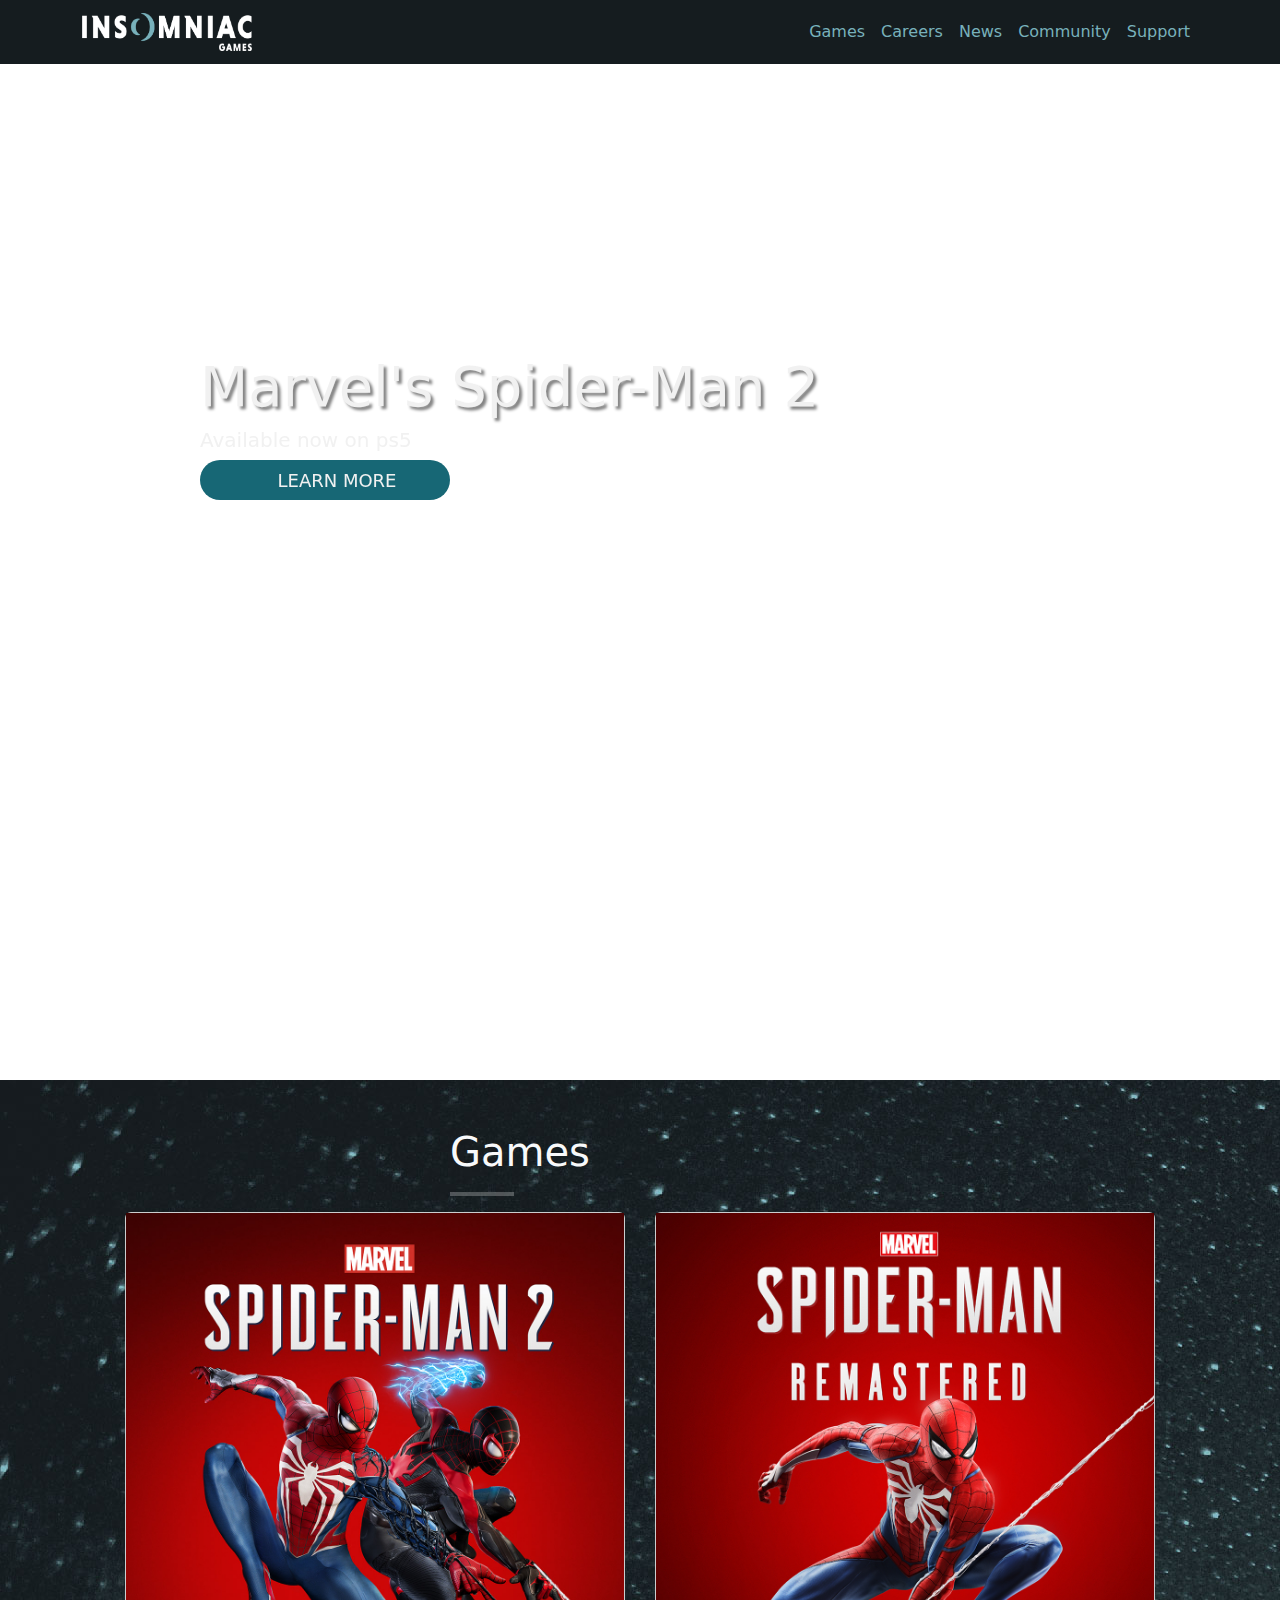
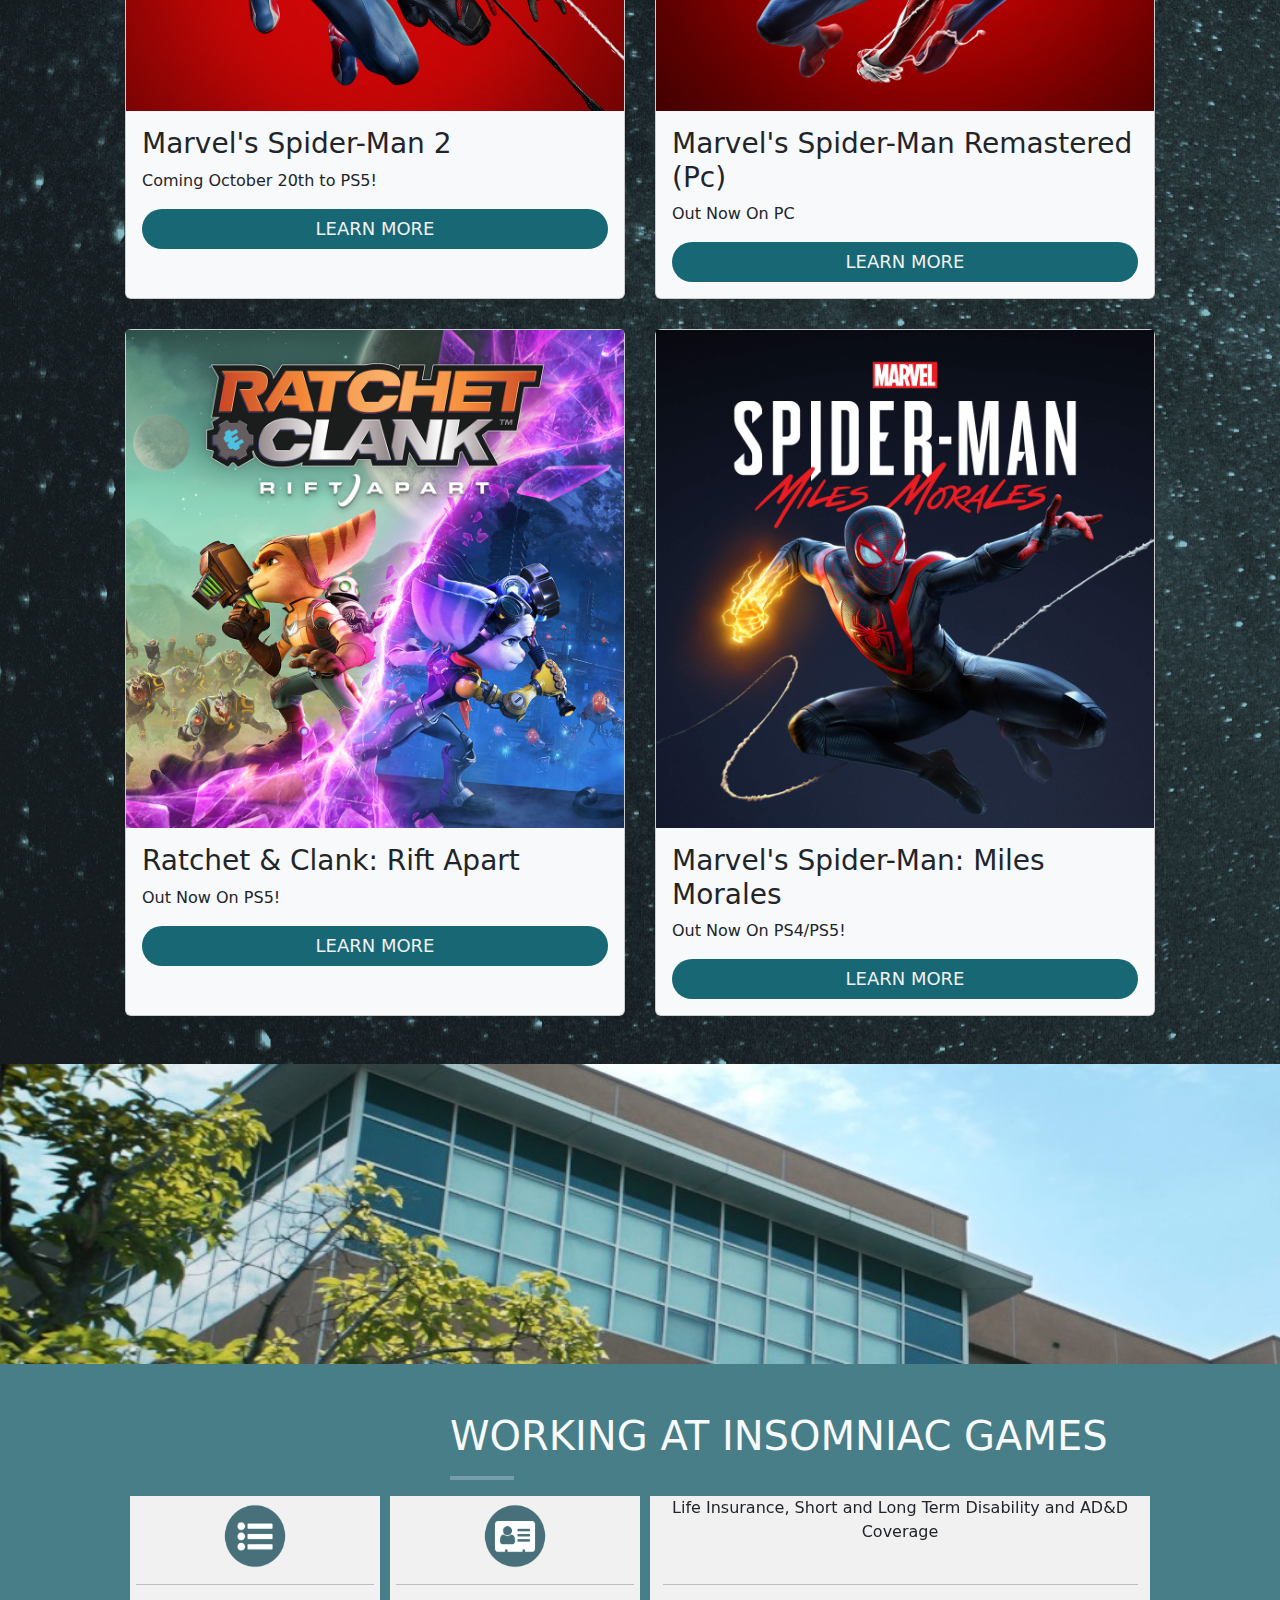
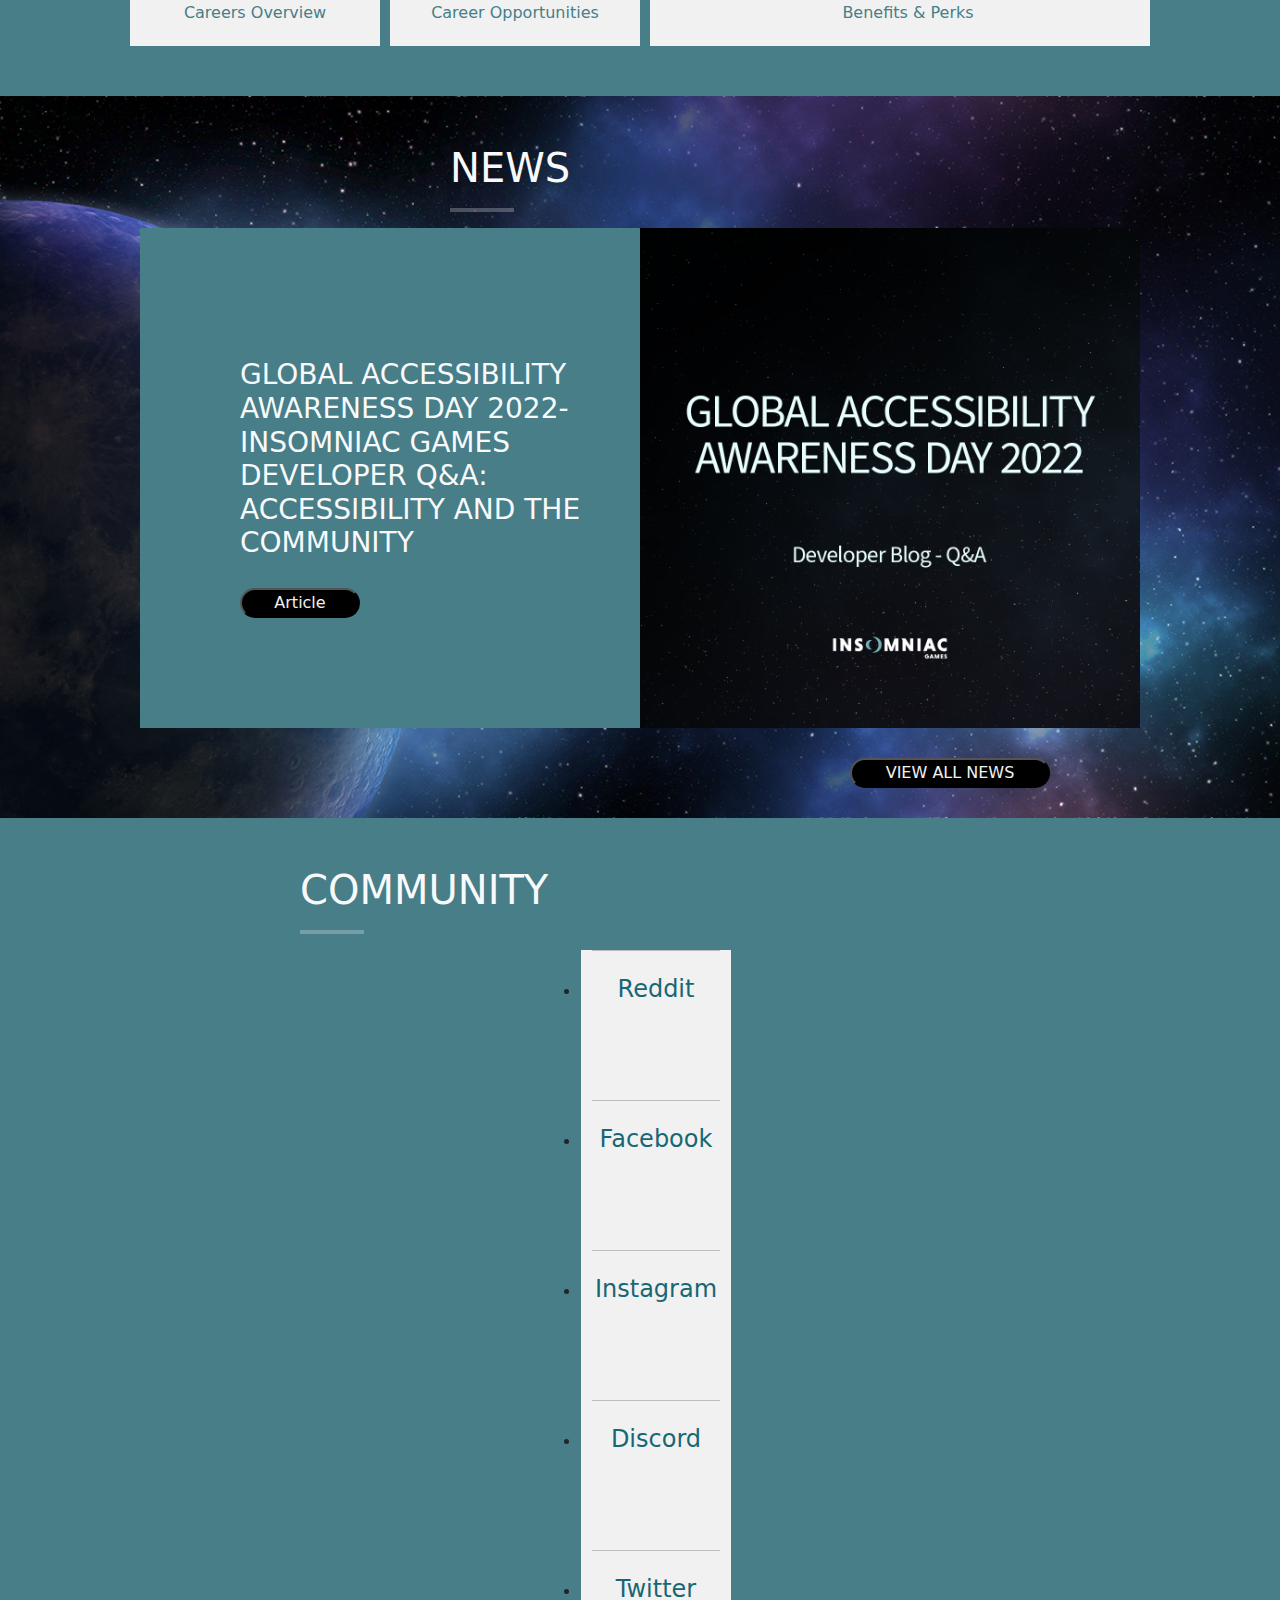
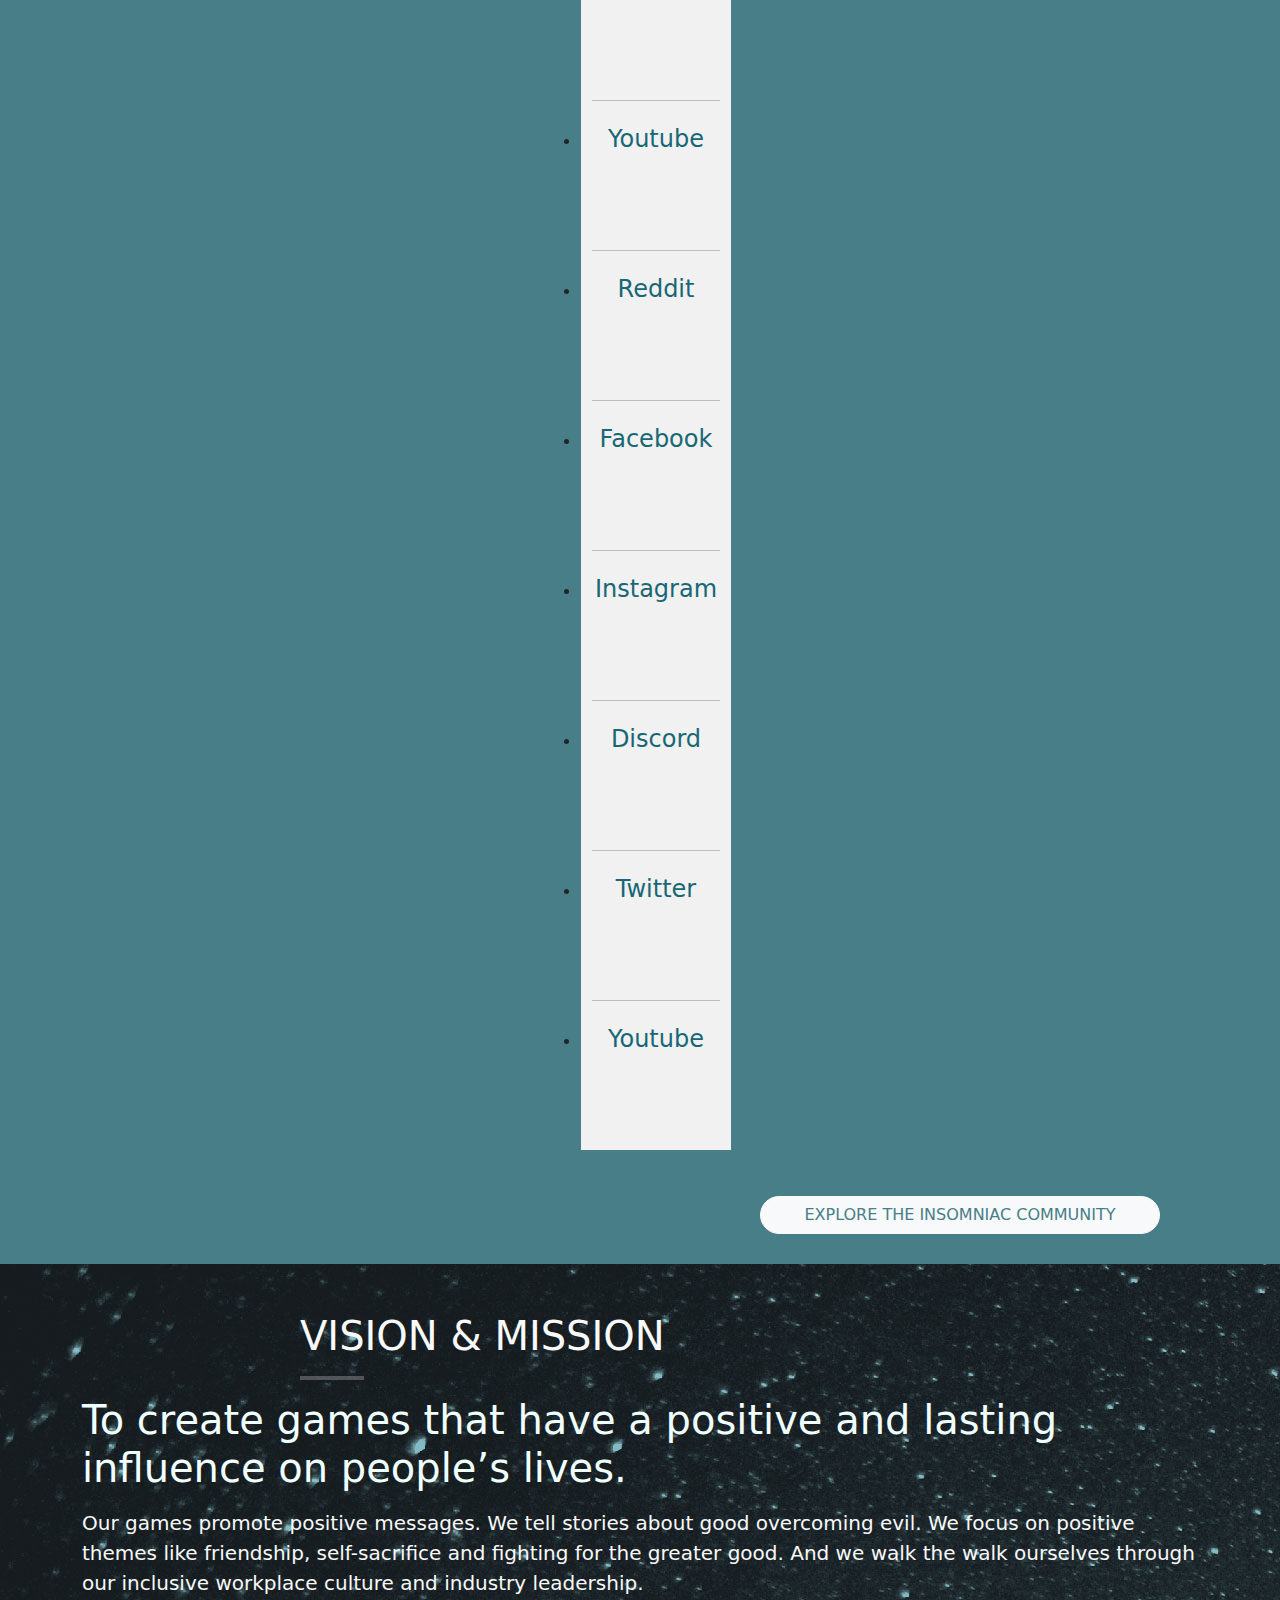
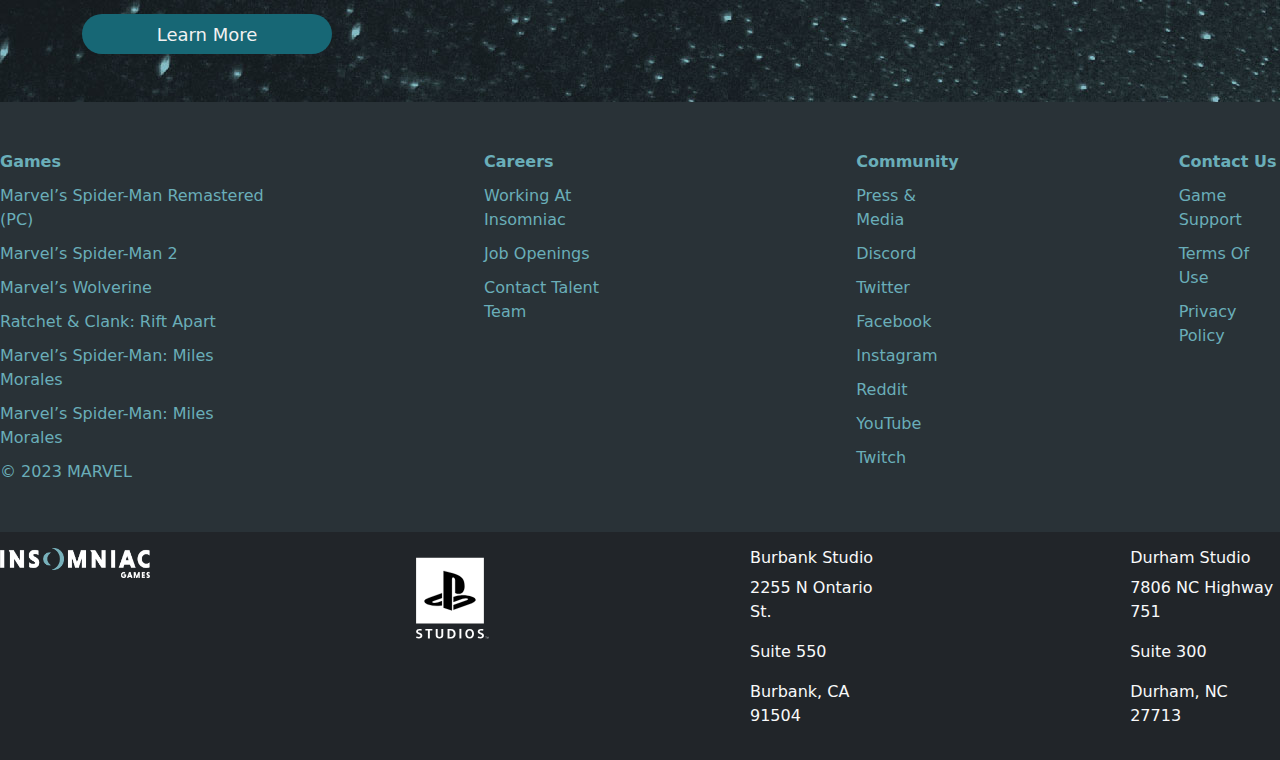
<file: index.html>
<!DOCTYPE html>
<html lang="en">
    <head>
        <meta charset="UTF-8">
        <meta name="viewport" content="width=device-width, initial-scale=1.0">
        <link rel="icon" type="image/x-icon" href="./Favicon/favicon.ico">
        <link rel="stylesheet" href="./css/insomniac.css">
        <link rel="stylesheet" href="https://cdnjs.cloudflare.com/ajax/libs/font-awesome/6.5.2/css/all.min.css" integrity="sha512-SnH5WK+bZxgPHs44uWIX+LLJAJ9/2PkPKZ5QiAj6Ta86w+fsb2TkcmfRyVX3pBnMFcV7oQPJkl9QevSCWr3W6A==" crossorigin="anonymous" referrerpolicy="no-referrer" />
        <link href="https://cdn.jsdelivr.net/npm/bootstrap@5.3.3/dist/css/bootstrap.min.css" rel="stylesheet" integrity="sha384-QWTKZyjpPEjISv5WaRU9OFeRpok6YctnYmDr5pNlyT2bRjXh0JMhjY6hW+ALEwIH" crossorigin="anonymous">
        <script src="https://cdn.jsdelivr.net/npm/bootstrap@5.3.3/dist/js/bootstrap.bundle.min.js" integrity="sha384-YvpcrYf0tY3lHB60NNkmXc5s9fDVZLESaAA55NDzOxhy9GkcIdslK1eN7N6jIeHz" crossorigin="anonymous"></script>
        <link type="text/css" rel="stylesheet" href="./css/lightslider.css" />                 
        <script src="https://cdnjs.cloudflare.com/ajax/libs/jquery/3.7.1/jquery.min.js" integrity="sha512-v2CJ7UaYy4JwqLDIrZUI/4hqeoQieOmAZNXBeQyjo21dadnwR+8ZaIJVT8EE2iyI61OV8e6M8PP2/4hpQINQ/g==" crossorigin="anonymous" referrerpolicy="no-referrer"></script>
        <script src="./js/lightslider.js"></script>
        <title>Insomniac Games</title>
    </head>
        <body>
            <div class="container-fluid m-0 navdiv  navnav">
                <nav class="navbar navbar-expand-lg">
                <div class="container">
                    <a class="navbar-brand" href="./index.html"><img src="./img/insomniac.png" width="170px" height="38px"></a>
                    <button class="navbar-toggler" type="button" data-bs-toggle="collapse" data-bs-target="#navbard" aria-controls="navbard" aria-expanded="false" aria-label="Toggle navigation">
                        <span class="navbar-toggler-icon"></span>
                    </button>
                    <div class="collapse navbar-collapse" id="navbard">
                        <ul class="navbar-nav ms-auto">
                        <li class="nav-item">
                            <a class="nav-link" style="color: #78b1bb;" aria-current="page" href="./Games.html">Games</a>
                        </li>
                        <li class="nav-item">
                            <a class="nav-link" style="color: #78b1bb;" href="Careers.html">Careers</a>
                        </li>
                        <li class="nav-item">
                            <a class="nav-link" style="color: #78b1bb;" href="news.html">News</a>
                        </li>
                        <li class="nav-item">
                            <a class="nav-link" style="color: #78b1bb;" href="community.html">Community</a>
                        </li>
                        <li class="nav-item">
                            <a class="nav-link" style="color: #78b1bb;" href="support.html" target="_blank">Support</a>
                        </li>
                        </ul>
                    </div>
                </div>
            </nav>
        </div>
        <div class="fluid-width-video-wrapper bg">
            <iframe class="video" width="560" height="315" src="https://www.youtube-nocookie.com/embed/F4quqy8hjIU?feature=oembed&controls=2&hd=1&autohide=0&autoplay=1&showinfo=0&modestbranding=1&mute=1&rel=0&allowfullscreen=1" title="YouTube video player" frameborder="0" allowfullscreen></iframe>
        </div>
        <div class="content">
            <h1 class="display-4 title"><b>Marvel's Spider-Man 2</b></h1>
            <h5>Available now on ps5</h5>
            <button id="button"><i class="fa-solid fa-chevron-right pe-4 fs-5"></i>LEARN MORE</button>
        </div>
        <div class="bg1 pb-5">
            <h1 class="games text-light pt-5 display-6">Games</h1>
            <hr class="hr">
            <div class="container cards">
                <div class="card  bg-light" style="width: 500px;">
                    <img src="./img/Spider-Man 2.jpg" alt="">
                    <div class="card-body">
                        <h4 class="card-title display-6 fs-3">Marvel's Spider-Man 2</h4>
                        <p class="card-text">Coming October 20th to PS5!</p>
                        <a href="" class="btn" id="cbutton" type="button">LEARN MORE</a>
                    </div>
                </div>
                <div class="card  bg-light" style="width: 500px;">
                    <img src="./img/Spider-Man Remastered.jpg" alt="">
                    <div class="card-body">
                        <h4 class="card-title display-6 fs-3">Marvel's Spider-Man Remastered (Pc)</h4>
                        <p class="card-text">Out Now On PC</p>
                        <a href="" class="btn" id="cbutton" type="button">LEARN MORE</a>
                    </div>
                </div>
                <div class="card  bg-light" style="width: 500px;">
                    <img src="./img/Ratchet & Clank.jpg" alt="">
                    <div class="card-body">
                        <h4 class="card-title display-6 fs-3">Ratchet & Clank: Rift Apart</h4>
                        <p class="card-text">Out Now On PS5!</p>
                        <a href="" class="btn" id="cbutton" type="button">LEARN MORE</a>
                    </div>
                </div>
                <div class="card  bg-light" style="width: 500px;">
                    <img src="./img/Spider-Man Miles Morales.jpg" alt="">
                    <div class="card-body">
                        <h4 class="card-title display-6 fs-3">Marvel's Spider-Man: Miles Morales</h4>
                        <p class="card-text">Out Now On PS4/PS5!</p>
                        <a href="" class="btn" id="cbutton" type="button">LEARN MORE</a>
                    </div>
                </div>
                
            </div>
        </div>
        
        <img src="./img/building-ext-2.jpg" alt="" width="1903px" height="300px">
        <div class="cont">
            <h1 class="games text-light pt-5  display-6">WORKING AT INSOMNIAC GAMES</h1>
            <hr class="hr">
            <div class="container d-flex justify-content-center dcont">
                <div class="done">
                    <img src="./img/icon_careers_overview.png" alt="" height="64px" width="64px" class="mt-2 mb-3">
                    <hr style="width: 95%; margin: auto;">
                    <p class="mt-3" style="color: #477e88;">Careers Overview</p>
                </div>
                <div class="dtwo">
                    <img src="./img/icon_job_openings.png" alt="" height="64px" width="64px" class="mt-2 mb-3">
                    <hr style="width: 95%; margin: auto;">
                    <p class="mt-3" style="color: #477e88;">Career Opportunities</p>
                </div>
                <div class="dthree">
                    <div style="height: 50px;">
                        <div id="demo" class="carousel slide" data-bs-ride="carousel">
                            <div class="carousel-inner">
                                <div class="carousel-item active">
                                    <p>Life Insurance, Short and Long Term Disability and AD&D Coverage</p>
                                </div>
                                <div class="carousel-item ">
                                    <p>Paid vacation, holiday office closures, conference and sick days</p>
                                </div>
                                <div class="carousel-item ">
                                    <p>Company Events (Happy Hour, Food Trucks, Movie Day, Monthly Birthday Celebrations)</p>
                                </div>
                            </div>
                        </div>
                        <button class="carousel-control-prev" data-bs-target="#demo" data-bs-slide="prev">
                            <span class="carousel-control-prev-icon"></span>
                        </button>
                        <button class="carousel-control-next" data-bs-target="#demo" data-bs-slide="next">
                            <span class="carousel-control-next-icon"></span>
                        </button>
                    </div>

                    <div style="padding-top: 38px;">
                        <hr  style="width: 95%; margin: auto;">
                    </div>
                    <div class="blink pt-3">
                        <a href="#" style="color: #477e88;" class="lin"><i class="fa-solid fa-arrow-up pe-3"></i>Benefits & Perks</a>
                    </div>
                </div>
            </div>
        </div>
        <div class="bgnews">
            <div>
                <h1 class="games text-light pt-5 display-6">NEWS</h1>
                <hr class="hr">
            </div>
            <div class="d-flex justify-content-center news">
                <div style="width: 500px; height: 500px; background-color: #477e88;">
                    <h3 class="text-light hh">GLOBAL ACCESSIBILITY AWARENESS DAY 2022-INSOMNIAC GAMES DEVELOPER Q&A: ACCESSIBILITY AND THE COMMUNITY</h3>
                    <button class="rounded-5 article">Article</button>
                </div>
                <div style="width: 500px; height: 500px;">
                    <img src="./img/news1.webp" width="500px" height="500px">
                </div>
            </div>
            <button class="button rounded-5">VIEW ALL NEWS</button>
        </div>
        <div style="background-color: #477e88;">
            <h1 class="games2 text-light pt-5 display-6">COMMUNITY</h1>
            <hr class="hr2">
            <div class="d-flex justify-content-center container">
                <ul id="lightSlider">
                    <li>
                        <div class="sm">
                            <i class="fa-brands fa-reddit smi"></i>
                            <hr style="width: 85%; margin: auto;">
                            <p class="smi">Reddit</p>
                        </div>
                    </li>
                    <li>
                        <div class="sm">
                            <i class="fa-brands fa-facebook smi"></i>
                            <hr style="width: 85%; margin: auto;">
                            <p class="smi">Facebook</p>
                        </div>
                    </li>
                    <li>
                        <div class="sm">
                            <i class="fa-brands fa-instagram smi"></i>
                            <hr style="width: 85%; margin: auto;">
                            <p class="smi">Instagram</p>
                        </div>
                    </li>
                    <li>
                        <div class="sm">
                            <i class="fa-brands fa-discord smi"></i>
                            <hr style="width: 85%; margin: auto;">
                            <p class="smi">Discord</p>
                        </div>
                    </li>
                    <li>
                        <div class="sm">
                            <i class="fa-brands fa-twitter smi"></i>
                            <hr style="width: 85%; margin: auto;">
                            <p class="smi">Twitter</p>
                        </div>
                    </li>
                    <li>
                        <div class="sm">
                            <i class="fa-brands fa-youtube smi"></i>
                            <hr style="width: 85%; margin: auto;">
                            <p class="smi">Youtube</p>
                        </div>
                    </li>
                    <li>
                        <div class="sm">
                            <i class="fa-brands fa-reddit smi"></i>
                            <hr style="width: 85%; margin: auto;">
                            <p class="smi">Reddit</p>
                        </div>
                    </li>
                    <li>
                        <div class="sm">
                            <i class="fa-brands fa-facebook smi"></i>
                            <hr style="width: 85%; margin: auto;">
                            <p class="smi">Facebook</p>
                        </div>
                    </li>
                    <li>
                        <div class="sm">
                            <i class="fa-brands fa-instagram smi"></i>
                            <hr style="width: 85%; margin: auto;">
                            <p class="smi">Instagram</p>
                        </div>
                    </li>
                    <li>
                        <div class="sm">
                            <i class="fa-brands fa-discord smi"></i>
                            <hr style="width: 85%; margin: auto;">
                            <p class="smi">Discord</p>
                        </div>
                    </li>
                    <li>
                        <div class="sm">
                            <i class="fa-brands fa-twitter smi"></i>
                            <hr style="width: 85%; margin: auto;">
                            <p class="smi">Twitter</p>
                        </div>
                    </li>
                    <li>
                        <div class="sm">
                            <i class="fa-brands fa-youtube smi"></i>
                            <hr style="width: 85%; margin: auto;">
                            <p class="smi">Youtube</p>
                        </div>
                    </li>
                </ul>
            </div>
            <button class="btn btn-light rounded-5 button2" style="color: #477e88;">EXPLORE THE INSOMNIAC COMMUNITY</button>
        </div>
        <div class="bg1">
            <h1 class="games2 text-light pt-5 display-6">VISION & MISSION</h1>
            <hr class="hr2">
            <div class="container">
                <p class="display-6" style="color: azure;">To create games that have a positive and lasting influence on people’s lives.</p>
                <p class="text-light" style="font-size: 20px;">Our games promote positive messages. We tell stories about good overcoming evil. We focus on positive themes like friendship, self-sacrifice and fighting for the greater good. And we walk the walk ourselves through our inclusive workplace culture and industry leadership.</p>
                <button id="button" class="mb-5">Learn More</button>
            </div>
        </div>
        <div style="background-color: #293237;" class="d-flex justify-content-center dfoot pt-5 pb-5">
            <div class="d-flex flex-column">
                <a class="foot foothead" href="">Games</a>
                <a class="foot" href="">Marvel’s Spider-Man Remastered (PC)</a>
                <a class="foot" href="">Marvel’s Spider-Man 2</a>
                <a class="foot" href="">Marvel’s Wolverine</a>
                <a class="foot" href="">Ratchet & Clank: Rift Apart</a>
                <a class="foot" href="">Marvel’s Spider-Man: Miles Morales</a>
                <a class="foot" href="">Marvel’s Spider-Man: Miles Morales</a>
                <a class="foot" href="">&copy; 2023 MARVEL</a>
            </div>
            <div class="d-flex flex-column">
                <a href="" class="foot foothead">Careers</a>
                <a href="" class="foot">Working At Insomniac</a>
                <a href="" class="foot">Job Openings</a>
                <a href="" class="foot">Contact Talent Team</a>
            </div>
            <div class="d-flex flex-column">
                <a href="" class="foot foothead">Community</a>
                <a href="" class="foot">Press & Media</a>
                <a href="" class="foot">Discord</a>
                <a href="" class="foot">Twitter</a>
                <a href="" class="foot">Facebook</a>
                <a href="" class="foot">Instagram</a>
                <a href="" class="foot">Reddit</a>
                <a href="" class="foot">YouTube</a>
                <a href="" class="foot">Twitch</a>
            </div>
            <div class="d-flex flex-column">
                <a href="" class="foot foothead">Contact Us</a>
                <a href="" class="foot">Game Support</a>
                <a href="" class="foot">Terms Of Use</a>
                <a href="" class="foot">Privacy Policy</a>
            </div>
        </div>
        <div class="bg-dark d-flex justify-content-center dfoot2 pt-3 pb-3">
            <div>
                <img src="./img/insomniac.png" alt="" width="150px" height="30px">
            </div>
            <div>
                <img src="./img/PS_Studios_footer.svg" alt="" width="100px" height="100px">
            </div>
            <div>
                <h6 class="text-light">Burbank Studio</h6>
                <p class="text-light">2255 N Ontario St.</p>
                <p class="text-light">Suite 550</p>
                <p class="text-light">Burbank, CA 91504</p>
            </div>
            <div>
                <h6 class="text-light">Durham Studio</h6>
                <p class="text-light">7806 NC Highway 751</p>
                <p class="text-light">Suite 300</p>
                <p class="text-light">Durham, NC 27713</p>
            </div>
        </div>
        <script src="./js/insomniac.js"></script>
    </body>
</html>
</file>
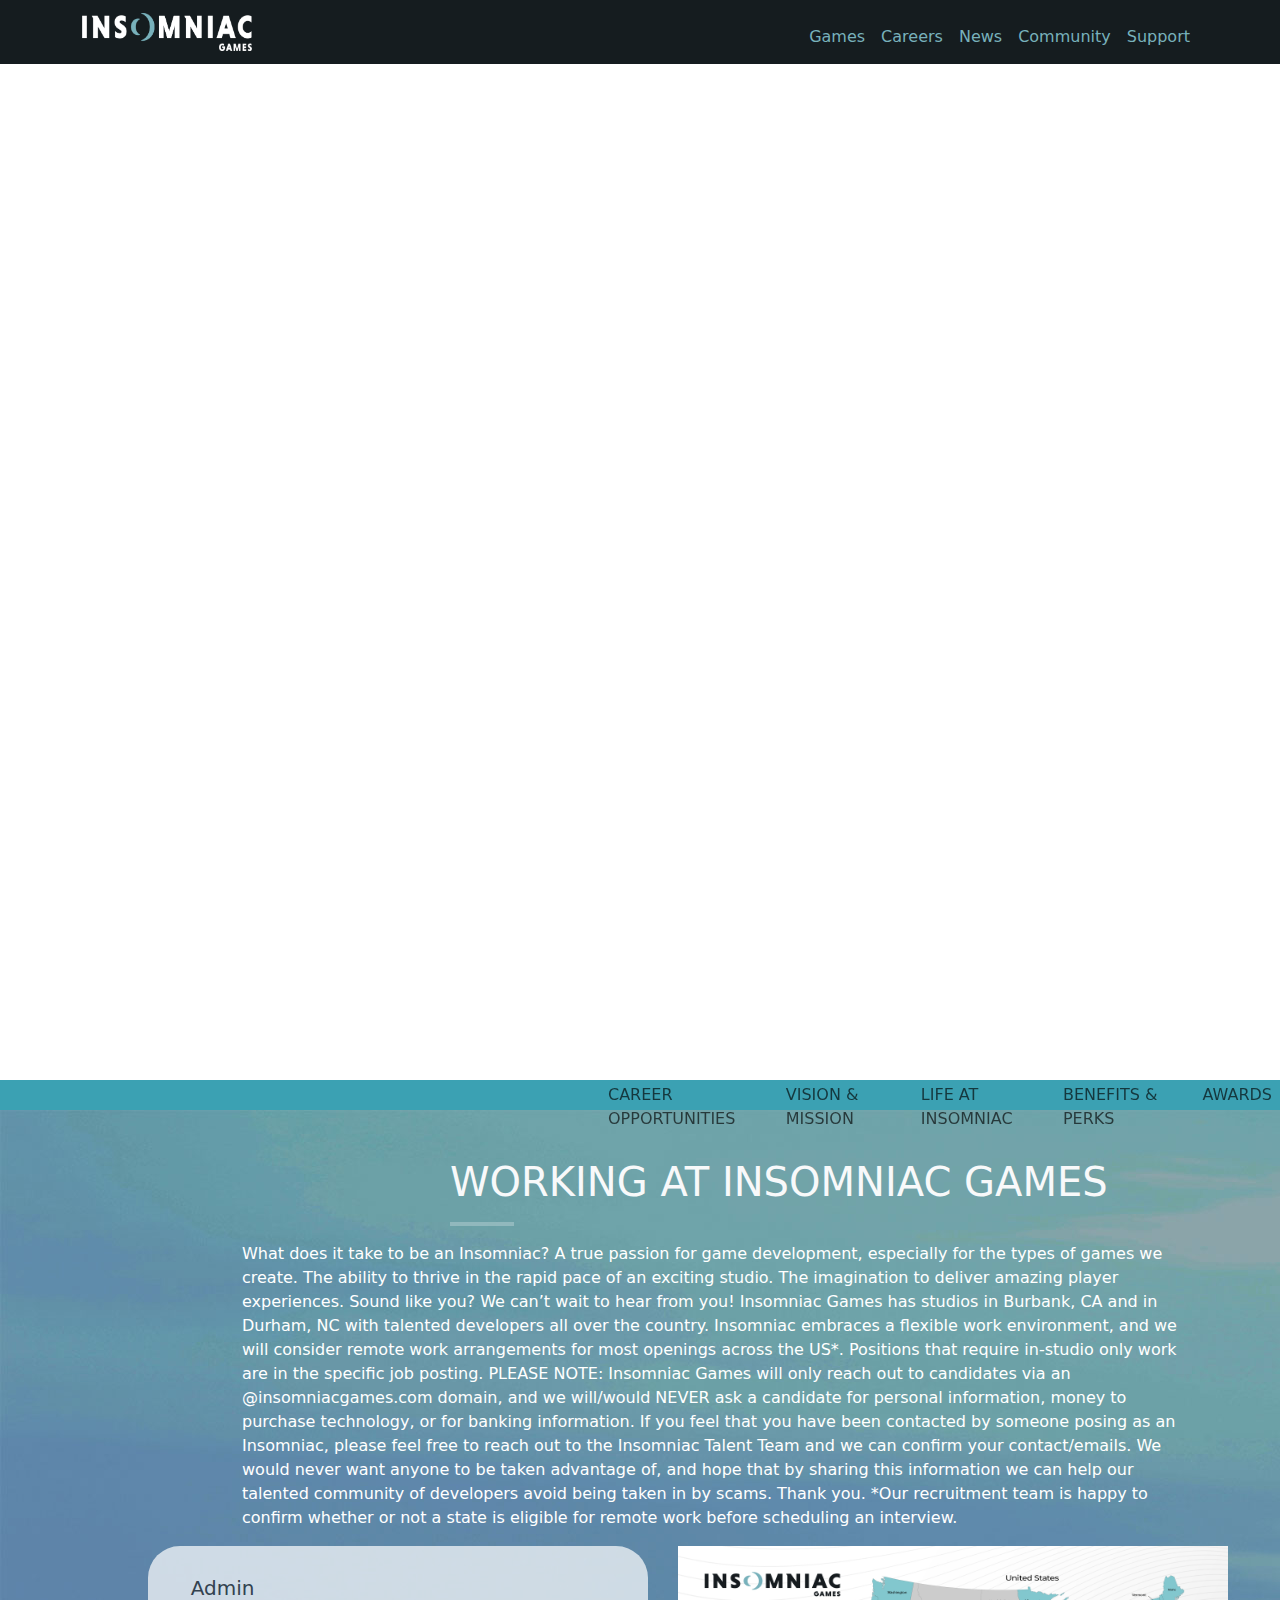
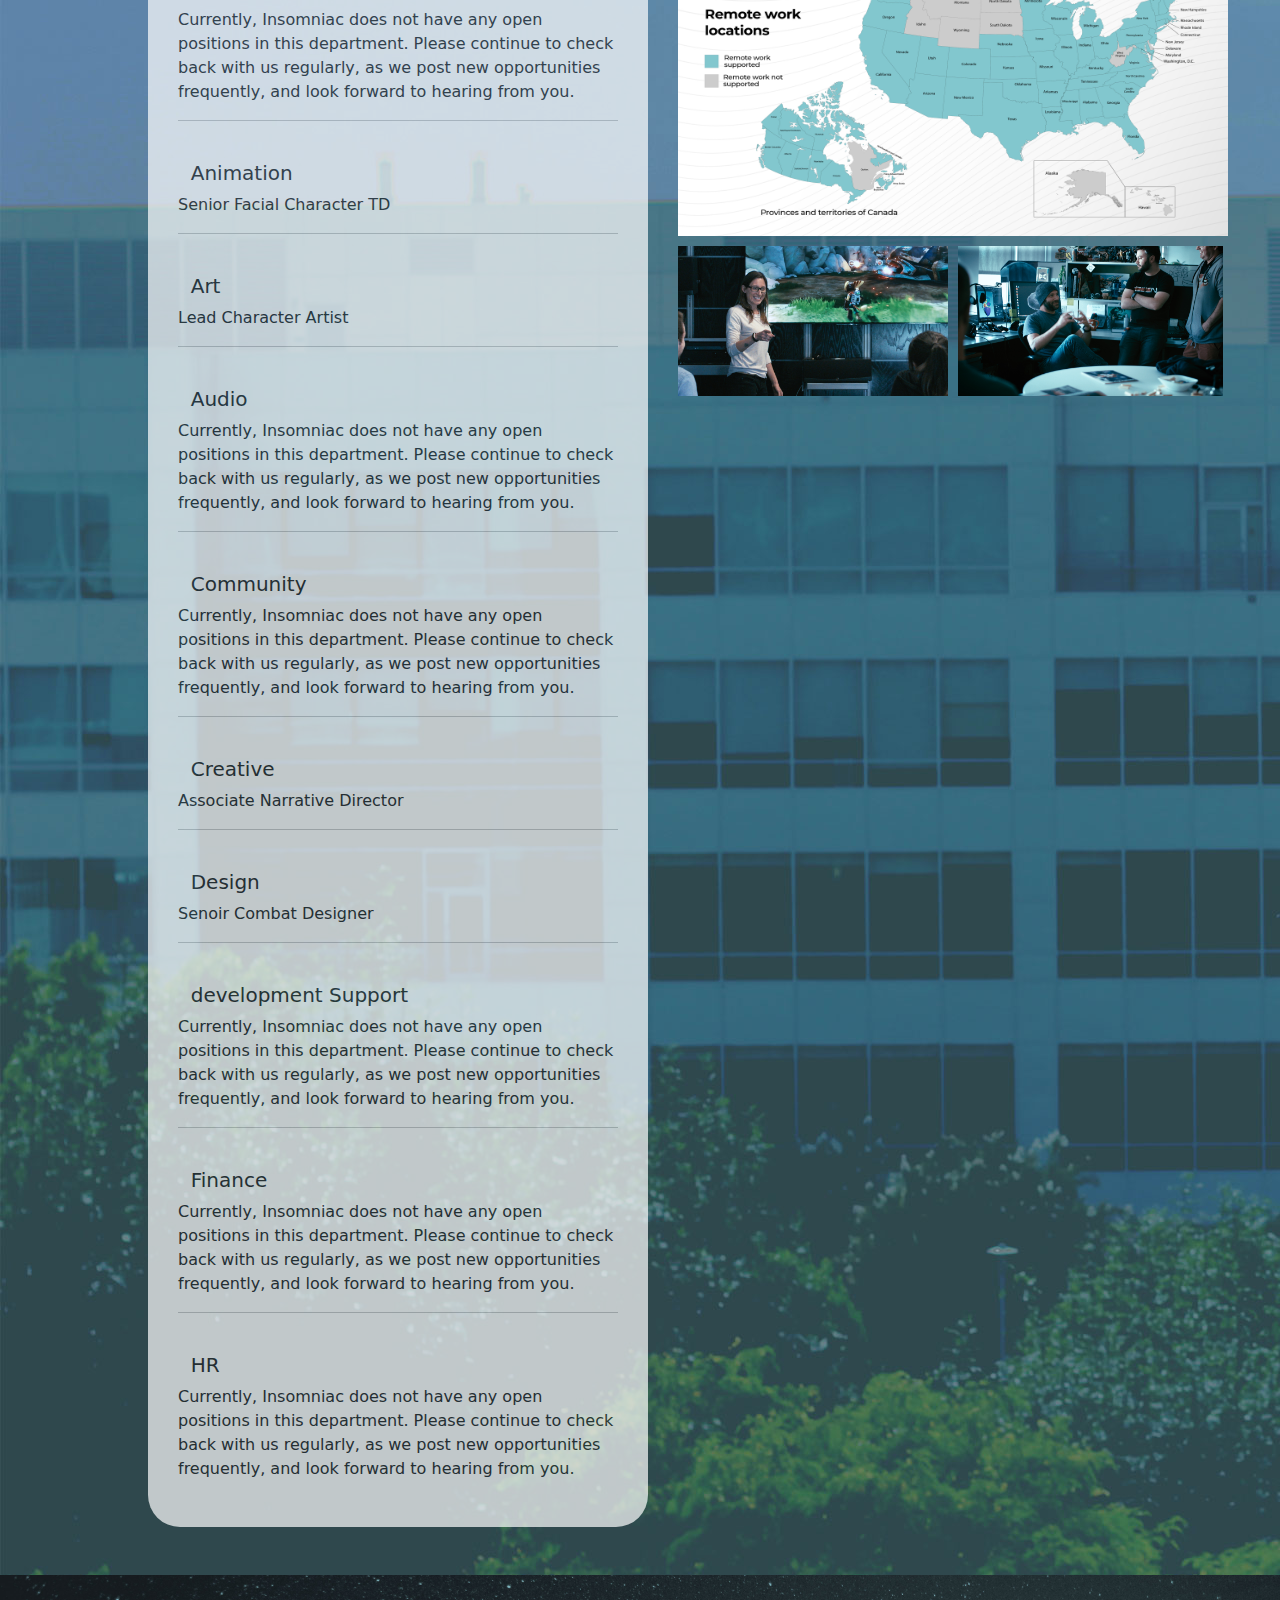
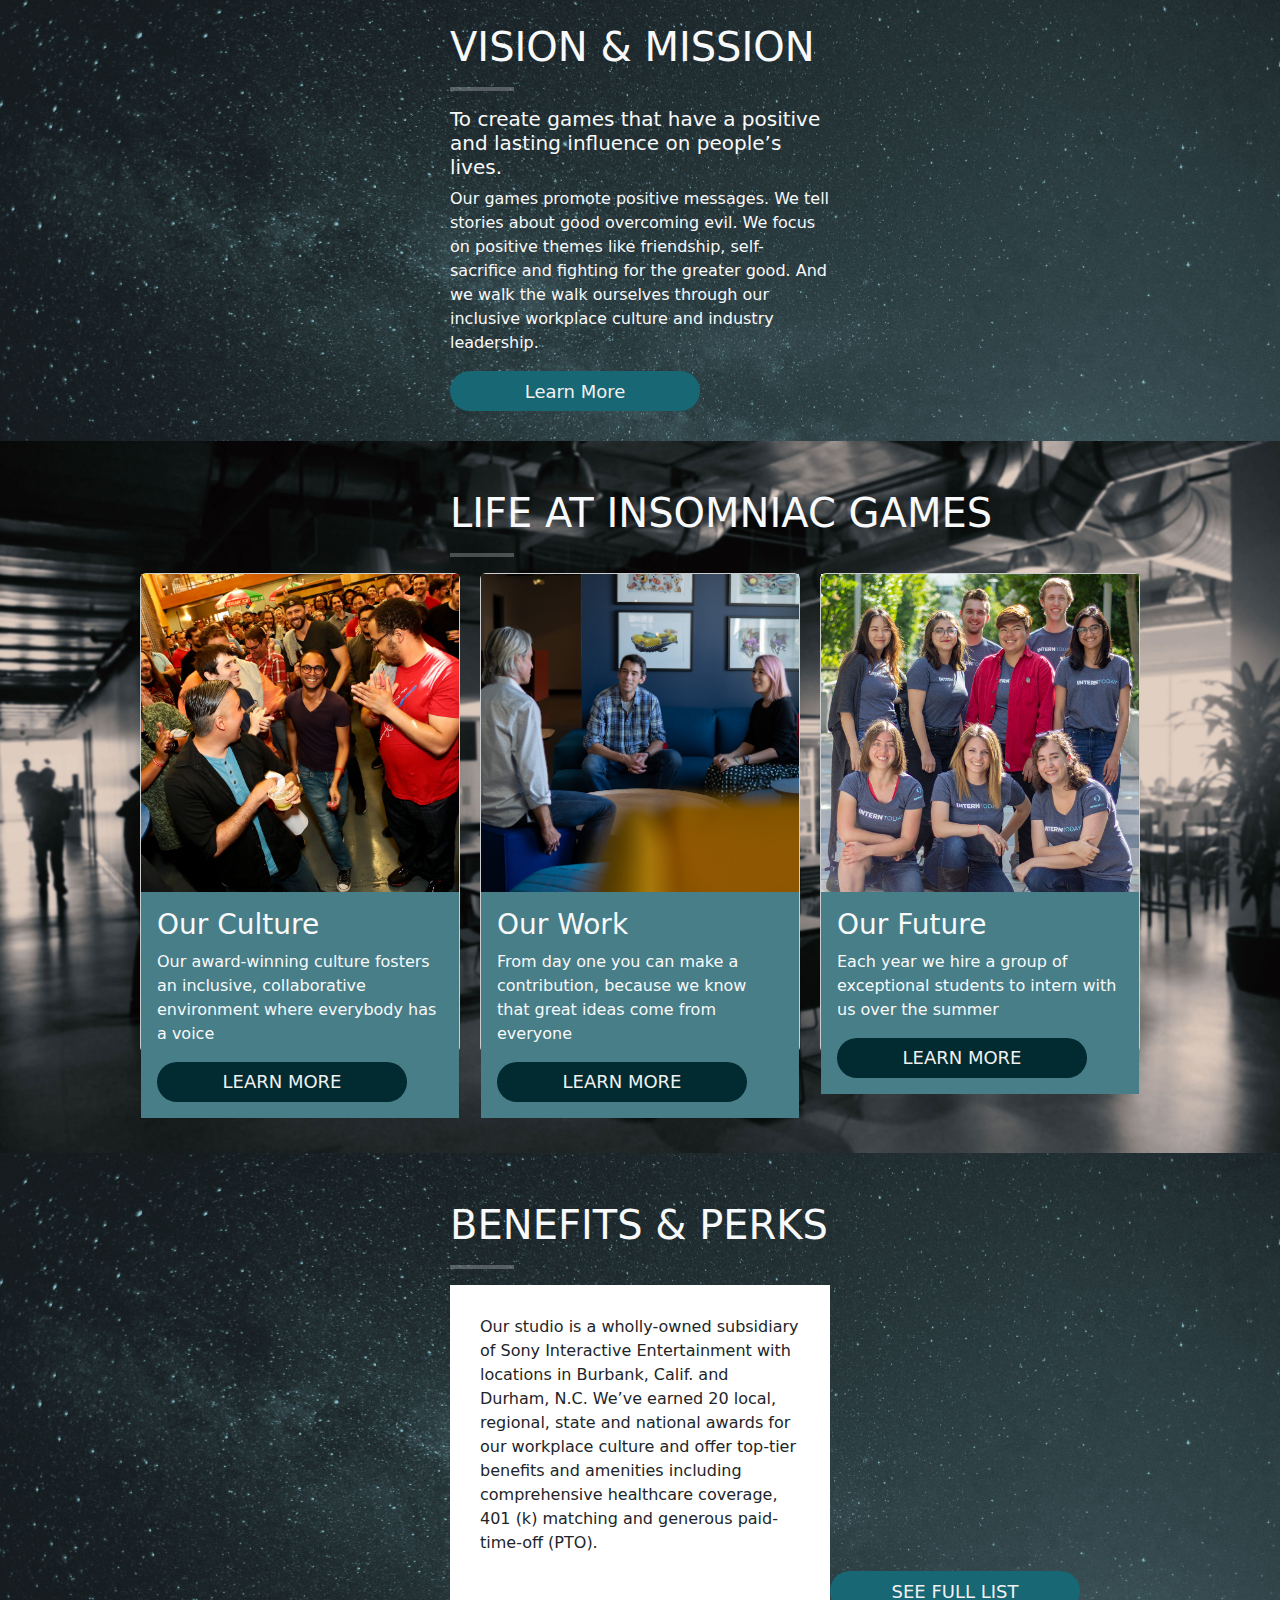
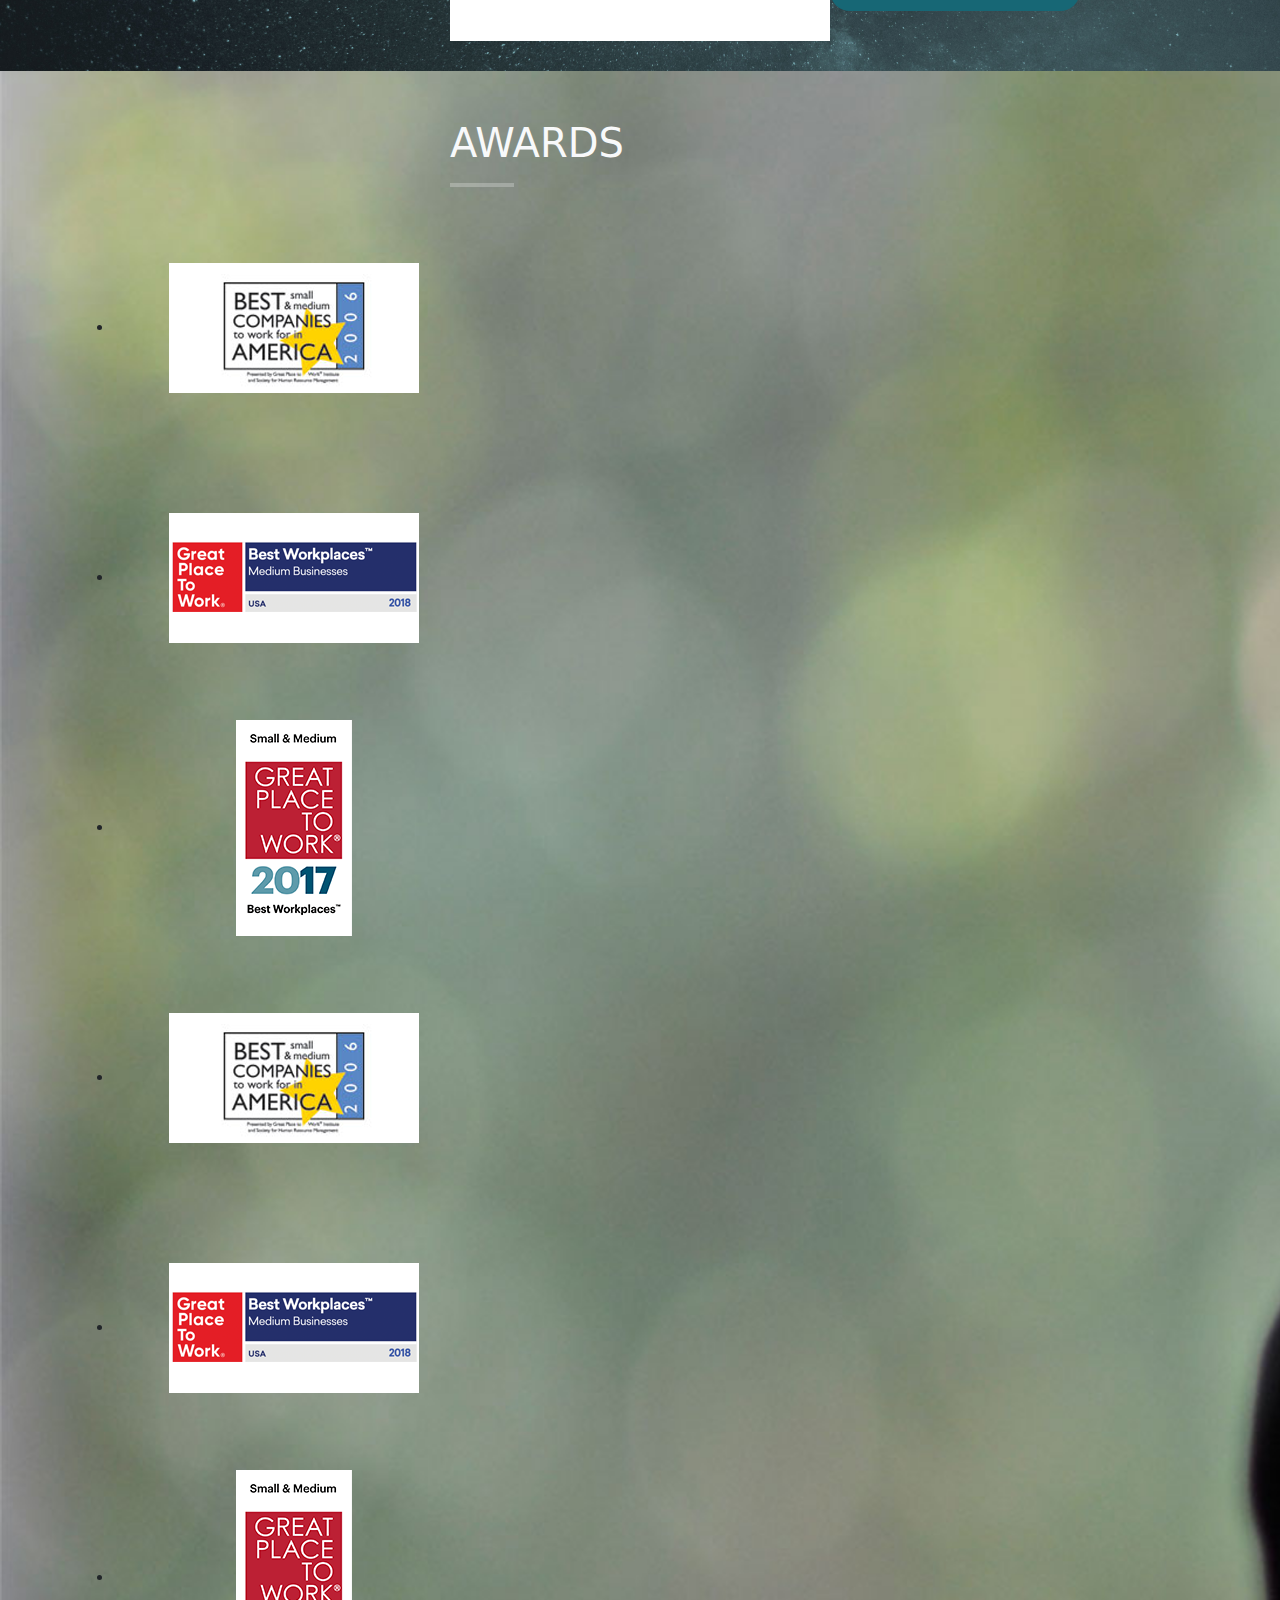
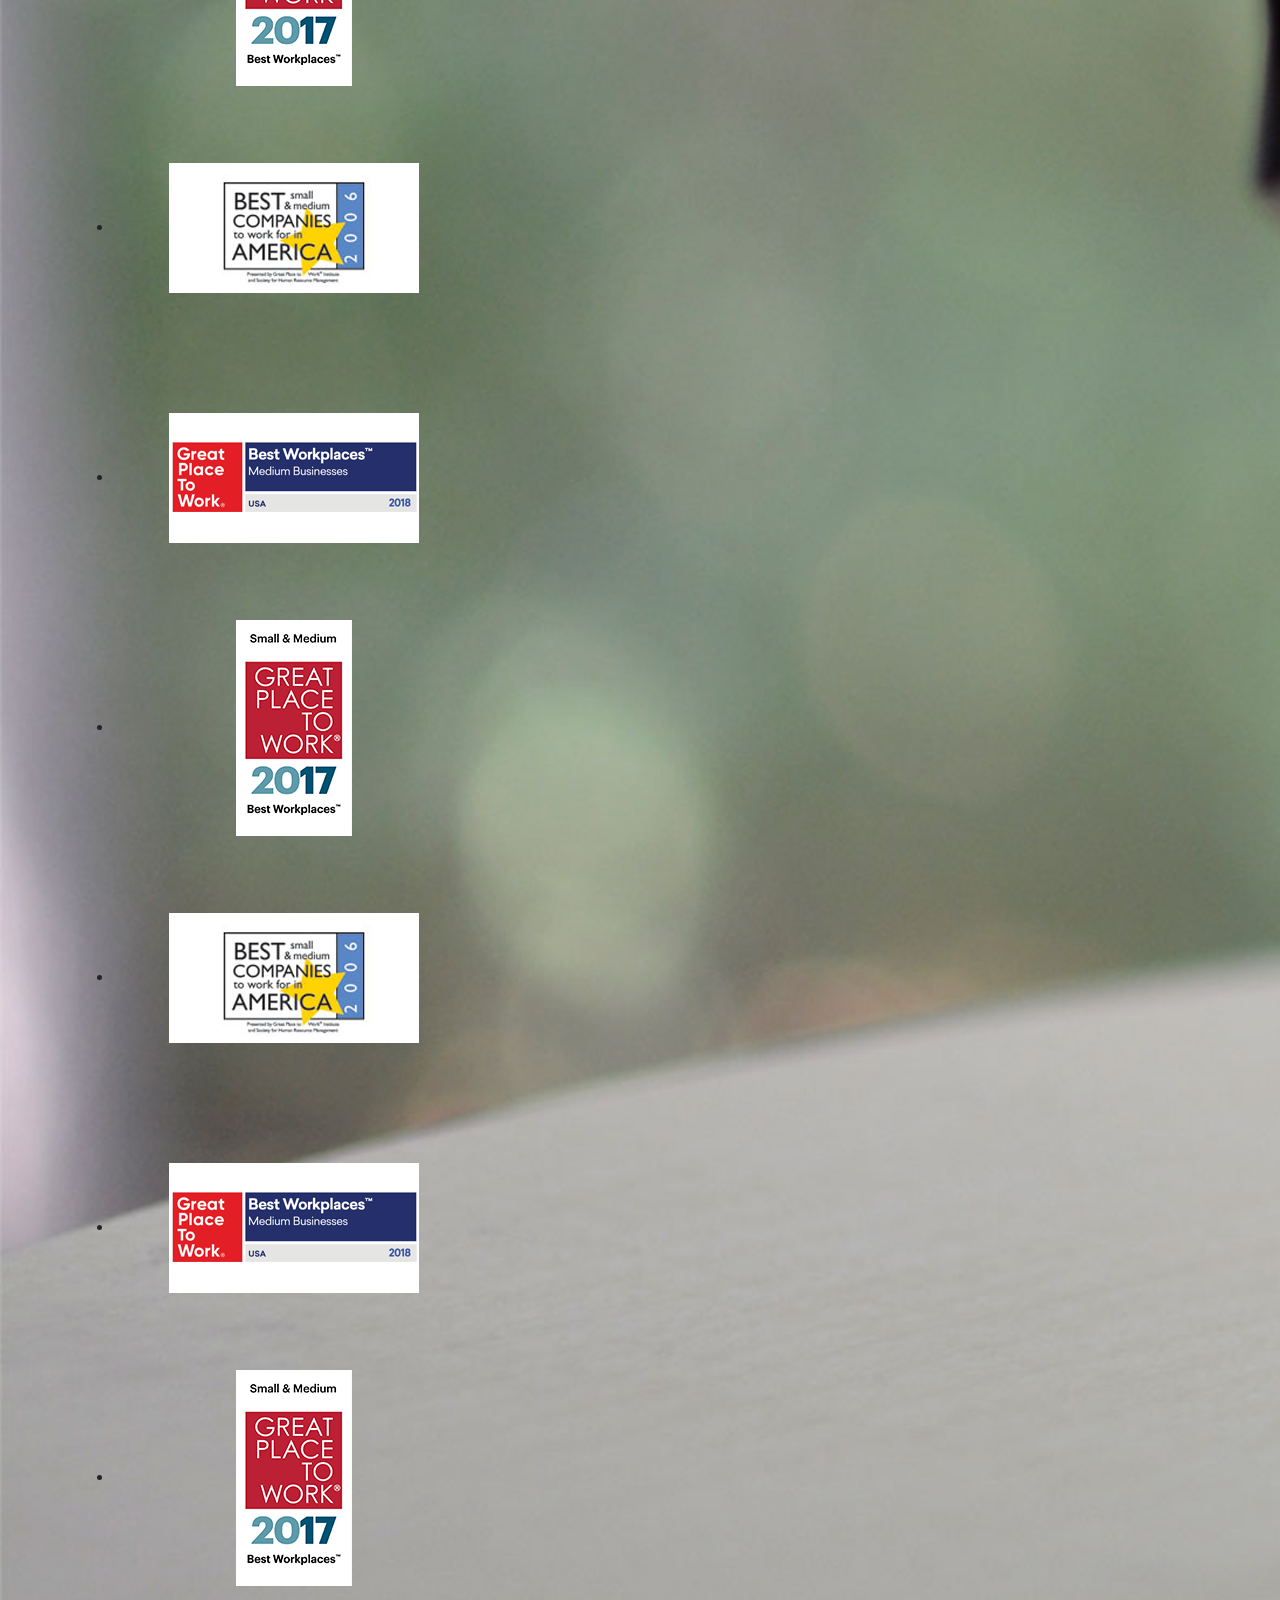
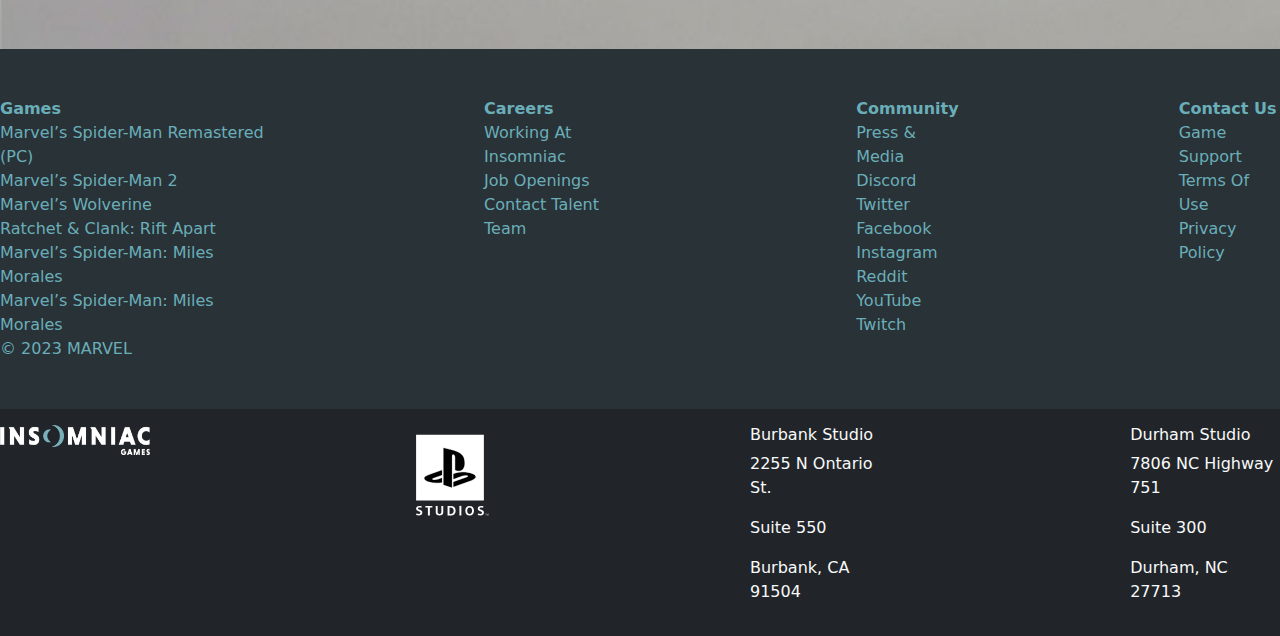
<file: Careers.html>
<!DOCTYPE html>
<html lang="en">
    <head>
        <meta charset="UTF-8">
        <meta name="viewport" content="width=device-width, initial-scale=1.0">
        <link rel="icon" type="image/x-icon" href="./Favicon/favicon.ico">
        <link rel="stylesheet" href="./css/careers.css">
        <link rel="stylesheet" href="https://cdnjs.cloudflare.com/ajax/libs/font-awesome/6.5.2/css/all.min.css" integrity="sha512-SnH5WK+bZxgPHs44uWIX+LLJAJ9/2PkPKZ5QiAj6Ta86w+fsb2TkcmfRyVX3pBnMFcV7oQPJkl9QevSCWr3W6A==" crossorigin="anonymous" referrerpolicy="no-referrer" />
        <link href="https://cdn.jsdelivr.net/npm/bootstrap@5.3.3/dist/css/bootstrap.min.css" rel="stylesheet" integrity="sha384-QWTKZyjpPEjISv5WaRU9OFeRpok6YctnYmDr5pNlyT2bRjXh0JMhjY6hW+ALEwIH" crossorigin="anonymous">
        <script src="https://cdn.jsdelivr.net/npm/bootstrap@5.3.3/dist/js/bootstrap.bundle.min.js" integrity="sha384-YvpcrYf0tY3lHB60NNkmXc5s9fDVZLESaAA55NDzOxhy9GkcIdslK1eN7N6jIeHz" crossorigin="anonymous"></script>
        <link type="text/css" rel="stylesheet" href="./css/lightslider.css" />                 
        <script src="https://cdnjs.cloudflare.com/ajax/libs/jquery/3.7.1/jquery.min.js" integrity="sha512-v2CJ7UaYy4JwqLDIrZUI/4hqeoQieOmAZNXBeQyjo21dadnwR+8ZaIJVT8EE2iyI61OV8e6M8PP2/4hpQINQ/g==" crossorigin="anonymous" referrerpolicy="no-referrer"></script>
        <script src="./js/lightslider.js"></script>
        <title>Careers | Insomniac Games</title>
    </head>
        <body data-bs-spy="scroll" data-bs-target="navbar" data-bs-offset="50">
            <div class="container-fluid m-0 navdiv  navnav">
                <nav class="navbar navbar-expand-lg">
                <div class="container">
                    <a class="navbar-brand" href="./index.html"><img src="./img/insomniac.png" width="170px" height="38px"></a>
                    <button class="navbar-toggler" type="button" data-bs-toggle="collapse" data-bs-target="#navbard" aria-controls="navbard" aria-expanded="false" aria-label="Toggle navigation">
                        <span class="navbar-toggler-icon"></span>
                    </button>
                    <div class="collapse navbar-collapse" id="navbard">
                        <ul class="navbar-nav ms-auto">
                        <li class="nav-item">
                            <a class="nav-link" style="color: #78b1bb;" aria-current="page" href="./Games.html">Games</a>
                        </li>
                        <li class="nav-item">
                            <a class="nav-link" style="color: #78b1bb;" href="./Careers.html">Careers</a>
                        </li>
                        <li class="nav-item">
                            <a class="nav-link" style="color: #78b1bb;" href="news.html">News</a>
                        </li>
                        <li class="nav-item">
                            <a class="nav-link" style="color: #78b1bb;" href="community.html">Community</a>
                        </li>
                        <li class="nav-item">
                            <a class="nav-link" style="color: #78b1bb;" href="support.html" target="_blank">Support</a>
                        </li>
                        </ul>
                    </div>
                </div>
            </nav>
        </div>
        <div class="fluid-width-video-wrapper bg">
            <iframe class="video" width="560" height="315" src="https://www.youtube.com/embed/tlgCHyBbQBM?si=jWBtAo3An2GrJEjx&autoplay=1&mute=1&controls=2"></iframe>
        </div>
        <div style="background-color: #3ba1b3;" class="navd">
            <nav class="navbar navbar-expand-lg nav2">
                <div>
                    <ul class="navbar-nav" style="height: 30px; margin-bottom: 10px;">
                        <li class="navbar-item" style="height: 30px;">
                            <a href="#sec1" class="nav-link">CAREER OPPORTUNITIES</a>
                        </li>
                        <li class="navbar-item" style="height: 30px;">
                            <a href="#sec2" class="nav-link">VISION & MISSION</a>
                        </li>
                        <li class="navbar-item" style="height: 30px;">
                            <a href="#sec3" class="nav-link">LIFE AT INSOMNIAC</a>
                        </li>
                        <li class="navbar-item" style="height: 30px;">
                            <a href="#sec4" class="nav-link">BENEFITS & PERKS</a>
                        </li>
                        <li class="navbar-item" style="height: 30px;">
                            <a href="#sec5" class="nav-link">AWARDS</a>
                        </li>
                    </ul>
                </div>
            </nav>
        </div>
        <div id="sec1" style="background: url(/img/JobOpenings_Background-1.jpg);">
            <h1 class="games text-light pt-5  display-6">WORKING AT INSOMNIAC GAMES</h1>
            <hr class="hr">
            <div class="container">
                <p class="p1">What does it take to be an Insomniac? A true passion for game development, especially for the types of games we create. The ability to thrive in the rapid pace of an exciting studio. The imagination to deliver amazing player experiences. Sound like you? We can’t wait to hear from you!
                    Insomniac Games has studios in Burbank, CA and in Durham, NC with talented developers all over the country. Insomniac embraces a flexible work environment, and we will consider remote work arrangements for most openings across the US*. Positions that require in-studio only work are in the specific job posting.                
                    PLEASE NOTE: Insomniac Games will only reach out to candidates via an @insomniacgames.com domain, and we will/would NEVER ask a candidate for personal information, money to purchase technology, or for banking information. If you feel that you have been contacted by someone posing as an Insomniac, please feel free to reach out to the Insomniac Talent Team and we can confirm your contact/emails. We would never want anyone to be taken advantage of, and hope that by sharing this information we can help our talented community of developers avoid being taken in by scams. Thank you.                *Our recruitment team is happy to confirm whether or not a state is eligible for remote work before scheduling an interview.
                </p>
            </div>
            <div class="d-flex justify-content-center ms-5 pb-5" style="gap: 30px;"> 
                <div class="slide rounded-5 ms-5">
                    <div class="h5" id="flip"><i class="fa-solid fa-caret-right" id="ar"></i>&nbsp;&nbsp;Admin</div>
                    <p id="panel">Currently, Insomniac does not have any open positions in this department. Please continue to check back with us regularly, as we post new opportunities frequently, and look forward to hearing from you.</p>
                    <hr>
                    <br>
                    <div class="h5" id="flip1"><i class="fa-solid fa-caret-right" id="ar1"></i>&nbsp;&nbsp;Animation</div>
                    <p id="panel1">Senior Facial Character TD</p>
                    <hr>
                    <br>
                    <div class="h5" id="flip2"><i class="fa-solid fa-caret-right" id="ar2"></i>&nbsp;&nbsp;Art</div>
                    <p id="panel2">Lead Character Artist</p>
                    <hr>
                    <br>
                    <div class="h5" id="flip3"><i class="fa-solid fa-caret-right" id="ar3"></i>&nbsp;&nbsp;Audio</div>
                    <p id="panel3">Currently, Insomniac does not have any open positions in this department. Please continue to check back with us regularly, as we post new opportunities frequently, and look forward to hearing from you.</p>
                    <hr>
                    <br>
                    <div class="h5" id="flip4"><i class="fa-solid fa-caret-right" id="ar4"></i>&nbsp;&nbsp;Community</div>
                    <p id="panel4">Currently, Insomniac does not have any open positions in this department. Please continue to check back with us regularly, as we post new opportunities frequently, and look forward to hearing from you.</p>
                    <hr>
                    <br>
                    <div class="h5" id="flip5"><i class="fa-solid fa-caret-right" id="ar5"></i>&nbsp;&nbsp;Creative</div>
                    <p id="panel5">Associate Narrative Director</p>
                    <hr>
                    <br>
                    <div class="h5" id="flip6"><i class="fa-solid fa-caret-right" id="ar6"></i>&nbsp;&nbsp;Design</div>
                    <p id="panel6">Senoir Combat Designer</p>
                    <hr>
                    <br>
                    <div class="h5" id="flip7"><i class="fa-solid fa-caret-right" id="ar7"></i>&nbsp;&nbsp;development Support</div>
                    <p id="panel7">Currently, Insomniac does not have any open positions in this department. Please continue to check back with us regularly, as we post new opportunities frequently, and look forward to hearing from you.</p>
                    <hr>
                    <br>
                    <div class="h5" id="flip8"><i class="fa-solid fa-caret-right" id="ar8"></i>&nbsp;&nbsp;Finance</div>
                    <p id="panel8">Currently, Insomniac does not have any open positions in this department. Please continue to check back with us regularly, as we post new opportunities frequently, and look forward to hearing from you.</p>
                    <hr>
                    <br>
                    <div class="h5" id="flip9"><i class="fa-solid fa-caret-right" id="ar9"></i>&nbsp;&nbsp;HR</div>
                    <p id="panel9">Currently, Insomniac does not have any open positions in this department. Please continue to check back with us regularly, as we post new opportunities frequently, and look forward to hearing from you.</p>
                </div>
                <div>
                    <img src="./img/InsomniacGames_RemoteWorkMap_Feb2023.jpg" alt="" width="550px" height="300px" style="padding-bottom: 10px;">
                    <br>
                    <img src="./img/jess2.jpg" alt="" width="270px" height="150px">
                    <img src="./img/nathaniel.jpg" alt="" width="270px" height="150px" style="padding-left: 5px;">
                </div>
            </div>
        </div>
        <div id="sec2" style="background: url(/img/space-homepage.jpg);background-size: cover;background-repeat: no-repeat; padding-bottom: 30px;">
            <h1 class="games text-light pt-5  display-6">VISION & MISSION</h1>
            <hr class="hr">
            <div class="vm">
                <h5 class="text-light">To create games that have a positive and lasting influence on people’s lives.</h5>
                <p class="text-light">Our games promote positive messages. We tell stories about good overcoming evil. We focus on positive themes like friendship, self-sacrifice and fighting for the greater good. And we walk the walk ourselves through our inclusive workplace culture and industry leadership.</p>    
            </div>
            <button class="button" style="margin-left: 450px;">Learn More</button>
        </div>
        <div id="sec3" style="background: url(/img/BurbankOfficeBW_darker2-scaled.jpg); background-size: cover; background-repeat: no-repeat;padding-bottom: 100px;">
            <h1 class="games text-light pt-5  display-6">LIFE AT INSOMNIAC GAMES</h1>
            <hr class="hr">
            <div class="cards d-flex justify-content-center" style="gap: 20px;">
                <div class="card  bg-light" style="width: 320px; height: 480px;">
                    <img src="./img/SpideyWrap_crowd11_CA_1x1.jpg" alt="">
                    <div class="card-body" style="background-color: #477e88;">
                        <h4 class="card-title display-6 fs-3 text-light">Our Culture</h4>
                        <p class="card-text text-light">Our award-winning culture fosters an inclusive, collaborative environment where everybody has a voice</p>
                        <button class="button2">LEARN MORE</button>
                    </div>
                </div>
                <div class="card  bg-light" style="width: 320px; height: 480px;">
                    <img src="./img/TedjohnOpenDoorSquare.jpg" alt="">
                    <div class="card-body" style="background-color: #477e88;" style="background-color: #477e88;">
                        <h4 class="card-title display-6 fs-3 text-light">Our Work</h4>
                        <p class="card-text text-light">From day one you can make a contribution, because we know that great ideas come from everyone</p>
                        <button class="button2">LEARN MORE</button>
                    </div>
                </div>
                <div class="card  bg-light" style="width: 320px; height: 480px;">
                    <img src="./img/BurbankInterns19.jpg" alt="">
                    <div class="card-body" style="background-color: #477e88;">
                        <h4 class="card-title display-6 fs-3 text-light">Our Future</h4>
                        <p class="card-text text-light">Each year we hire a group of exceptional students to intern with us over the summer</p>
                        <button class="button2">LEARN MORE</button>
                    </div>
                </div>
            </div>
        </div>
        <div id="sec4" style="background: url(/img/space-homepage.jpg); background-size: cover; background-repeat: no-repeat;padding-bottom: 30px;">
            <h1 class="games text-light pt-5  display-6">BENEFITS & PERKS</h1>
            <hr class="hr">
            <div style="margin-left: 450px; margin-right: 450px; background-color: white; padding: 30px;">
                <p>Our studio is a wholly-owned subsidiary of Sony Interactive Entertainment with locations in Burbank, Calif. and Durham, N.C. We’ve earned 20 local, regional, state and national awards for our workplace culture and offer top-tier benefits and amenities including comprehensive healthcare coverage, 401 (k) matching and generous paid-time-off (PTO).</p>
                <button class="button" style="margin-left: 350px;">SEE FULL LIST</button>
            </div>
        </div>
        <div id="sec5" style="background:url(/img/awards-background1-1.jpg);background-size: cover; background-repeat: no-repeat; padding-bottom: 30px;">
            <h1 class="games text-light pt-5  display-6">AWARDS</h1>
            <hr class="hr">
            <div class="container">
                <ul id="lightSlider">
                    <li>
                        <div>
                            <img src="./img/a1.webp" alt="">
                        </div>
                    </li>
                    <li>
                        <div>
                            <img src="./img/a2.webp" alt="">
                        </div>
                    </li>
                    <li>
                        <div>
                            <img src="./img/a3.webp" alt="">
                        </div>
                    </li>
                    <li>
                        <div>
                            <img src="./img/a1.webp" alt="">
                        </div>
                    </li>
                    <li>
                        <div>
                            <img src="./img/a2.webp" alt="">
                        </div>
                    </li>
                    <li>
                        <div>
                            <img src="./img/a3.webp" alt="">
                        </div>
                    </li>
                    <li>
                        <div>
                            <img src="./img/a1.webp" alt="">
                        </div>
                    </li>
                    <li>
                        <div>
                            <img src="./img/a2.webp" alt="">
                        </div>
                    </li>
                    <li>
                        <div>
                            <img src="./img/a3.webp" alt="">
                        </div>
                    </li>
                    <li>
                        <div>
                            <img src="./img/a1.webp" alt="">
                        </div>
                    </li>
                    <li>
                        <div>
                            <img src="./img/a2.webp" alt="">
                        </div>
                    </li>
                    <li>
                        <div>
                            <img src="./img/a3.webp" alt="">
                        </div>
                    </li>
                </ul>
            </div>
        </div>
        <div style="background-color: #293237;" class="d-flex justify-content-center dfoot pt-5 pb-5">
            <div class="d-flex flex-column">
                <a class="foot foothead" href="">Games</a>
                <a class="foot" href="">Marvel’s Spider-Man Remastered (PC)</a>
                <a class="foot" href="">Marvel’s Spider-Man 2</a>
                <a class="foot" href="">Marvel’s Wolverine</a>
                <a class="foot" href="">Ratchet & Clank: Rift Apart</a>
                <a class="foot" href="">Marvel’s Spider-Man: Miles Morales</a>
                <a class="foot" href="">Marvel’s Spider-Man: Miles Morales</a>
                <a class="foot" href="">&copy; 2023 MARVEL</a>
            </div>
            <div class="d-flex flex-column">
                <a href="" class="foot foothead">Careers</a>
                <a href="" class="foot">Working At Insomniac</a>
                <a href="" class="foot">Job Openings</a>
                <a href="" class="foot">Contact Talent Team</a>
            </div>
            <div class="d-flex flex-column">
                <a href="" class="foot foothead">Community</a>
                <a href="" class="foot">Press & Media</a>
                <a href="" class="foot">Discord</a>
                <a href="" class="foot">Twitter</a>
                <a href="" class="foot">Facebook</a>
                <a href="" class="foot">Instagram</a>
                <a href="" class="foot">Reddit</a>
                <a href="" class="foot">YouTube</a>
                <a href="" class="foot">Twitch</a>
            </div>
            <div class="d-flex flex-column">
                <a href="" class="foot foothead">Contact Us</a>
                <a href="" class="foot">Game Support</a>
                <a href="" class="foot">Terms Of Use</a>
                <a href="" class="foot">Privacy Policy</a>
            </div>
        </div>
        <div class="bg-dark d-flex justify-content-center dfoot2 pt-3 pb-3">
            <div>
                <img src="./img/insomniac.png" alt="" width="150px" height="30px">
            </div>
            <div>
                <img src="./img/PS_Studios_footer.svg" alt="" width="100px" height="100px">
            </div>
            <div>
                <h6 class="text-light">Burbank Studio</h6>
                <p class="text-light">2255 N Ontario St.</p>
                <p class="text-light">Suite 550</p>
                <p class="text-light">Burbank, CA 91504</p>
            </div>
            <div>
                <h6 class="text-light">Durham Studio</h6>
                <p class="text-light">7806 NC Highway 751</p>
                <p class="text-light">Suite 300</p>
                <p class="text-light">Durham, NC 27713</p>
            </div>
        </div>
        <script src="./js/career.js">

        </script>
    </body>
</html>
</file>
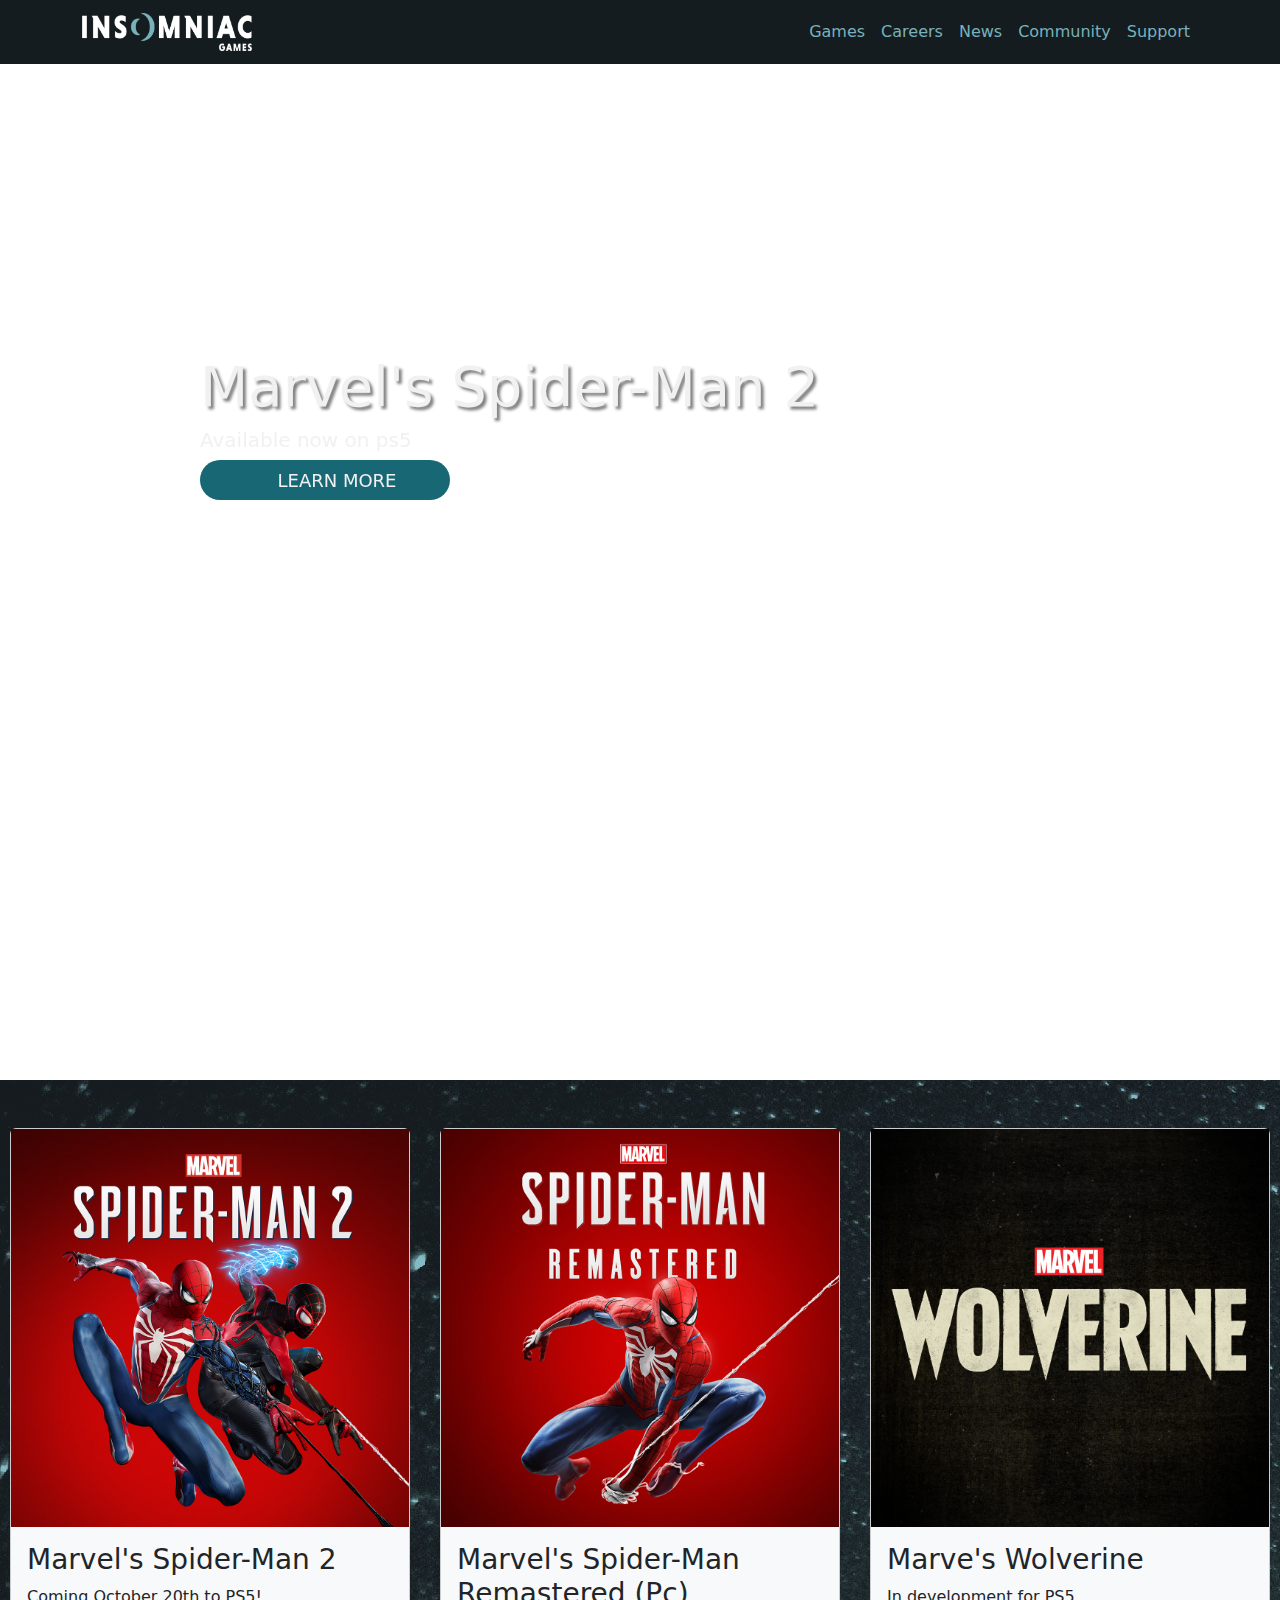
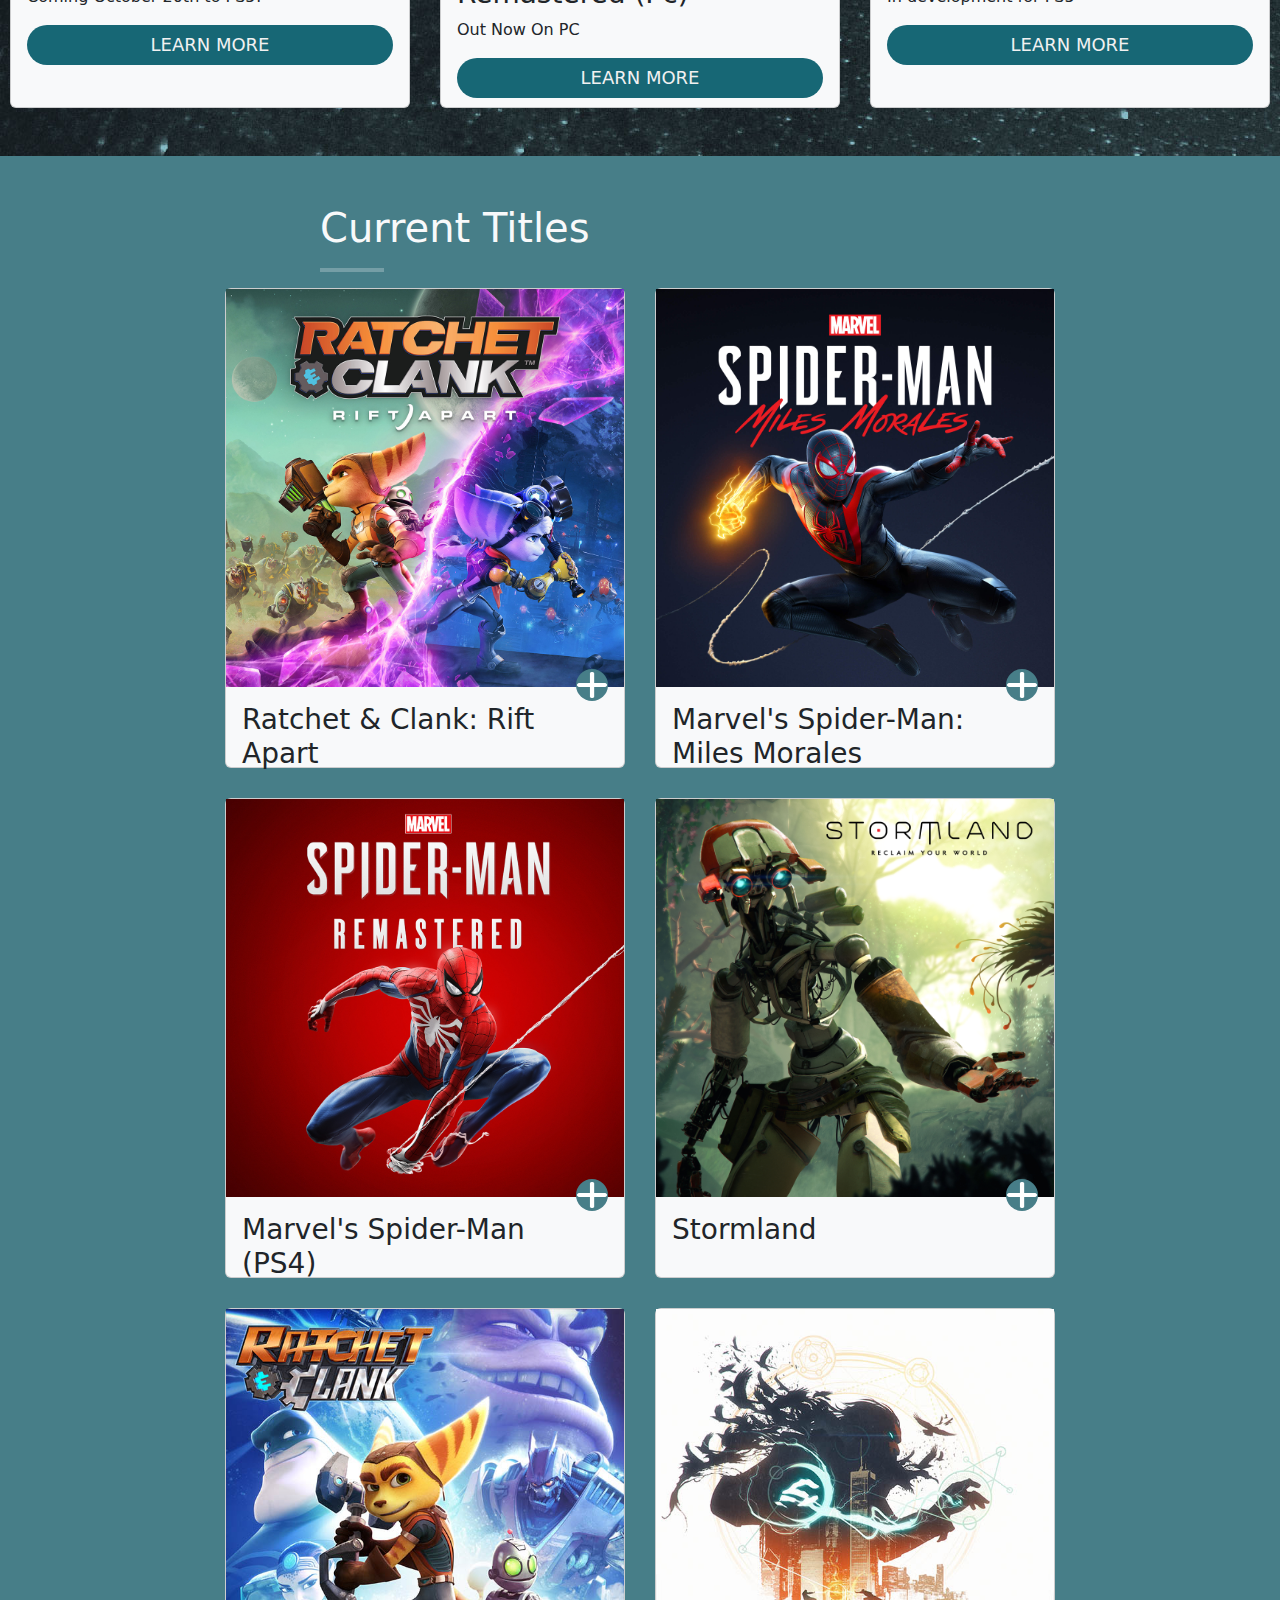
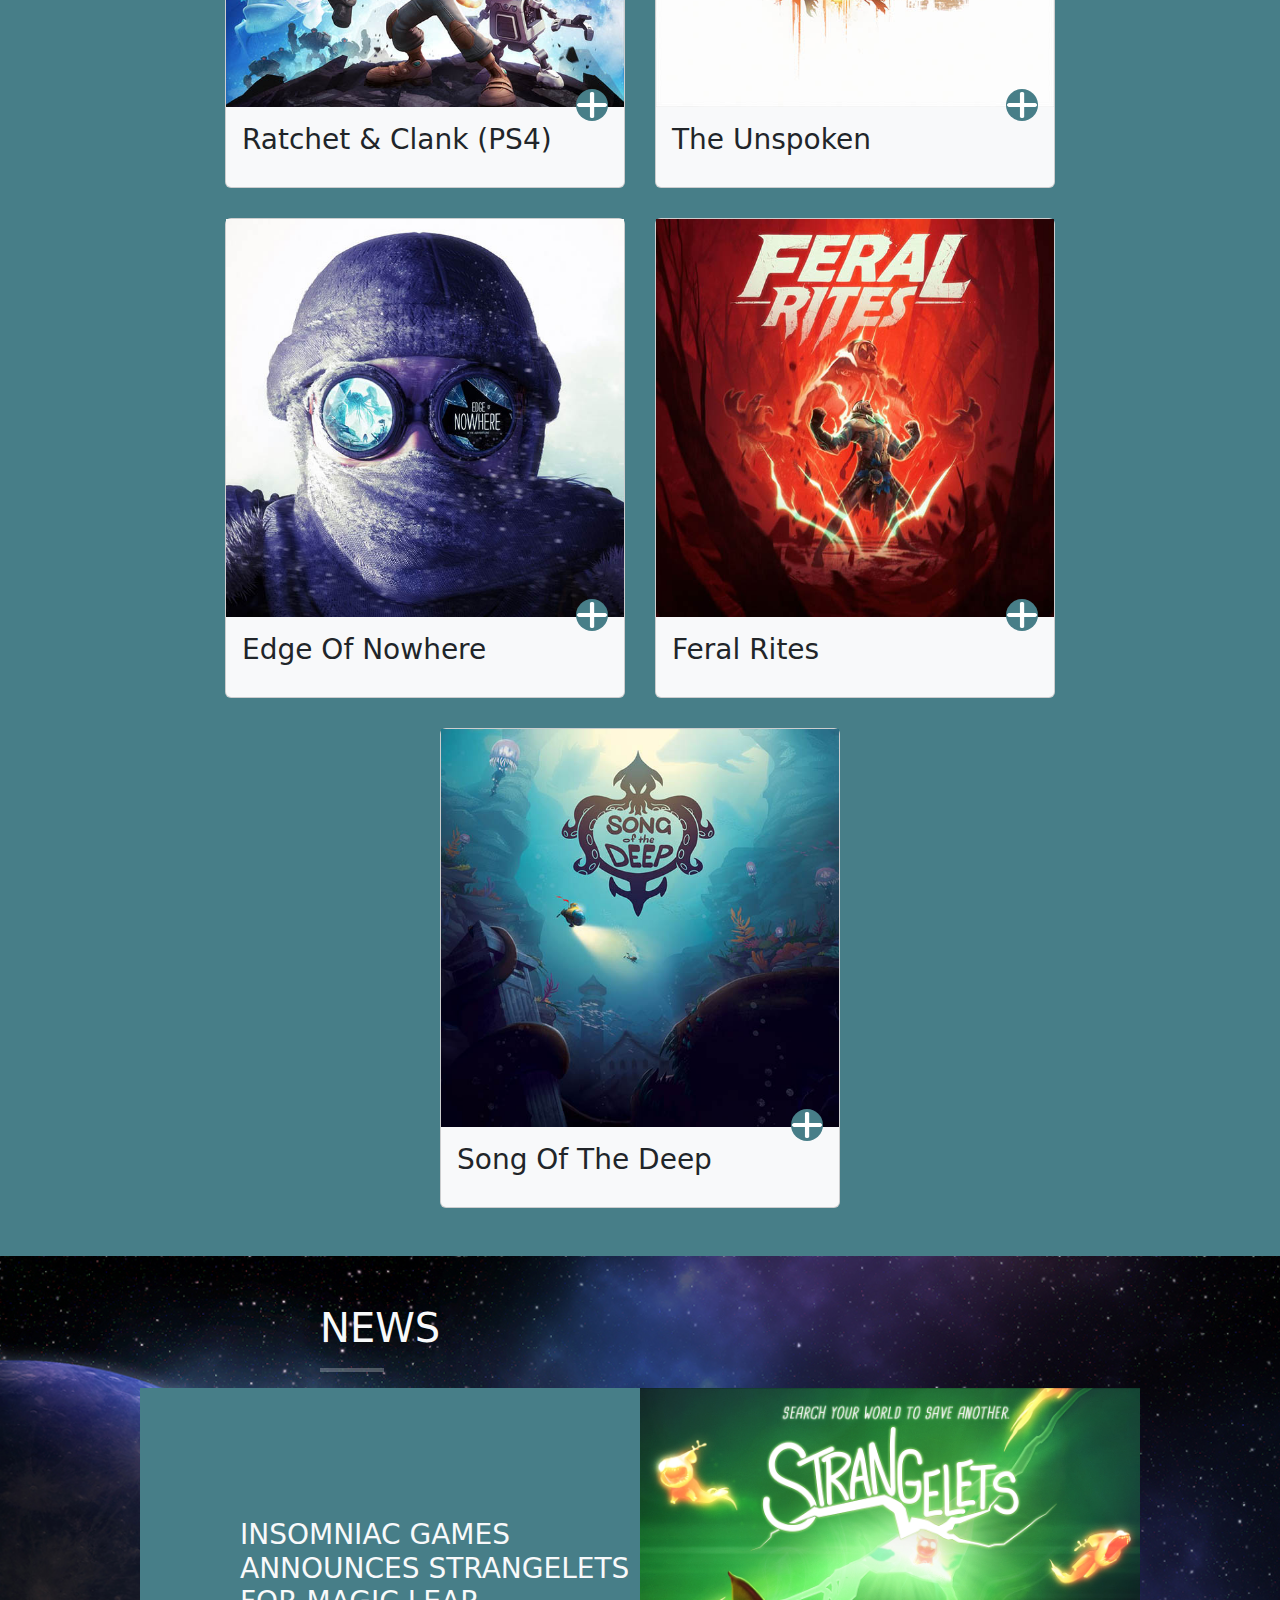
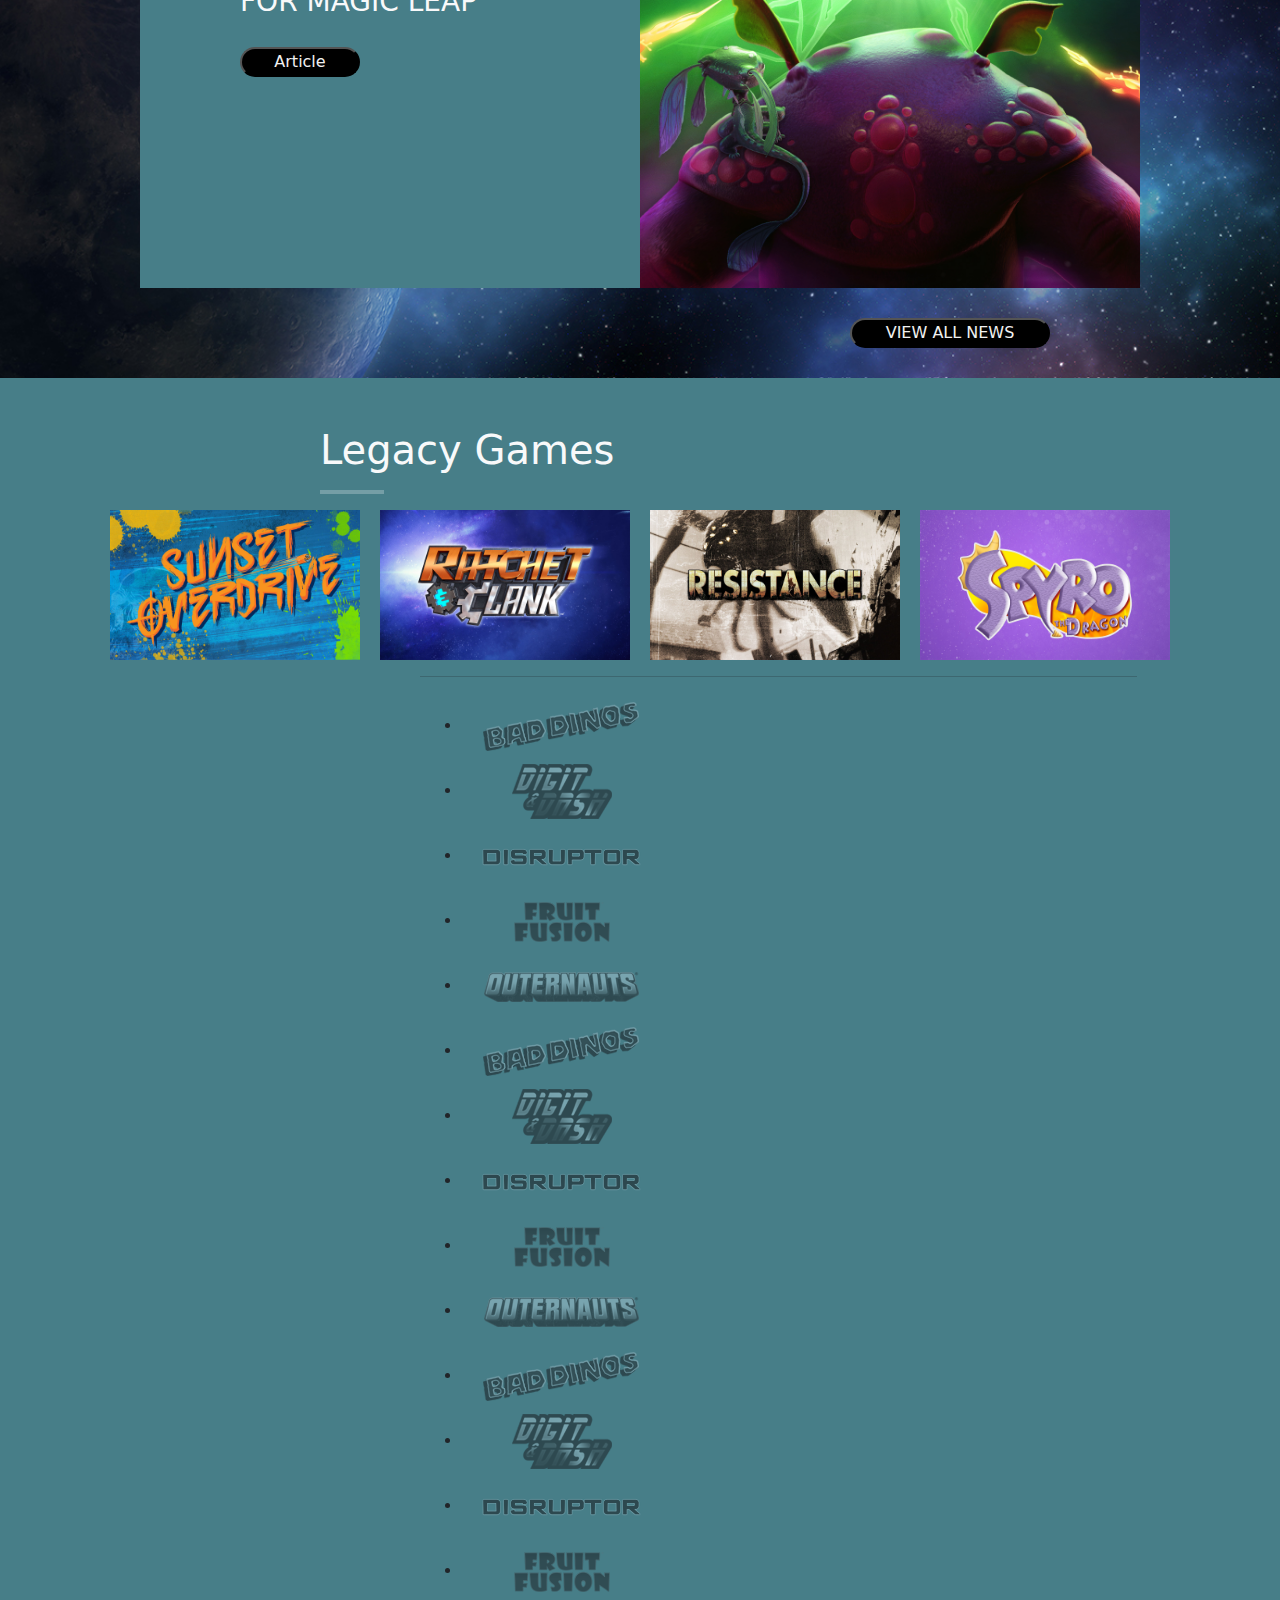
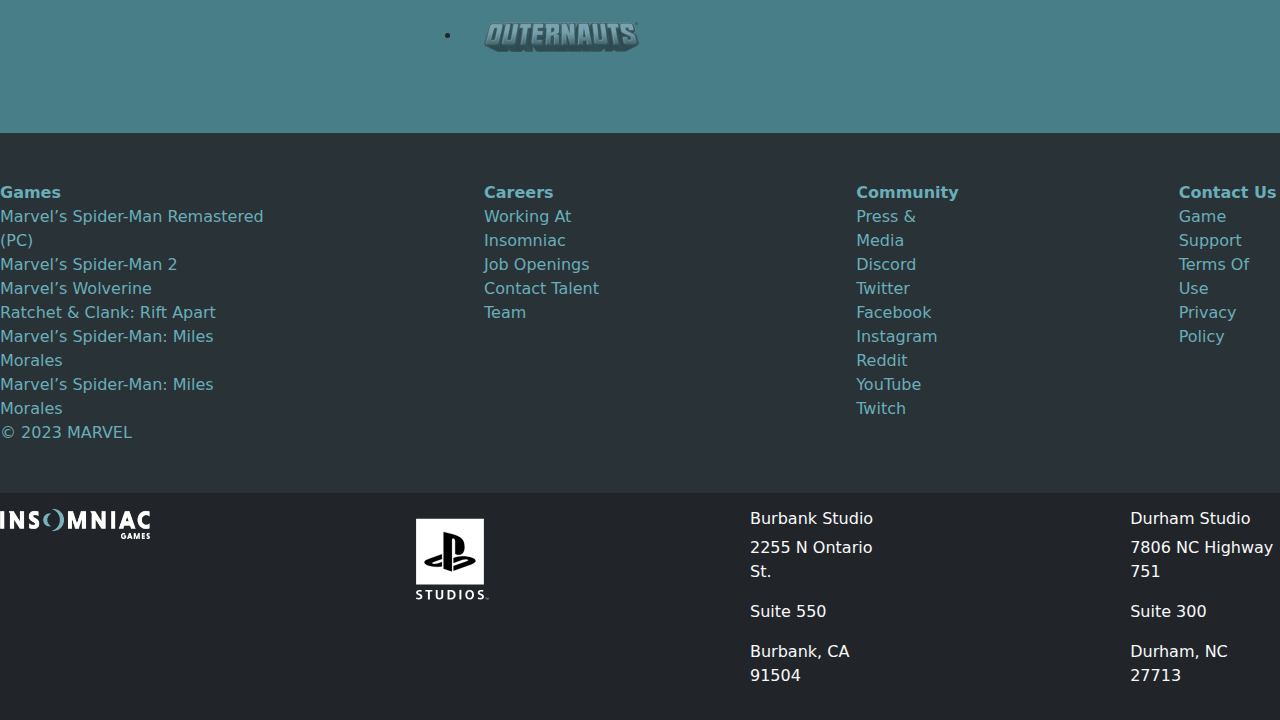
<file: Games.html>
<!DOCTYPE html>
<html lang="en">
    <head>
        <meta charset="UTF-8">
        <meta name="viewport" content="width=device-width, initial-scale=1.0">
        <link rel="icon" type="image/x-icon" href="./Favicon/favicon.ico">
        <link rel="stylesheet" href="./css/Games.css">
        <link rel="stylesheet" href="https://cdnjs.cloudflare.com/ajax/libs/font-awesome/6.5.2/css/all.min.css" integrity="sha512-SnH5WK+bZxgPHs44uWIX+LLJAJ9/2PkPKZ5QiAj6Ta86w+fsb2TkcmfRyVX3pBnMFcV7oQPJkl9QevSCWr3W6A==" crossorigin="anonymous" referrerpolicy="no-referrer" />
        <link href="https://cdn.jsdelivr.net/npm/bootstrap@5.3.3/dist/css/bootstrap.min.css" rel="stylesheet" integrity="sha384-QWTKZyjpPEjISv5WaRU9OFeRpok6YctnYmDr5pNlyT2bRjXh0JMhjY6hW+ALEwIH" crossorigin="anonymous">
        <script src="https://cdn.jsdelivr.net/npm/bootstrap@5.3.3/dist/js/bootstrap.bundle.min.js" integrity="sha384-YvpcrYf0tY3lHB60NNkmXc5s9fDVZLESaAA55NDzOxhy9GkcIdslK1eN7N6jIeHz" crossorigin="anonymous"></script>
        <link type="text/css" rel="stylesheet" href="./css/lightslider.css" />                 
        <script src="https://cdnjs.cloudflare.com/ajax/libs/jquery/3.7.1/jquery.min.js" integrity="sha512-v2CJ7UaYy4JwqLDIrZUI/4hqeoQieOmAZNXBeQyjo21dadnwR+8ZaIJVT8EE2iyI61OV8e6M8PP2/4hpQINQ/g==" crossorigin="anonymous" referrerpolicy="no-referrer"></script>
        <script src="./js/lightslider.js"></script>
        <title>Games | Insomniac Games</title>
    </head>
    <body>
        <div class="container-fluid m-0 navdiv  navnav">
            <nav class="navbar navbar-expand-lg">
                <div class="container">
                    <a class="navbar-brand" href="./index.html"><img src="./img/insomniac.png" width="170px" height="38px"></a>
                    <button class="navbar-toggler" type="button" data-bs-toggle="collapse" data-bs-target="#navbard" aria-controls="navbard" aria-expanded="false" aria-label="Toggle navigation">
                        <span class="navbar-toggler-icon"></span>
                    </button>
                    <div class="collapse navbar-collapse" id="navbard">
                        <ul class="navbar-nav ms-auto">
                        <li class="nav-item">
                            <a class="nav-link" style="color: #78b1bb;" aria-current="page" href="Games.html">Games</a>
                        </li>
                        <li class="nav-item">
                            <a class="nav-link" style="color: #78b1bb;" href="./Careers.html">Careers</a>
                        </li>
                        <li class="nav-item">
                            <a class="nav-link" style="color: #78b1bb;" href="news.html">News</a>
                        </li>
                        <li class="nav-item">
                            <a class="nav-link" style="color: #78b1bb;" href="community.html">Community</a>
                        </li>
                        <li class="nav-item">
                            <a class="nav-link" style="color: #78b1bb;" href="support.html" target="_blank">Support</a>
                        </li>
                        </ul>
                    </div>
                </div>
            </nav>
        </div>
        <div class="fluid-width-video-wrapper bg">
            <iframe class="video" width="560" height="315" src="https://www.youtube-nocookie.com/embed/F4quqy8hjIU?feature=oembed&controls=2&hd=1&autohide=0&autoplay=1&showinfo=0&modestbranding=1&mute=1&rel=0&allowfullscreen=1" title="YouTube video player" frameborder="0" allowfullscreen></iframe>
        </div>
        <div class="content">
            <h1 class="display-4 title"><b>Marvel's Spider-Man 2</b></h1>
            <h5>Available now on ps5</h5>
            <button id="button"><i class="fa-solid fa-chevron-right pe-4 fs-5"></i>LEARN MORE</button>
        </div>
        <div class="bg1 pb-5 pt-5">
            <div class="cards">
                <div class="card  bg-light" style="width: 400px; height: 580px;">
                    <img src="./img/Spider-Man 2.jpg" alt="">
                    <div class="card-body">
                        <h4 class="card-title display-6 fs-3">Marvel's Spider-Man 2</h4>
                        <p class="card-text">Coming October 20th to PS5!</p>
                        <a href="" class="btn" id="cbutton" type="button">LEARN MORE</a>
                    </div>
                </div>
                <div class="card  bg-light" style="width: 400px; height: 580px;">
                    <img src="./img/Spider-Man Remastered.jpg" alt="">
                    <div class="card-body">
                        <h4 class="card-title display-6 fs-3">Marvel's Spider-Man Remastered (Pc)</h4>
                        <p class="card-text">Out Now On PC</p>
                        <a href="" class="btn" id="cbutton" type="button">LEARN MORE</a>
                    </div>
                </div>
                <div class="card  bg-light" style="width: 400px; height: 580px;">
                    <img src="./img/wolverine.jpg" alt="">
                    <div class="card-body">
                        <h4 class="card-title display-6 fs-3">Marve's Wolverine</h4>
                        <p class="card-text">In development for PS5</p>
                        <a href="" class="btn" id="cbutton" type="button">LEARN MORE</a>
                    </div>
                </div>
            </div>
        </div>
        <div style="background-color: #477e88;">
            <h1 class="games text-light pt-5 display-6">Current Titles</h1>
            <hr class="hr">
            <div class="cards pb-5 container">
                <div class="card  bg-light" style="width: 400px; height: 480px;">
                    <img src="./img/Ratchet & Clank.jpg" alt="">
                    <img src="./img/plus-solid.png" alt="" width="32px" height="32px" class="plus">
                    <div class="card-body">
                        <h4 class="card-title display-6 fs-3">Ratchet & Clank: Rift Apart</h4>
                    </div>
                </div>
                <div class="card  bg-light" style="width: 400px; height: 480px;">
                    <img src="./img/Spider-Man Miles Morales.jpg" alt="">
                    <img src="./img/plus-solid.png" alt="" width="32px" height="32px" class="plus">
                    <div class="card-body">
                        <h4 class="card-title display-6 fs-3">Marvel's Spider-Man: Miles Morales</h4>
                    </div>
                </div>
                <div class="card  bg-light" style="width: 400px; height: 480px;">
                    <img src="./img/Spider-Man Remastered.jpg" alt="">
                    <img src="./img/plus-solid.png" alt="" width="32px" height="32px" class="plus">
                    <div class="card-body">
                        <h4 class="card-title display-6 fs-3">Marvel's Spider-Man (PS4)</h4>
                    </div>
                </div>
                <div class="card  bg-light" style="width: 400px; height: 480px;">
                    <img src="./img/stormland_square.jpg" alt="">
                    <img src="./img/plus-solid.png" alt="" width="32px" height="32px" class="plus">
                    <div class="card-body">
                        <h4 class="card-title display-6 fs-3">Stormland</h4>
                    </div>
                </div>
                <div class="card  bg-light" style="width: 400px; height: 480px;">
                    <img src="./img/ratchet ps4.jpg" alt="">
                    <img src="./img/plus-solid.png" alt="" width="32px" height="32px" class="plus">
                    <div class="card-body">
                        <h4 class="card-title display-6 fs-3">Ratchet & Clank (PS4)</h4>
                    </div>
                </div>
                <div class="card  bg-light" style="width: 400px; height: 480px;">
                    <img src="./img/unspoken.jpg" alt="">
                    <img src="./img/plus-solid.png" alt="" width="32px" height="32px" class="plus">
                    <div class="card-body">
                        <h4 class="card-title display-6 fs-3">The Unspoken</h4>
                    </div>
                </div>
                <div class="card  bg-light" style="width: 400px; height: 480px;">
                    <img src="./img/edge_of_nowhere.jpg" alt="">
                    <img src="./img/plus-solid.png" alt="" width="32px" height="32px" class="plus">
                    <div class="card-body">
                        <h4 class="card-title display-6 fs-3">Edge Of Nowhere</h4>
                    </div>
                </div>
                <div class="card  bg-light" style="width: 400px; height: 480px;">
                    <img src="./img/feral_rites.jpg" alt="">
                    <img src="./img/plus-solid.png" alt="" width="32px" height="32px" class="plus">
                    <div class="card-body">
                        <h4 class="card-title display-6 fs-3">Feral Rites</h4>
                    </div>
                </div>
                <div class="card  bg-light" style="width: 400px; height: 480px;">
                    <img src="./img/song_of_the_deep.jpg" alt="">
                    <img src="./img/plus-solid.png" alt="" width="32px" height="32px" class="plus">
                    <div class="card-body">
                        <h4 class="card-title display-6 fs-3">Song Of The Deep</h4>
                    </div>
                </div>
            </div>
        </div>
        <div class="bgnews">
            <div>
                <h1 class="games text-light pt-5 display-6">NEWS</h1>
                <hr class="hr">
            </div>
            <div class="d-flex justify-content-center news">
                <div style="width: 500px; height: 500px; background-color: #477e88;">
                    <h3 class="text-light hh">INSOMNIAC GAMES ANNOUNCES STRANGELETS FOR MAGIC LEAP</h3>
                    <button class="rounded-5 article">Article</button>
                </div>
                <div style="width: 500px; height: 500px;">
                    <img src="./img/Strangelets_KeyArt_1x1_Final.jpg" width="500px" height="500px">
                </div>
            </div>
            <button class="button rounded-5">VIEW ALL NEWS</button>
        </div> 
        <div style="background-color: #477e88;">
            <h1 class="games text-light pt-5 display-6">Legacy Games</h1>
            <hr class="hr">
            <div>
                <div class="container d-flex justify-content-center sm">
                    <img src="./img/SunsetOverdrive-Sm.jpg" alt="" width="250px" height="150px">
                    <img src="./img/RatchetSeries-Sm.jpg" alt="" width="250px" height="150px">
                    <img src="./img/ResistanceSeries-Sm.jpg" alt="" width="250px" height="150px">
                    <img src="./img/SpyroSeries-Sm.jpg" alt="" width="250px" height="150px">
                </div>
                <hr class="hr3">
            </div>
            <div style="margin-left: 430px; margin-right: 430px;" class="pb-5">
                <ul id="lightSlider">
                    <li>
                        <div>
                            <img src="./img/baddinos_footer.webp" alt="">
                        </div>
                    </li>
                    <li>
                        <div>
                            <img src="./img/digitdash_footer.webp" alt="">
                        </div>
                    </li>
                    <li>
                        <div>
                            <img src="./img/disruptor_footer.webp" alt="">
                        </div>
                    </li>
                    <li>
                        <div>
                            <img src="./img/fruitfusion_footer.webp" alt="">
                        </div>
                    </li>
                    <li>
                        <div>
                            <img src="./img/outernauts_footer.webp" alt="">
                        </div>
                    </li>
                    <li>
                        <div>
                            <img src="./img/baddinos_footer.webp" alt="">
                        </div>
                    </li>
                    <li>
                        <div>
                            <img src="./img/digitdash_footer.webp" alt="">
                        </div>
                    </li>
                    <li>
                        <div>
                            <img src="./img/disruptor_footer.webp" alt="">
                        </div>
                    </li>
                    <li>
                        <div>
                            <img src="./img/fruitfusion_footer.webp" alt="">
                        </div>
                    </li>
                    <li>
                        <div>
                            <img src="./img/outernauts_footer.webp" alt="">
                        </div>
                    </li>
                    <li>
                        <div>
                            <img src="./img/baddinos_footer.webp" alt="">
                        </div>
                    </li>
                    <li>
                        <div>
                            <img src="./img/digitdash_footer.webp" alt="">
                        </div>
                    </li>
                    <li>
                        <div>
                            <img src="./img/disruptor_footer.webp" alt="">
                        </div>
                    </li>
                    <li>
                        <div>
                            <img src="./img/fruitfusion_footer.webp" alt="">
                        </div>
                    </li>
                    <li>
                        <div>
                            <img src="./img/outernauts_footer.webp" alt="">
                        </div>
                    </li>
                </ul>
            </div>
        </div>
        <div style="background-color: #293237;" class="d-flex justify-content-center dfoot pt-5 pb-5">
            <div class="d-flex flex-column">
                <a class="foot foothead" href="">Games</a>
                <a class="foot" href="">Marvel’s Spider-Man Remastered (PC)</a>
                <a class="foot" href="">Marvel’s Spider-Man 2</a>
                <a class="foot" href="">Marvel’s Wolverine</a>
                <a class="foot" href="">Ratchet & Clank: Rift Apart</a>
                <a class="foot" href="">Marvel’s Spider-Man: Miles Morales</a>
                <a class="foot" href="">Marvel’s Spider-Man: Miles Morales</a>
                <a class="foot" href="">&copy; 2023 MARVEL</a>
            </div>
            <div class="d-flex flex-column">
                <a href="" class="foot foothead">Careers</a>
                <a href="" class="foot">Working At Insomniac</a>
                <a href="" class="foot">Job Openings</a>
                <a href="" class="foot">Contact Talent Team</a>
            </div>
            <div class="d-flex flex-column">
                <a href="" class="foot foothead">Community</a>
                <a href="" class="foot">Press & Media</a>
                <a href="" class="foot">Discord</a>
                <a href="" class="foot">Twitter</a>
                <a href="" class="foot">Facebook</a>
                <a href="" class="foot">Instagram</a>
                <a href="" class="foot">Reddit</a>
                <a href="" class="foot">YouTube</a>
                <a href="" class="foot">Twitch</a>
            </div>
            <div class="d-flex flex-column">
                <a href="" class="foot foothead">Contact Us</a>
                <a href="" class="foot">Game Support</a>
                <a href="" class="foot">Terms Of Use</a>
                <a href="" class="foot">Privacy Policy</a>
            </div>
        </div>
        <div class="bg-dark d-flex justify-content-center dfoot2 pt-3 pb-3">
            <div>
                <img src="./img/insomniac.png" alt="" width="150px" height="30px">
            </div>
            <div>
                <img src="./img/PS_Studios_footer.svg" alt="" width="100px" height="100px">
            </div>
            <div>
                <h6 class="text-light">Burbank Studio</h6>
                <p class="text-light">2255 N Ontario St.</p>
                <p class="text-light">Suite 550</p>
                <p class="text-light">Burbank, CA 91504</p>
            </div>
            <div>
                <h6 class="text-light">Durham Studio</h6>
                <p class="text-light">7806 NC Highway 751</p>
                <p class="text-light">Suite 300</p>
                <p class="text-light">Durham, NC 27713</p>
            </div>
        </div>
        <script>
            $(document).ready(function() {
            $("#lightSlider").lightSlider(); 
        });
        </script>
    </body>
</html>
</file>
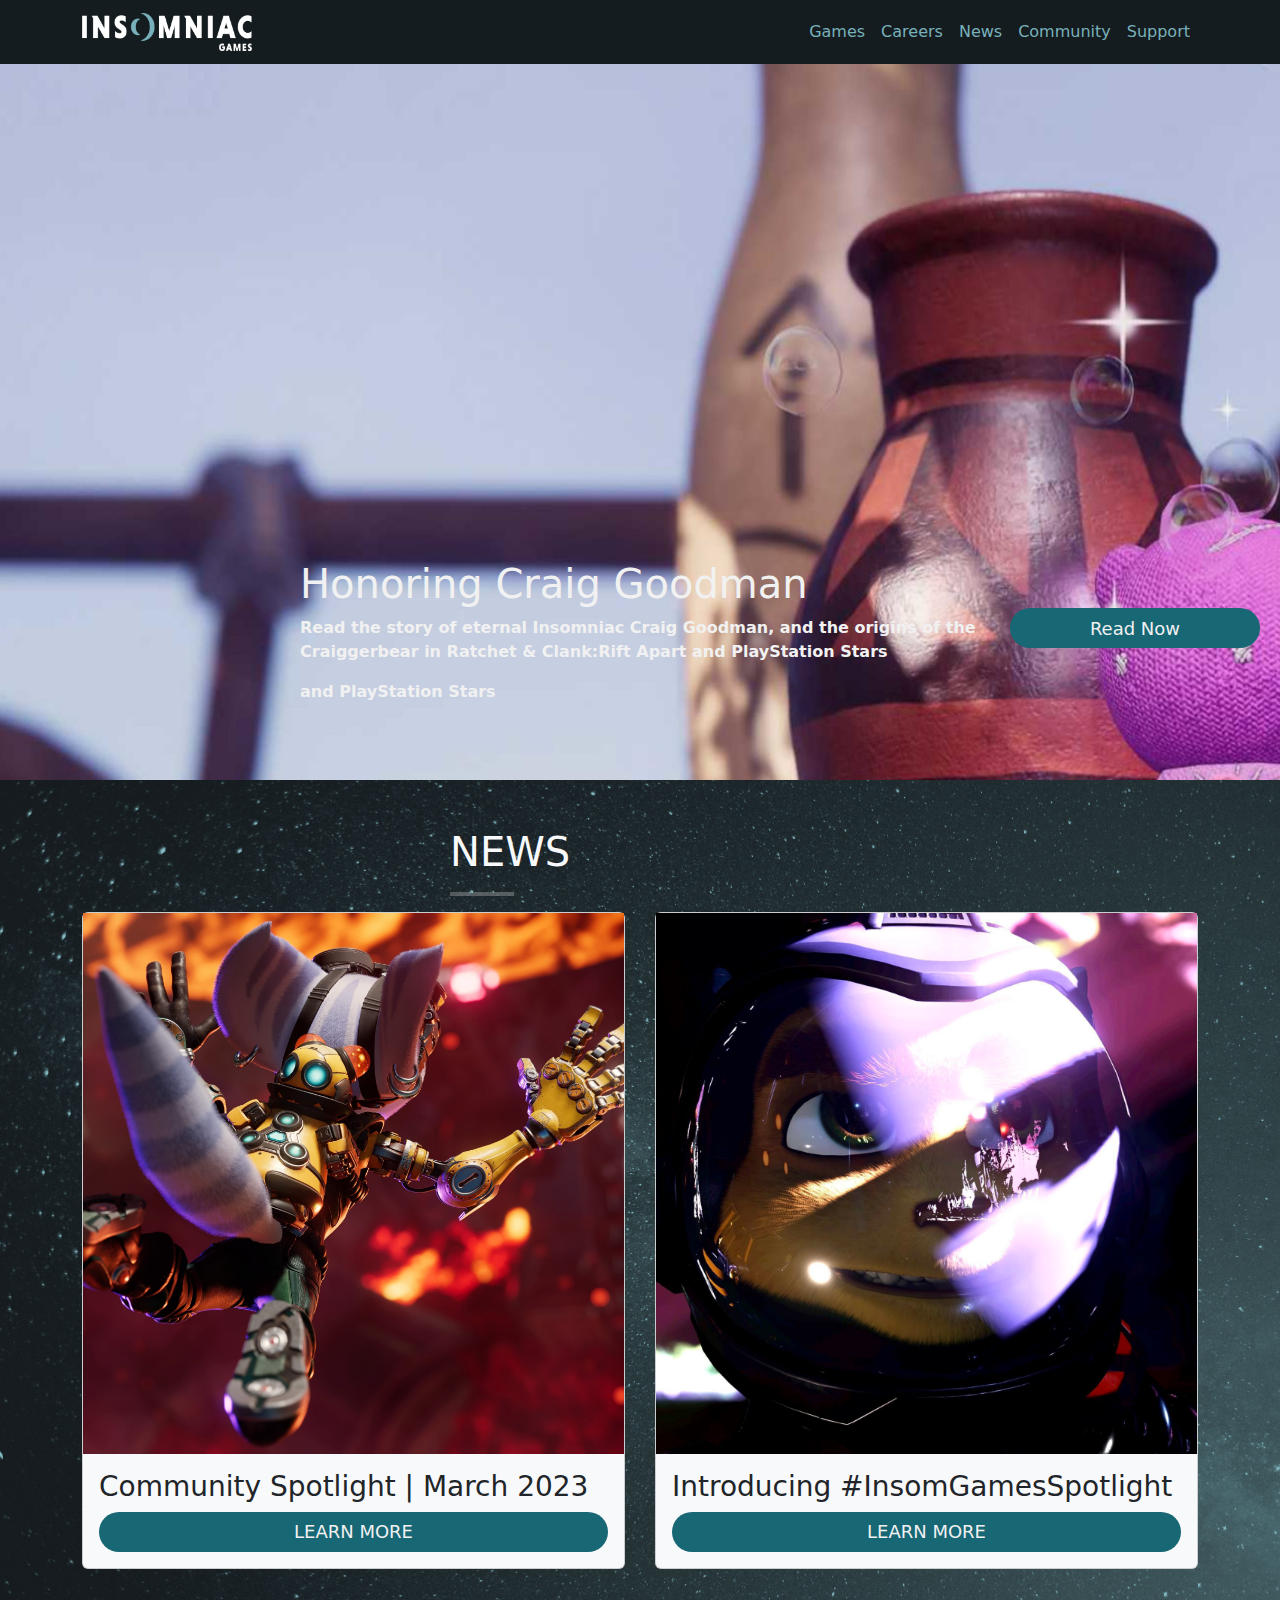
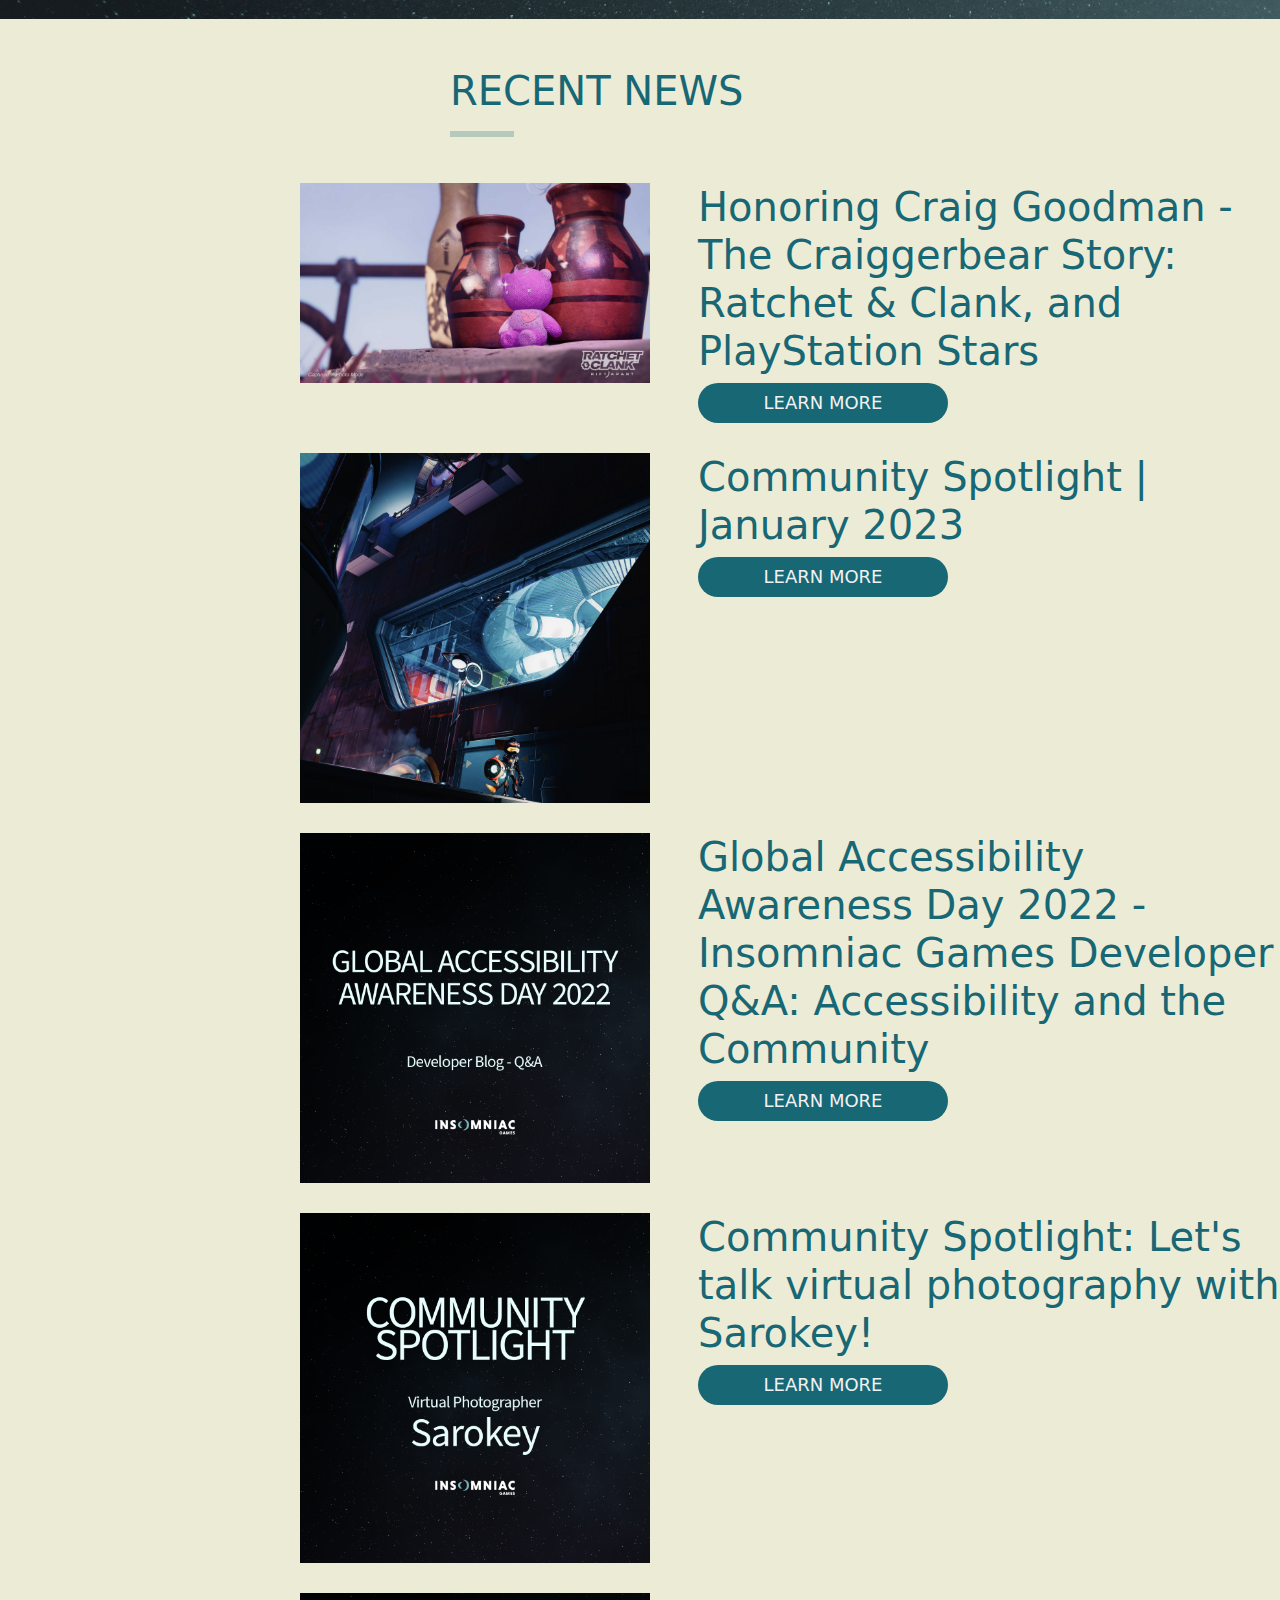
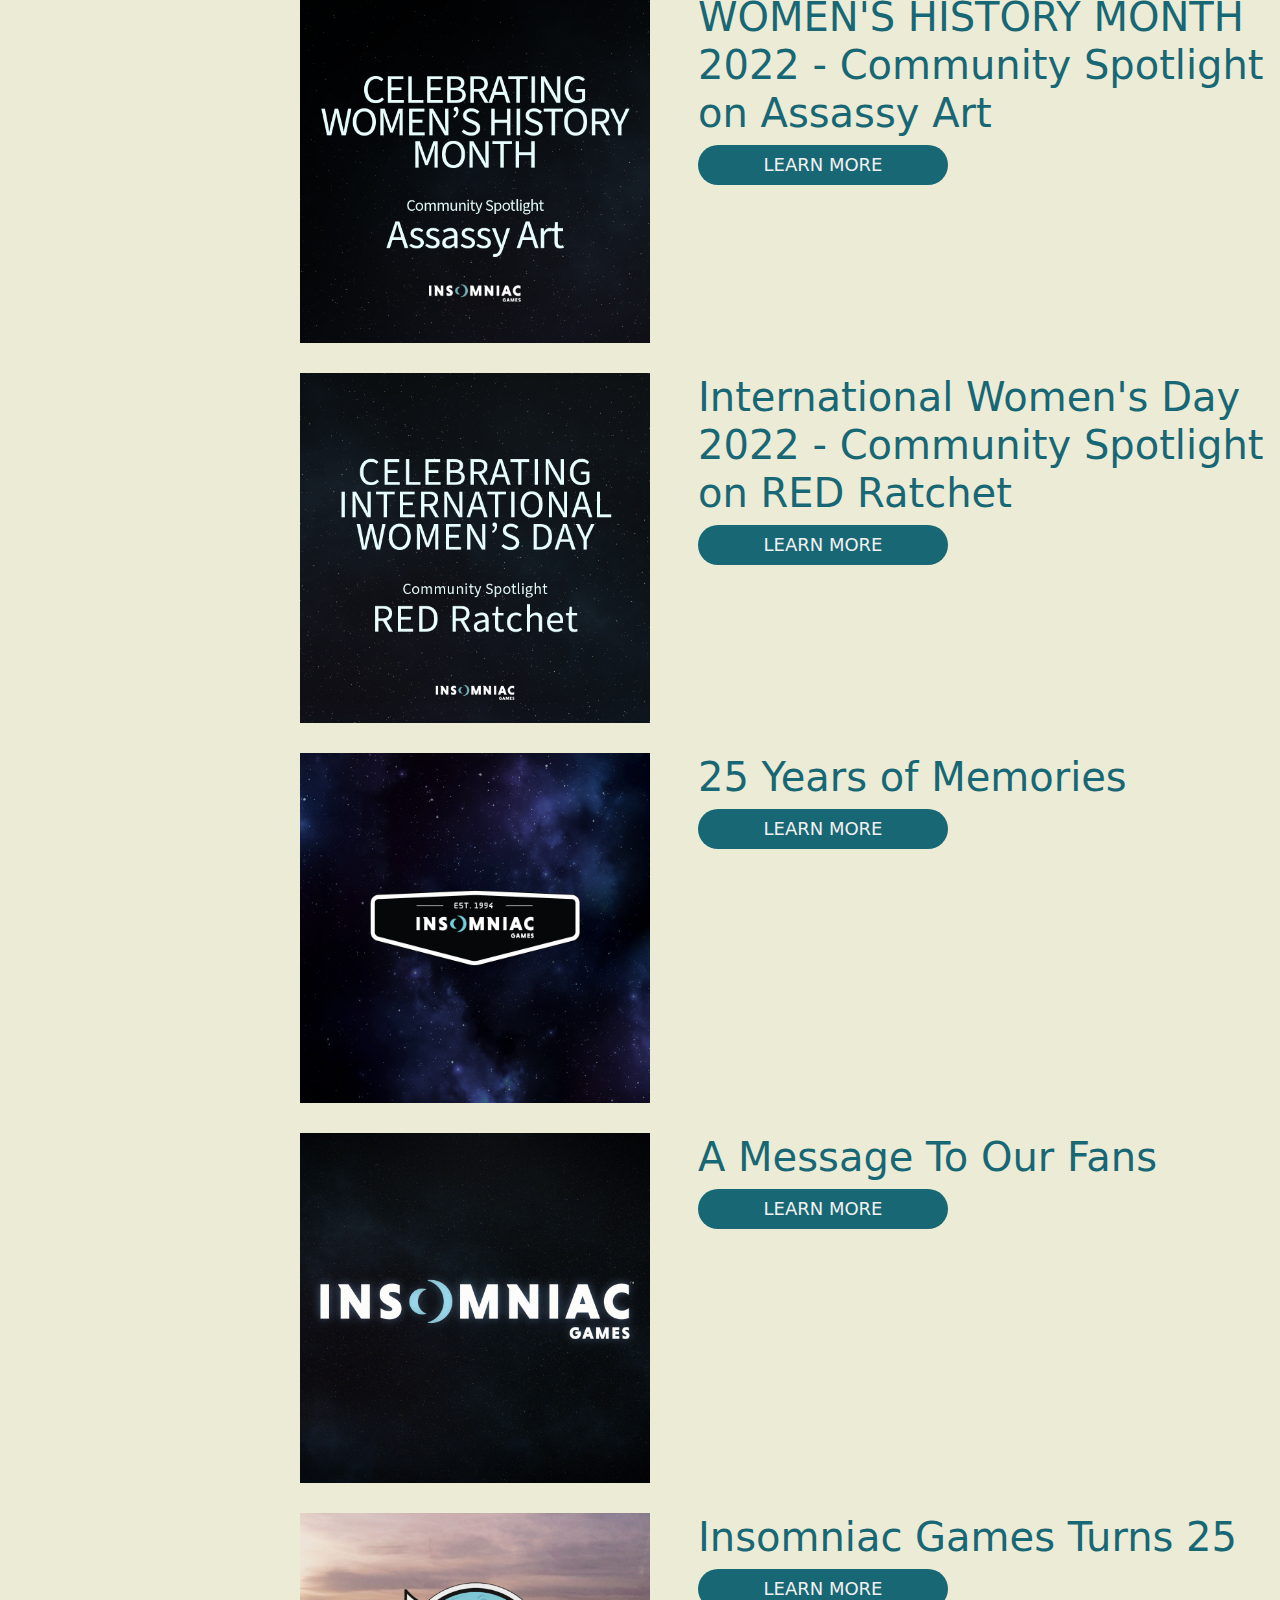
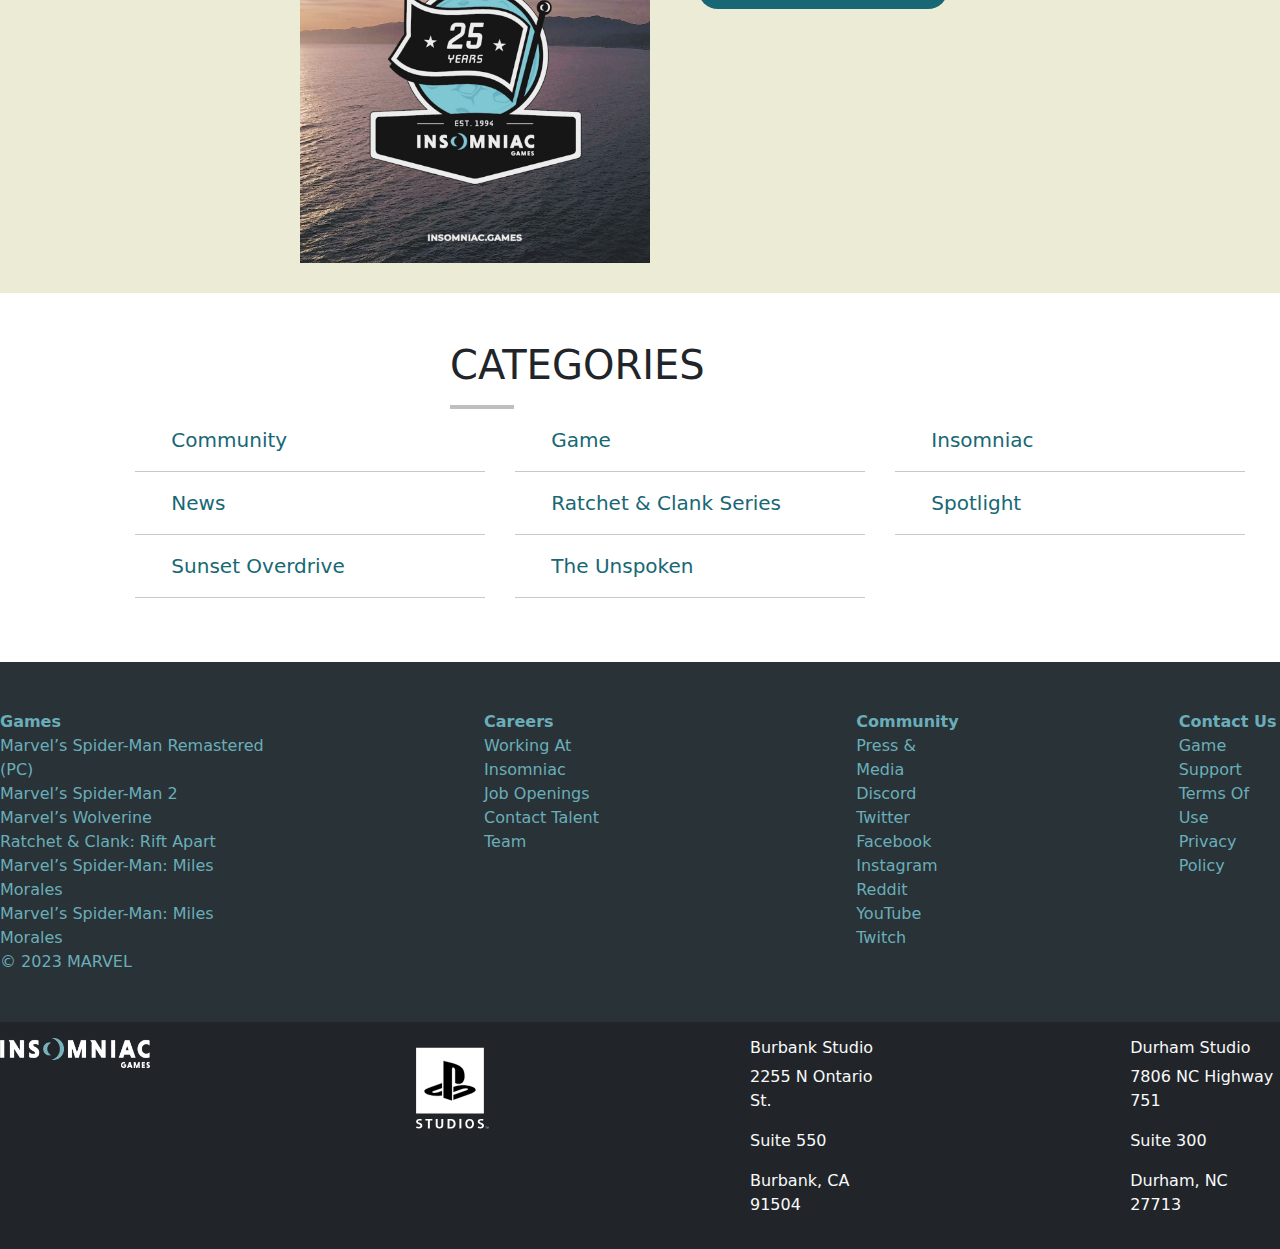
<file: news.html>
<!DOCTYPE html>
<html lang="en">
    <head>
        <meta charset="UTF-8">
        <meta name="viewport" content="width=device-width, initial-scale=1.0">
        <link rel="icon" type="image/x-icon" href="./Favicon/favicon.ico">
        <link rel="stylesheet" href="./css/news.css">
        <link rel="stylesheet" href="https://cdnjs.cloudflare.com/ajax/libs/font-awesome/6.5.2/css/all.min.css" integrity="sha512-SnH5WK+bZxgPHs44uWIX+LLJAJ9/2PkPKZ5QiAj6Ta86w+fsb2TkcmfRyVX3pBnMFcV7oQPJkl9QevSCWr3W6A==" crossorigin="anonymous" referrerpolicy="no-referrer" />
        <link href="https://cdn.jsdelivr.net/npm/bootstrap@5.3.3/dist/css/bootstrap.min.css" rel="stylesheet" integrity="sha384-QWTKZyjpPEjISv5WaRU9OFeRpok6YctnYmDr5pNlyT2bRjXh0JMhjY6hW+ALEwIH" crossorigin="anonymous">
        <script src="https://cdn.jsdelivr.net/npm/bootstrap@5.3.3/dist/js/bootstrap.bundle.min.js" integrity="sha384-YvpcrYf0tY3lHB60NNkmXc5s9fDVZLESaAA55NDzOxhy9GkcIdslK1eN7N6jIeHz" crossorigin="anonymous"></script>
        <link type="text/css" rel="stylesheet" href="./css/lightslider.css" />                 
        <script src="https://cdnjs.cloudflare.com/ajax/libs/jquery/3.7.1/jquery.min.js" integrity="sha512-v2CJ7UaYy4JwqLDIrZUI/4hqeoQieOmAZNXBeQyjo21dadnwR+8ZaIJVT8EE2iyI61OV8e6M8PP2/4hpQINQ/g==" crossorigin="anonymous" referrerpolicy="no-referrer"></script>
        <script src="./js/lightslider.js"></script>
        <title>News | Insomniac Games</title>
    </head>
        <body>
            <div class="container-fluid m-0 navdiv  navnav">
                <nav class="navbar navbar-expand-lg">
                <div class="container">
                    <a class="navbar-brand" href="./index.html"><img src="./img/insomniac.png" width="170px" height="38px"></a>
                    <button class="navbar-toggler" type="button" data-bs-toggle="collapse" data-bs-target="#navbard" aria-controls="navbard" aria-expanded="false" aria-label="Toggle navigation">
                        <span class="navbar-toggler-icon"></span>
                    </button>
                    <div class="collapse navbar-collapse" id="navbard">
                        <ul class="navbar-nav ms-auto">
                        <li class="nav-item">
                            <a class="nav-link" style="color: #78b1bb;" aria-current="page" href="./Games.html">Games</a>
                        </li>
                        <li class="nav-item">
                            <a class="nav-link" style="color: #78b1bb;" href="Careers.html">Careers</a>
                        </li>
                        <li class="nav-item">
                            <a class="nav-link" style="color: #78b1bb;" href="news.html">News</a>
                        </li>
                        <li class="nav-item">
                            <a class="nav-link" style="color: #78b1bb;" href="community.html">Community</a>
                        </li>
                        <li class="nav-item">
                            <a class="nav-link" style="color: #78b1bb;" href="support.html" target="_blank">Support</a>
                        </li>
                        </ul>
                    </div>
                </div>
            </nav>
        </div>
        <div>
            <div class="bg1">
                <img src="./img/newsbg1.jpg" alt="" height="780px" width="1900px">
            </div>
            <div class="cont1 d-flex justify-content-center">
                <div>
                    <h6 class="display-6">Honoring Craig Goodman</h6>
                    <p>Read the story of eternal Insomniac Craig Goodman, and the origins of the Craiggerbear in Ratchet & Clank:Rift Apart and PlayStation Stars</p>
                    <p>and PlayStation Stars</p>
                </div>
                <div>
                    <button class="button mt-5 ms-2">Read Now</button>
                </div>
            </div>
        </div>
        <div style="background: url(/img/space-homepage.jpg); background-size: cover; background-repeat: no-repeat; padding-bottom: 50px;">
            <h1 class="games text-light pt-5 display-6">NEWS</h1>
            <hr class="hr">
            <div class="container cards d-flex justify-content-center newsc">
                <div class="card  bg-light" style="width: 700px;">
                    <img src="./img/newsc1.jpg" alt="">
                    <div class="card-body">
                        <h4 class="card-title display-6 fs-3">Community Spotlight | March 2023</h4>
                        <a href="" class="btn" id="cbutton" type="button">LEARN MORE</a>
                    </div>
                </div>
                <div class="card  bg-light" style="width: 700px;">
                    <img src="./img/newsc2.png" alt="">
                    <div class="card-body">
                        <h4 class="card-title display-6 fs-3">Introducing #InsomGamesSpotlight</h4>
                        <a href="" class="btn" id="cbutton" type="button">LEARN MORE</a>
                    </div>
                </div>
            </div>
        </div>
        <div style="background-color: rgb(236, 236, 214);">
            <h1 class="games pt-5 display-6" style="color: #176775;">RECENT NEWS</h1>
            <hr class="hr" style="background-color: #176775; border: 3px solid #176775;">
            <div class="newscont">
                <div class="newscontin d-flex">
                    <img src="./img/n1.jpg" alt="" width="350px" height="200px">
                    <div class="ms-5">
                        <h4 class="display-6" style="color: #176775;">Honoring Craig Goodman - The Craiggerbear Story: Ratchet & Clank, and PlayStation Stars</h4>
                        <button class="button">LEARN MORE</button>
                    </div>
                </div>
                <div class="newscontin d-flex">
                    <img src="./img/n2.png" alt="" width="350px" height="350px">
                    <div class="ms-5">
                        <h4 class="display-6" style="color: #176775;">Community Spotlight | January 2023</h4>
                        <button class="button">LEARN MORE</button>
                    </div>
                </div>
                <div class="newscontin d-flex">
                    <img src="./img/n3.webp" alt="" width="350px" height="350px">
                    <div class="ms-5">
                        <h4 class="display-6" style="color: #176775;">Global Accessibility Awareness Day 2022 - Insomniac Games Developer Q&A: Accessibility and the Community</h4>
                        <button class="button">LEARN MORE</button>
                    </div>
                </div>
                <div class="newscontin d-flex">
                    <img src="./img/n4.webp" alt="" width="350px" height="350px">
                    <div class="ms-5">
                        <h4 class="display-6" style="color: #176775;">Community Spotlight: Let's talk virtual photography with Sarokey!</h4>
                        <button class="button">LEARN MORE</button>
                    </div>
                </div>
                <div class="newscontin d-flex">
                    <img src="./img/n5.png" alt="" width="350px" height="350px">
                    <div class="ms-5">
                        <h4 class="display-6" style="color: #176775;">WOMEN'S HISTORY MONTH 2022 - Community Spotlight on Assassy Art</h4>
                        <button class="button">LEARN MORE</button>
                    </div>
                </div>
                <div class="newscontin d-flex">
                    <img src="./img/n6.webp" alt="" width="350px" height="350px">
                    <div class="ms-5">
                        <h4 class="display-6" style="color: #176775;">International Women's Day 2022 - Community Spotlight on RED Ratchet</h4>
                        <button class="button">LEARN MORE</button>
                    </div>
                </div>
                <div class="newscontin d-flex">
                    <img src="./img/n7.jpg" alt="" width="350px" height="350px">
                    <div class="ms-5">
                        <h4 class="display-6" style="color: #176775;">25 Years of Memories</h4>
                        <button class="button">LEARN MORE</button>
                    </div>
                </div>
                <div class="newscontin d-flex">
                    <img src="./img/n8.jpg" alt="" width="350px" height="350px">
                    <div class="ms-5">
                        <h4 class="display-6" style="color: #176775;">A Message To Our Fans</h4>
                        <button class="button">LEARN MORE</button>
                    </div>
                </div>
                <div class="newscontin d-flex">
                    <img src="./img/n9.jpg" alt="" width="350px" height="350px">
                    <div class="ms-5">
                        <h4 class="display-6" style="color: #176775;">Insomniac Games Turns 25</h4>
                        <button class="button">LEARN MORE</button>
                    </div>
                </div>
            </div>
        </div>
        <div class="pb-5">
            <h1 class="games pt-5 display-6">CATEGORIES</h1>
            <hr class="hr" style="border: 2px solid black;">
            <div class="d-flex justify-content-center ndiv1">
                <div class="ndiv">
                    <a class="na" href=""><i class="fa-solid fa-circle-arrow-right"></i>&nbsp;Community</a>
                    <hr>
                    <a class="na" href=""><i class="fa-solid fa-circle-arrow-right"></i>&nbsp;News</a>
                    <hr>
                    <a class="na" href=""><i class="fa-solid fa-circle-arrow-right"></i>&nbsp;Sunset Overdrive</a>
                    <hr>
                </div>
                <div class="ndiv">
                    <a class="na" href=""><i class="fa-solid fa-circle-arrow-right"></i>&nbsp;Game</a>
                    <hr>
                    <a class="na" href=""><i class="fa-solid fa-circle-arrow-right"></i>&nbsp;Ratchet & Clank Series</a>
                    <hr>
                    <a class="na" href=""><i class="fa-solid fa-circle-arrow-right"></i>&nbsp;The Unspoken</a>
                    <hr>
                </div>
                <div class="ndiv">
                    <a class="na" href=""><i class="fa-solid fa-circle-arrow-right"></i>&nbsp;Insomniac</a>
                    <hr>
                    <a class="na" href=""><i class="fa-solid fa-circle-arrow-right"></i>&nbsp;Spotlight</a>
                    <hr>
                </div>
            </div>
        </div>
        <div style="background-color: #293237;" class="d-flex justify-content-center dfoot pt-5 pb-5">
            <div class="d-flex flex-column">
                <a class="foot foothead" href="">Games</a>
                <a class="foot" href="">Marvel’s Spider-Man Remastered (PC)</a>
                <a class="foot" href="">Marvel’s Spider-Man 2</a>
                <a class="foot" href="">Marvel’s Wolverine</a>
                <a class="foot" href="">Ratchet & Clank: Rift Apart</a>
                <a class="foot" href="">Marvel’s Spider-Man: Miles Morales</a>
                <a class="foot" href="">Marvel’s Spider-Man: Miles Morales</a>
                <a class="foot" href="">&copy; 2023 MARVEL</a>
            </div>
            <div class="d-flex flex-column">
                <a href="" class="foot foothead">Careers</a>
                <a href="" class="foot">Working At Insomniac</a>
                <a href="" class="foot">Job Openings</a>
                <a href="" class="foot">Contact Talent Team</a>
            </div>
            <div class="d-flex flex-column">
                <a href="" class="foot foothead">Community</a>
                <a href="" class="foot">Press & Media</a>
                <a href="" class="foot">Discord</a>
                <a href="" class="foot">Twitter</a>
                <a href="" class="foot">Facebook</a>
                <a href="" class="foot">Instagram</a>
                <a href="" class="foot">Reddit</a>
                <a href="" class="foot">YouTube</a>
                <a href="" class="foot">Twitch</a>
            </div>
            <div class="d-flex flex-column">
                <a href="" class="foot foothead">Contact Us</a>
                <a href="" class="foot">Game Support</a>
                <a href="" class="foot">Terms Of Use</a>
                <a href="" class="foot">Privacy Policy</a>
            </div>
        </div>
        <div class="bg-dark d-flex justify-content-center dfoot2 pt-3 pb-3">
            <div>
                <img src="./img/insomniac.png" alt="" width="150px" height="30px">
            </div>
            <div>
                <img src="./img/PS_Studios_footer.svg" alt="" width="100px" height="100px">
            </div>
            <div>
                <h6 class="text-light">Burbank Studio</h6>
                <p class="text-light">2255 N Ontario St.</p>
                <p class="text-light">Suite 550</p>
                <p class="text-light">Burbank, CA 91504</p>
            </div>
            <div>
                <h6 class="text-light">Durham Studio</h6>
                <p class="text-light">7806 NC Highway 751</p>
                <p class="text-light">Suite 300</p>
                <p class="text-light">Durham, NC 27713</p>
            </div>
        </div>
    </body>
</html>
</file>
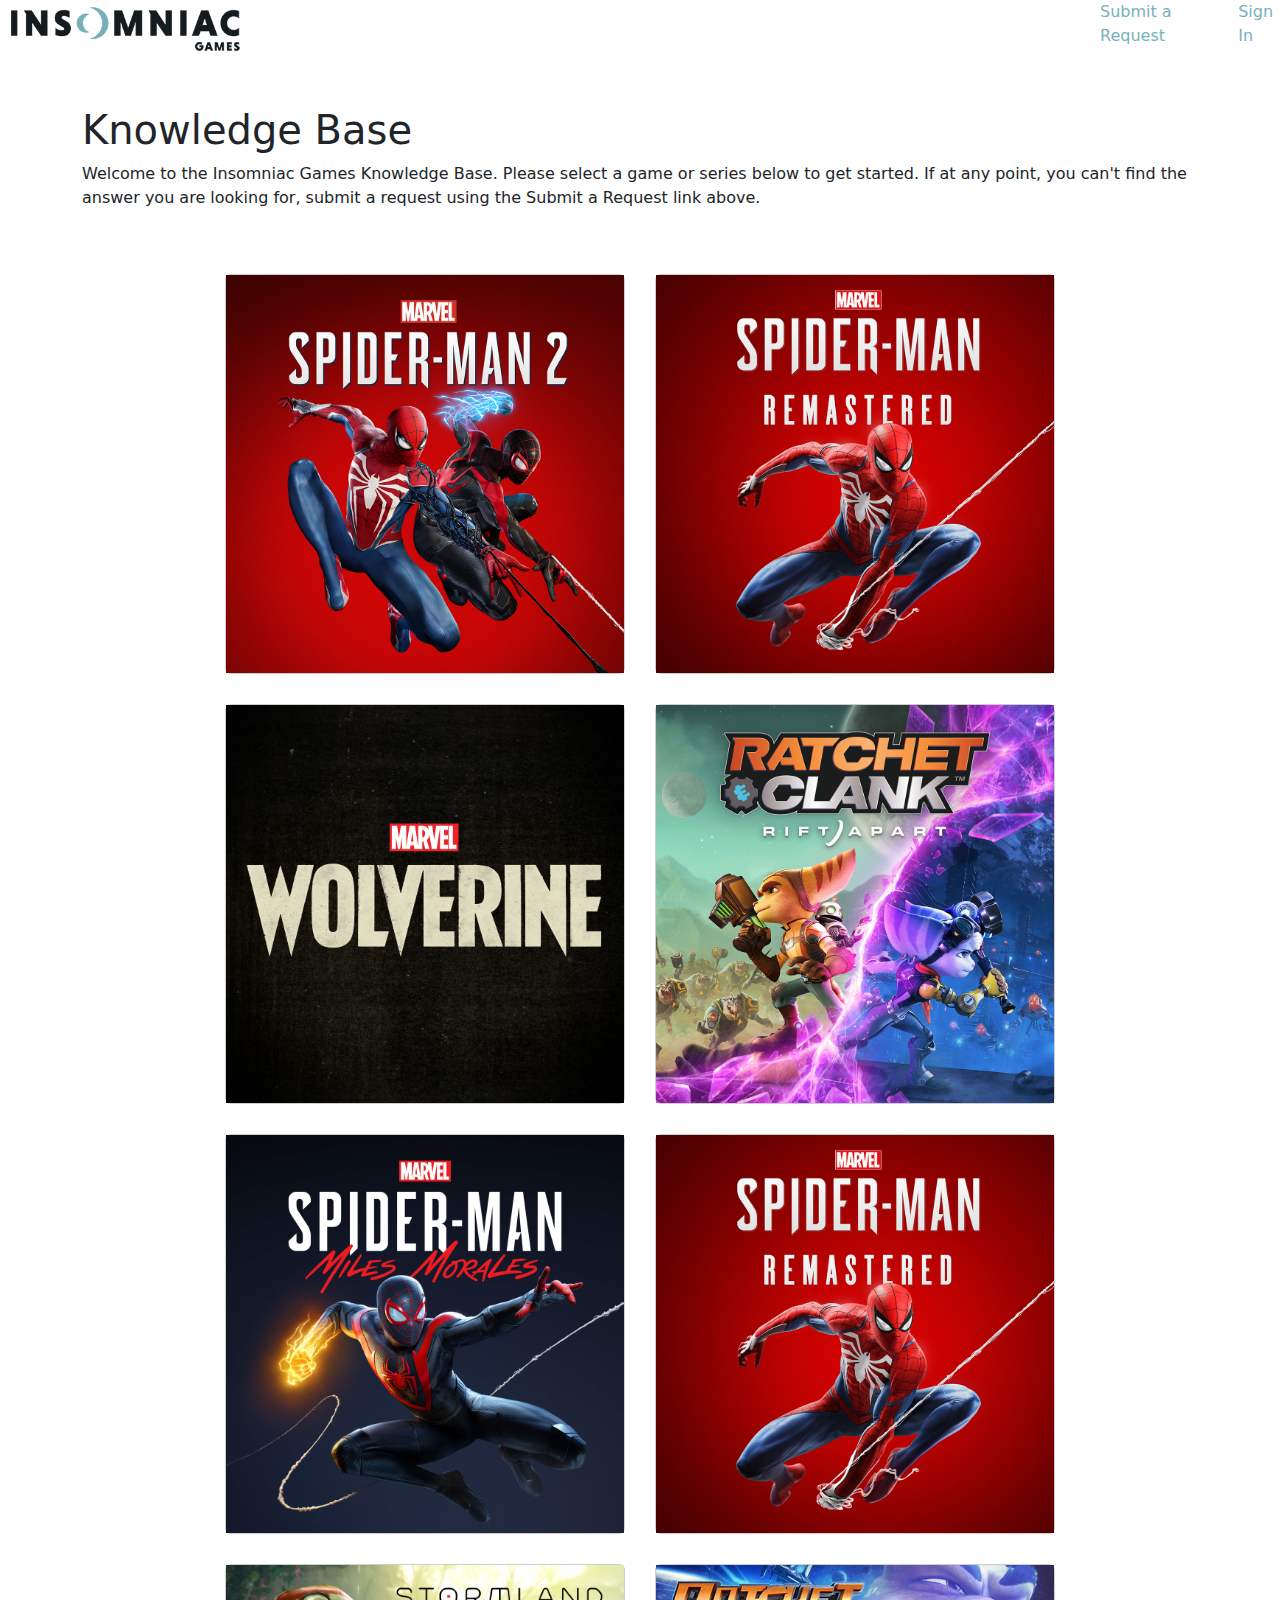
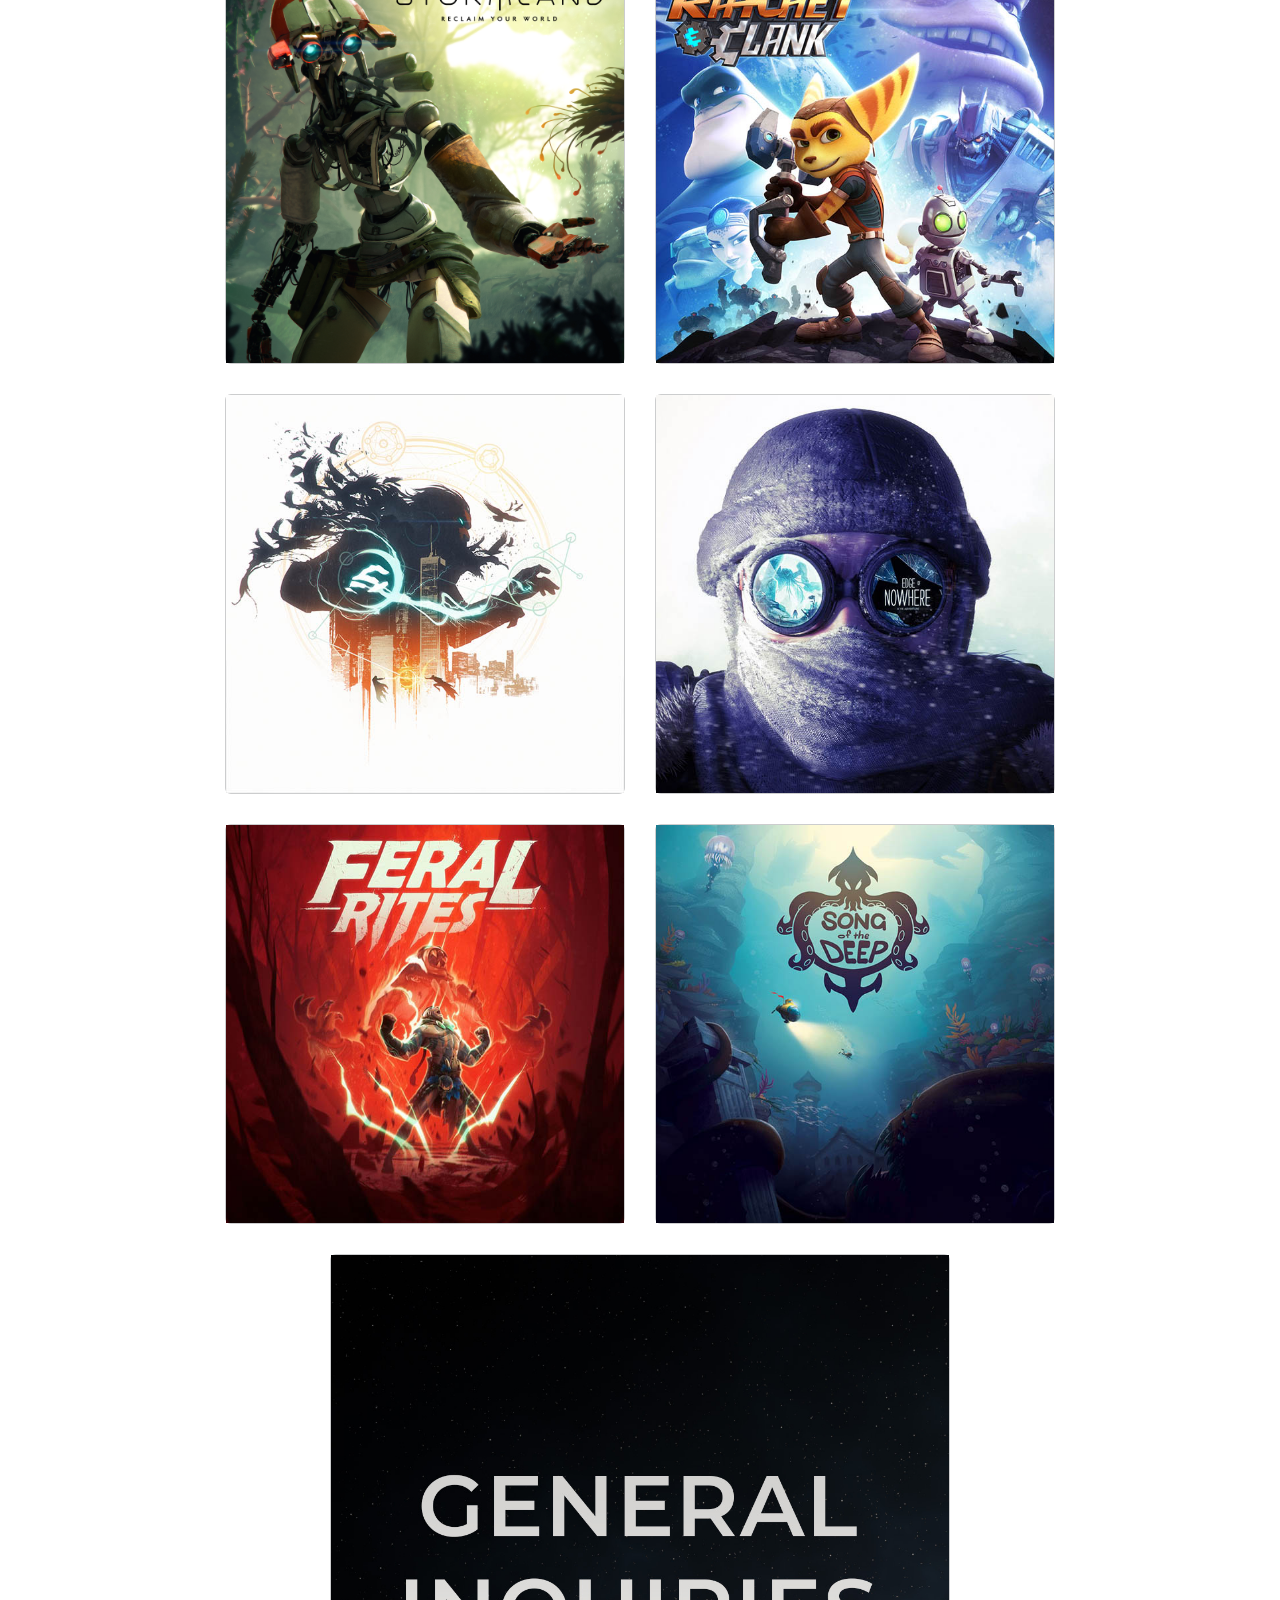
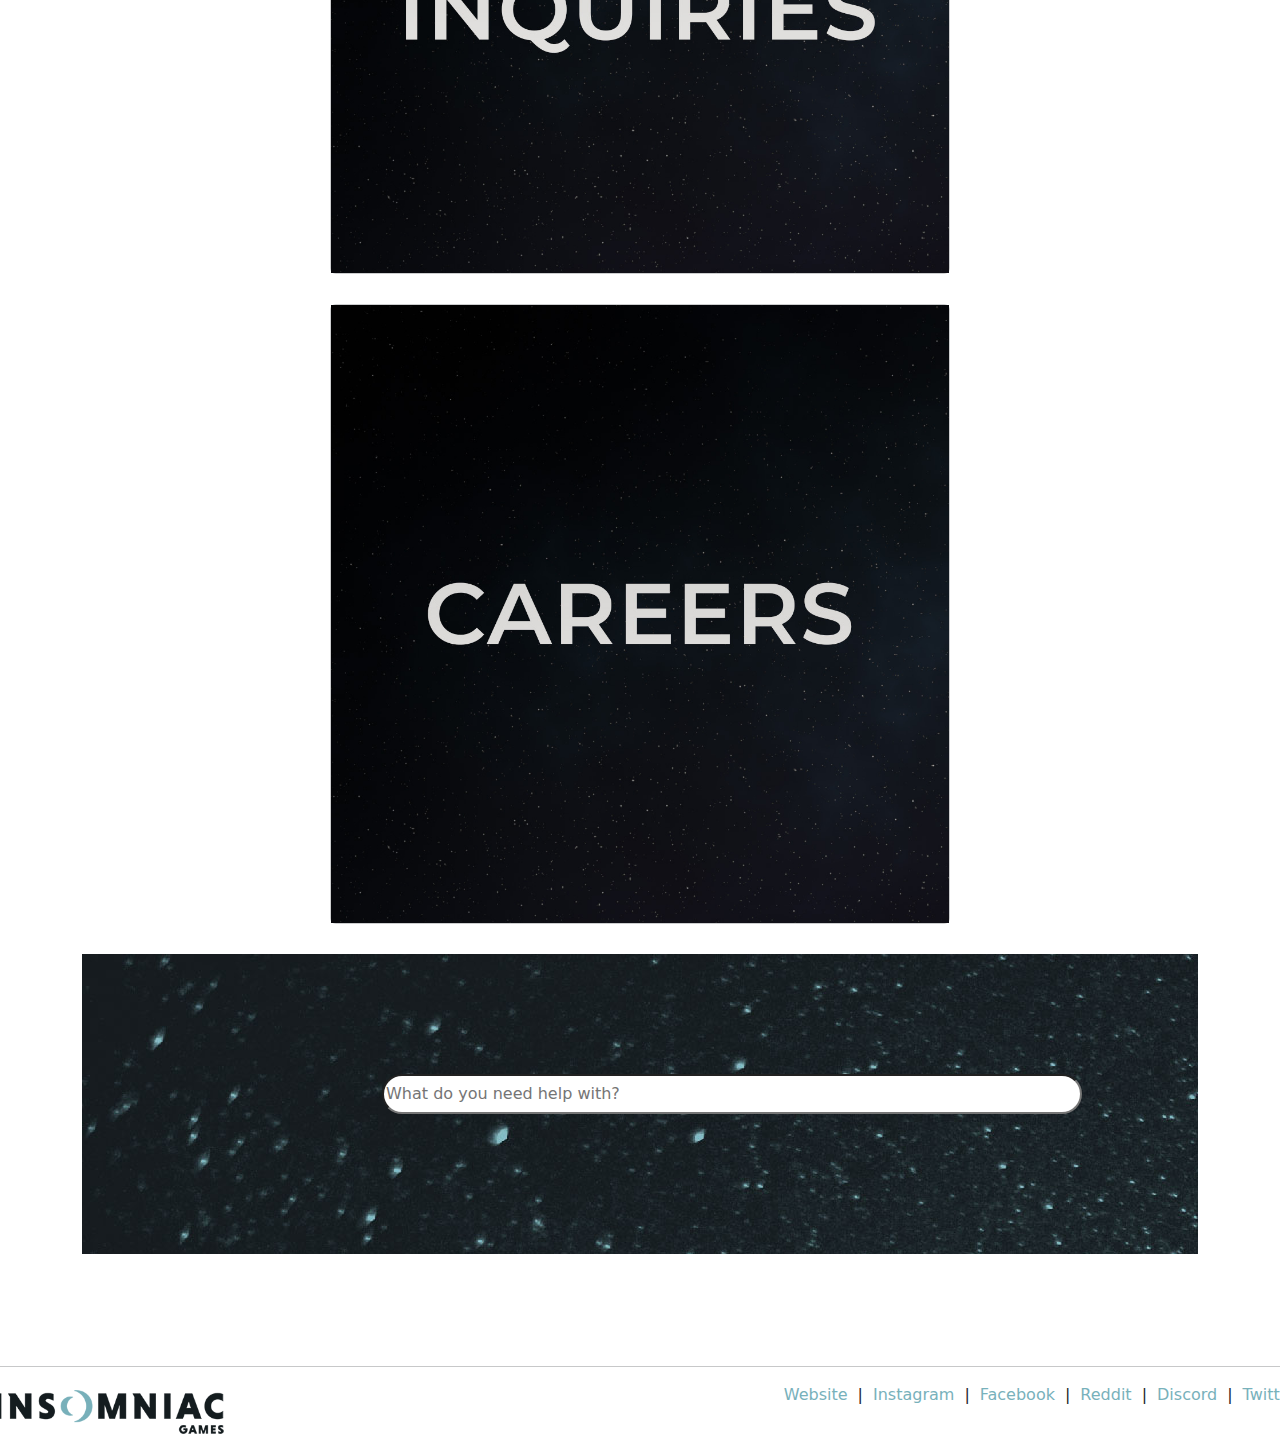
<file: support.html>
<!DOCTYPE html>
<html lang="en">
<head>
    <meta charset="UTF-8">
    <meta name="viewport" content="width=device-width, initial-scale=1.0">
    <link rel="icon" type="image/x-icon" href="./Favicon/favicon.ico">
    <link rel="stylesheet" href="./css/support.css">
    <link rel="stylesheet" href="https://cdnjs.cloudflare.com/ajax/libs/font-awesome/6.5.2/css/all.min.css" integrity="sha512-SnH5WK+bZxgPHs44uWIX+LLJAJ9/2PkPKZ5QiAj6Ta86w+fsb2TkcmfRyVX3pBnMFcV7oQPJkl9QevSCWr3W6A==" crossorigin="anonymous" referrerpolicy="no-referrer" />
    <link href="https://cdn.jsdelivr.net/npm/bootstrap@5.3.3/dist/css/bootstrap.min.css" rel="stylesheet" integrity="sha384-QWTKZyjpPEjISv5WaRU9OFeRpok6YctnYmDr5pNlyT2bRjXh0JMhjY6hW+ALEwIH" crossorigin="anonymous">
    <script src="https://cdn.jsdelivr.net/npm/bootstrap@5.3.3/dist/js/bootstrap.bundle.min.js" integrity="sha384-YvpcrYf0tY3lHB60NNkmXc5s9fDVZLESaAA55NDzOxhy9GkcIdslK1eN7N6jIeHz" crossorigin="anonymous"></script>
    <link type="text/css" rel="stylesheet" href="./css/lightslider.css" />                 
    <script src="https://cdnjs.cloudflare.com/ajax/libs/jquery/3.7.1/jquery.min.js" integrity="sha512-v2CJ7UaYy4JwqLDIrZUI/4hqeoQieOmAZNXBeQyjo21dadnwR+8ZaIJVT8EE2iyI61OV8e6M8PP2/4hpQINQ/g==" crossorigin="anonymous" referrerpolicy="no-referrer"></script>
    <script src="./js/lightslider.js"></script>
    <title>Insomniac Games Support</title>
</head>
<body>
    <div class="d-flex justify-content-center nav1">
        <div>
            <img src="./img/support_logo.png" alt="" width="250px">
        </div>
        <div class="d-flex link">
            <a style="text-decoration: none; color: #78b1bb;" href="">Submit a Request</a>
            <a style="text-decoration: none; color: #78b1bb;" href="">Sign In</a>
        </div>
    </div>
    <div class="container">
        <h3 class="display-6 mt-5">Knowledge Base</h3>
        <p class="pb-5">Welcome to the Insomniac Games Knowledge Base. Please select a game or series below to get started. If at any point, you can't find the answer you are looking for, submit a request using the Submit a Request link above.</p>
        <div class="bg1 pb-5">
            <div class="cards d-flex justify-content-center flex-wrap title1">
                <div class="card  bg-light" style="width: 400px; height: 400px;">
                    <img src="./img/Spider-Man 2.jpg" alt="">
                </div>
                <div class="card  bg-light" style="width: 400px; height: 400px;">
                    <img src="./img/Spider-Man Remastered.jpg" alt="">
                </div>
                <div class="card  bg-light" style="width: 400px; height: 400px;">
                    <img src="./img/wolverine.jpg" alt="">
                </div>
                <div class="card  bg-light" style="width: 400px; height: 400px;">
                    <img src="./img/Ratchet & Clank.jpg" alt="">
                </div>
                <div class="card  bg-light" style="width: 400px; height: 400px;">
                    <img src="./img/Spider-Man Miles Morales.jpg" alt="">
                </div>
                <div class="card  bg-light" style="width: 400px; height: 400px;">
                    <img src="./img/Spider-Man Remastered.jpg" alt="">
                </div>
                <div class="card  bg-light" style="width: 400px; height: 400px;">
                    <img src="./img/stormland_square.jpg" alt="">
                </div>
                <div class="card  bg-light" style="width: 400px; height: 400px;">
                    <img src="./img/ratchet ps4.jpg" alt="">
                </div>
                <div class="card  bg-light" style="width: 400px; height: 400px;">
                    <img src="./img/unspoken.jpg" alt="">
                </div>
                <div class="card  bg-light" style="width: 400px; height: 400px;">
                    <img src="./img/edge_of_nowhere.jpg" alt="">
                </div>
                <div class="card  bg-light" style="width: 400px; height: 400px;">
                    <img src="./img/feral_rites.jpg" alt="">
                </div>
                <div class="card  bg-light" style="width: 400px; height: 400px;">
                    <img src="./img/song_of_the_deep.jpg" alt="">
                </div>
                <div class="card  bg-light" style="width: 620px; height: 620px;">
                    <img src="./img/KB_GeneralInquires.jpg" alt="">
                </div>
                <div class="card  bg-light" style="width: 620px; height: 620px;">
                    <img src="./img/KB_Careers.jpg" alt="">
                </div>
                <div style="background: url(/img/space-homepage.jpg); width: 1270px; height: 300px;">
                    <form action="">
                        <input type="text" name="" id="" placeholder="What do you need help with?" style="width: 700px; height: 40px; margin-top: 120px; margin-left: 300px; border-radius: 30px;">
                    </form>
                </div>
            </div>
        </div>
    </div><br><br>
    <hr>
    <div class="d-flex justify-content-center nav2">
        <div>
            <img src="./img/support_logo.png" alt="" width="250px">
        </div>
        <div class="d-flex link1">
            <a style="text-decoration: none; color: #78b1bb;" href="">Website</a>|
            <a style="text-decoration: none; color: #78b1bb;" href="">Instagram</a>|
            <a style="text-decoration: none; color: #78b1bb;" href="">Facebook</a>|
            <a style="text-decoration: none; color: #78b1bb;" href="">Reddit</a>|
            <a style="text-decoration: none; color: #78b1bb;" href="">Discord</a>|
            <a style="text-decoration: none; color: #78b1bb;" href="">Twitter</a>
        </div>
    </div>
</body>
</html>
</file>
<file: css/insomniac.css>
.navdiv{
    background-color: #151c1f;
}
.navnav{
    position: fixed;
    top: 0;
    width: 100%;
    z-index: 10;
}
.bg{
    height: 1080px;
}
.video{
    position: relative;
    right: 0;
    bottom: 0;
    min-width: 100%;
    min-height: 100%;
}
.content{
    position: absolute;
    bottom: 0;
    color: #f1f1f1;
    padding: 20px;
    padding-bottom: 400px;
    padding-left: 200px;
}
.title{
    text-shadow: 3px 3px 3px gray;
}
#button{
    background-color: #176775;
    width: 250px;
    height: 40px;
    color: #f1f1f1;
    font-size: 18px;
    text-align: center;
    border-radius: 20px;
    border: none;
}
.games{
    padding-left: 450px;
}
.games2{
    padding-left: 300px;
}
#button:hover{
    background-color: #477e88;
}
#cbutton{
    background-color: #176775;
    width: 100%;
    height: 40px;
    color: #f1f1f1;
    font-size: 18px;
    text-align: center;
    border-radius: 20px;
    border: none;
}
.cards{
    display: flex;
    justify-content: center;
    gap: 30px;
    flex-wrap: wrap;
}
.bg1{
    background: url(/img/space-homepage.jpg);
}
.hr{
    width: 5%;
    border: 2px solid white;
    margin-left: 450px;
    color: white;
}
.hr2{
    width: 5%;
    border: 2px solid white;
    margin-left: 300px;
    color: white;
}
.done{
    display: block;
    background-color: #f1f1f1;
    text-align: center;
    width: 250px;
    height: 150px;
}
.dtwo{
    background-color: #f1f1f1;
    text-align: center;
    width: 250px;
    height: 150px;
}
.dthree{
    background-color: #f1f1f1;
    width: 500px;
    height: 150px;
}
.cont{
    background:#477e88;
}
.d-flex{
    gap:10px;
}
.dcont{
    height: 200px;
}
.carousel-item{
    text-align: center;
}
.blink{
    text-align: center;
}
.lin{
    text-decoration: none;
}
.news{
    gap: 0px;
}
.hh{
    padding-top: 130px;
    padding-left: 100px;
}
.article{
    margin-left: 100px;
    width: 120px;
    background-color: black;
    color: #f1f1f1;
    margin-top: 20px;
}
.button{
    background-color: black;
    color: #f1f1f1;
    width: 200px;
    margin-top: 30px;
    margin-bottom: 30px;
    margin-left: 850px;
}
.button2{
    background-color: black;
    color: #f1f1f1;
    width: 400px;
    margin-top: 30px;
    margin-bottom: 30px;
    margin-left: 760px;
}
.bgnews{
    background: url(/img/news_bg_2.jpg);
    background-repeat: no-repeat;
    background-size: cover;
}
.sm{
    background-color: #f1f1f1;
    text-align: center;
    width: 150px;
    height: 150px;
}
.smi{
    color: #176775;
    font-size: 24px;
    margin-top: 20px;
    padding-bottom: 20px;
}
.foothead{
    font-weight: bold;
}
.foot{
    color: #6aaeb9;
    text-decoration: none;
}
.dfoot{
    gap: 220px;
}
.dfoot2{
    gap: 250px;
}
</file>
<file: css/lightslider.css>
/*! lightslider - v1.1.3 - 2015-04-14
* https://github.com/sachinchoolur/lightslider
* Copyright (c) 2015 Sachin N; Licensed MIT */
/** /!!! core css Should not edit !!!/**/ 

.lSSlideOuter {
    overflow: hidden;
    -webkit-touch-callout: none;
    -webkit-user-select: none;
    -khtml-user-select: none;
    -moz-user-select: none;
    -ms-user-select: none;
    user-select: none
}
.lightSlider:before, .lightSlider:after {
    content: " ";
    display: table;
}
.lightSlider {
    overflow: hidden;
    margin: 0;
}
.lSSlideWrapper {
    max-width: 100%;
    overflow: hidden;
    position: relative;
}
.lSSlideWrapper > .lightSlider:after {
    clear: both;
}
.lSSlideWrapper .lSSlide {
    -webkit-transform: translate(0px, 0px);
    -ms-transform: translate(0px, 0px);
    transform: translate(0px, 0px);
    -webkit-transition: all 1s;
    -webkit-transition-property: -webkit-transform,height;
    -moz-transition-property: -moz-transform,height;
    transition-property: transform,height;
    -webkit-transition-duration: inherit !important;
    transition-duration: inherit !important;
    -webkit-transition-timing-function: inherit !important;
    transition-timing-function: inherit !important;
}
.lSSlideWrapper .lSFade {
    position: relative;
}
.lSSlideWrapper .lSFade > * {
    position: absolute !important;
    top: 0;
    left: 0;
    z-index: 9;
    margin-right: 0;
    width: 100%;
}
.lSSlideWrapper.usingCss .lSFade > * {
    opacity: 0;
    -webkit-transition-delay: 0s;
    transition-delay: 0s;
    -webkit-transition-duration: inherit !important;
    transition-duration: inherit !important;
    -webkit-transition-property: opacity;
    transition-property: opacity;
    -webkit-transition-timing-function: inherit !important;
    transition-timing-function: inherit !important;
}
.lSSlideWrapper .lSFade > *.active {
    z-index: 10;
}
.lSSlideWrapper.usingCss .lSFade > *.active {
    opacity: 1;
}
/** /!!! End of core css Should not edit !!!/**/

/* Pager */
.lSSlideOuter .lSPager.lSpg {
    margin: 10px 0 0;
    padding: 0;
    text-align: center;
}
.lSSlideOuter .lSPager.lSpg > li {
    cursor: pointer;
    display: inline-block;
    padding: 0 5px;
}
.lSSlideOuter .lSPager.lSpg > li a {
    background-color: #222222;
    border-radius: 30px;
    display: inline-block;
    height: 8px;
    overflow: hidden;
    text-indent: -999em;
    width: 8px;
    position: relative;
    z-index: 99;
    -webkit-transition: all 0.5s linear 0s;
    transition: all 0.5s linear 0s;
}
.lSSlideOuter .lSPager.lSpg > li:hover a, .lSSlideOuter .lSPager.lSpg > li.active a {
    background-color: #428bca;
}
.lSSlideOuter .media {
    opacity: 0.8;
}
.lSSlideOuter .media.active {
    opacity: 1;
}
/* End of pager */

/** Gallery */
.lSSlideOuter .lSPager.lSGallery {
    list-style: none outside none;
    padding-left: 0;
    margin: 0;
    overflow: hidden;
    transform: translate3d(0px, 0px, 0px);
    -moz-transform: translate3d(0px, 0px, 0px);
    -ms-transform: translate3d(0px, 0px, 0px);
    -webkit-transform: translate3d(0px, 0px, 0px);
    -o-transform: translate3d(0px, 0px, 0px);
    -webkit-transition-property: -webkit-transform;
    -moz-transition-property: -moz-transform;
    -webkit-touch-callout: none;
    -webkit-user-select: none;
    -khtml-user-select: none;
    -moz-user-select: none;
    -ms-user-select: none;
    user-select: none;
}
.lSSlideOuter .lSPager.lSGallery li {
    overflow: hidden;
    -webkit-transition: border-radius 0.12s linear 0s 0.35s linear 0s;
    transition: border-radius 0.12s linear 0s 0.35s linear 0s;
}
.lSSlideOuter .lSPager.lSGallery li.active, .lSSlideOuter .lSPager.lSGallery li:hover {
    border-radius: 5px;
}
.lSSlideOuter .lSPager.lSGallery img {
    display: block;
    height: auto;
    max-width: 100%;
}
.lSSlideOuter .lSPager.lSGallery:before, .lSSlideOuter .lSPager.lSGallery:after {
    content: " ";
    display: table;
}
.lSSlideOuter .lSPager.lSGallery:after {
    clear: both;
}
/* End of Gallery*/

/* slider actions */
.lSAction > a {
    width: 32px;
    display: block;
    top: 50%;
    height: 32px;
    background-image: url('../img/controls.png');
    cursor: pointer;
    position: absolute;
    z-index: 99;
    margin-top: -16px;
    opacity: 0.5;
    -webkit-transition: opacity 0.35s linear 0s;
    transition: opacity 0.35s linear 0s;
}
.lSAction > a:hover {
    opacity: 1;
}
.lSAction > .lSPrev {
    background-position: 0 0;
    left: 10px;
}
.lSAction > .lSNext {
    background-position: -32px 0;
    right: 10px;
}
.lSAction > a.disabled {
    pointer-events: none;
}
.cS-hidden {
    height: 1px;
    opacity: 0;
    filter: alpha(opacity=0);
    overflow: hidden;
}


/* vertical */
.lSSlideOuter.vertical {
    position: relative;
}
.lSSlideOuter.vertical.noPager {
    padding-right: 0px !important;
}
.lSSlideOuter.vertical .lSGallery {
    position: absolute !important;
    right: 0;
    top: 0;
}
.lSSlideOuter.vertical .lightSlider > * {
    width: 100% !important;
    max-width: none !important;
}

/* vertical controlls */
.lSSlideOuter.vertical .lSAction > a {
    left: 50%;
    margin-left: -14px;
    margin-top: 0;
}
.lSSlideOuter.vertical .lSAction > .lSNext {
    background-position: 31px -31px;
    bottom: 10px;
    top: auto;
}
.lSSlideOuter.vertical .lSAction > .lSPrev {
    background-position: 0 -31px;
    bottom: auto;
    top: 10px;
}
/* vertical */


/* Rtl */
.lSSlideOuter.lSrtl {
    direction: rtl;
}
.lSSlideOuter .lightSlider, .lSSlideOuter .lSPager {
    padding-left: 0;
    list-style: none outside none;
}
.lSSlideOuter.lSrtl .lightSlider, .lSSlideOuter.lSrtl .lSPager {
    padding-right: 0;
}
.lSSlideOuter .lightSlider > *,  .lSSlideOuter .lSGallery li {
    float: left;
}
.lSSlideOuter.lSrtl .lightSlider > *,  .lSSlideOuter.lSrtl .lSGallery li {
    float: right !important;
}
/* Rtl */

@-webkit-keyframes rightEnd {
    0% {
        left: 0;
    }

    50% {
        left: -15px;
    }

    100% {
        left: 0;
    }
}
@keyframes rightEnd {
    0% {
        left: 0;
    }

    50% {
        left: -15px;
    }

    100% {
        left: 0;
    }
}
@-webkit-keyframes topEnd {
    0% {
        top: 0;
    }

    50% {
        top: -15px;
    }

    100% {
        top: 0;
    }
}
@keyframes topEnd {
    0% {
        top: 0;
    }

    50% {
        top: -15px;
    }

    100% {
        top: 0;
    }
}
@-webkit-keyframes leftEnd {
    0% {
        left: 0;
    }

    50% {
        left: 15px;
    }

    100% {
        left: 0;
    }
}
@keyframes leftEnd {
    0% {
        left: 0;
    }

    50% {
        left: 15px;
    }

    100% {
        left: 0;
    }
}
@-webkit-keyframes bottomEnd {
    0% {
        bottom: 0;
    }

    50% {
        bottom: -15px;
    }

    100% {
        bottom: 0;
    }
}
@keyframes bottomEnd {
    0% {
        bottom: 0;
    }

    50% {
        bottom: -15px;
    }

    100% {
        bottom: 0;
    }
}
.lSSlideOuter .rightEnd {
    -webkit-animation: rightEnd 0.3s;
    animation: rightEnd 0.3s;
    position: relative;
}
.lSSlideOuter .leftEnd {
    -webkit-animation: leftEnd 0.3s;
    animation: leftEnd 0.3s;
    position: relative;
}
.lSSlideOuter.vertical .rightEnd {
    -webkit-animation: topEnd 0.3s;
    animation: topEnd 0.3s;
    position: relative;
}
.lSSlideOuter.vertical .leftEnd {
    -webkit-animation: bottomEnd 0.3s;
    animation: bottomEnd 0.3s;
    position: relative;
}
.lSSlideOuter.lSrtl .rightEnd {
    -webkit-animation: leftEnd 0.3s;
    animation: leftEnd 0.3s;
    position: relative;
}
.lSSlideOuter.lSrtl .leftEnd {
    -webkit-animation: rightEnd 0.3s;
    animation: rightEnd 0.3s;
    position: relative;
}
/*/  GRab cursor */
.lightSlider.lsGrab > * {
  cursor: -webkit-grab;
  cursor: -moz-grab;
  cursor: -o-grab;
  cursor: -ms-grab;
  cursor: grab;
}
.lightSlider.lsGrabbing > * {
  cursor: move;
  cursor: -webkit-grabbing;
  cursor: -moz-grabbing;
  cursor: -o-grabbing;
  cursor: -ms-grabbing;
  cursor: grabbing;
}
</file>
<file: css/careers.css>
.navdiv{
    background-color: #151c1f;
}
.navnav{
    position: fixed;
    top: 0;
    width: 100%;
    z-index: 10;
}
.bg{
    height: 1080px;
}
.video{
    position: relative;
    right: 0;
    bottom: 0;
    min-width: 100%;
    min-height: 100%;
}
.nav2{
    margin-left: 600px;
    height: 30px;
    margin-bottom: 0;
}
.navd{
    height: 30px;
}
.nav-link{
    height: 30px;
}
.games{
    padding-left: 450px;
}
.hr{
    width: 5%;
    border: 2px solid white;
    margin-left: 450px;
    color: white;
}
.p1{
    padding-left: 160px;
    color: white;
}
.slide{
    background-color: white;
    width: 500px;
    padding: 30px;
    opacity: 0.7;
}
.navdd{
    position: fixed;
    top: 30px;
}
.vm{
    padding-left: 450px;
    padding-right: 450px;
}
.button{
    background-color: #176775;
    width: 250px;
    height: 40px;
    color: #f1f1f1;
    font-size: 18px;
    text-align: center;
    border-radius: 20px;
    border: none;
}
.button:hover{
    background-color: #477e88;
}
.button2{
    background-color: #012a31;
    width: 250px;
    height: 40px;
    color: #f1f1f1;
    font-size: 18px;
    text-align: center;
    border-radius: 20px;
    border: none;
}
.button2:hover{
    background-color: #184249;
}
.navd{
    position: sticky;
    top: 64px;
}
.foothead{
    font-weight: bold;
}
.foot{
    color: #6aaeb9;
    text-decoration: none;
}
.dfoot{
    gap: 220px;
}
.dfoot2{
    gap: 250px;
}
</file>
<file: css/Games.css>
.navdiv{
    background-color: #151c1f;
}
.navnav{
    position: fixed;
    top: 0;
    width: 100%;
    z-index: 10;
}
.bg{
    height: 1080px;
}
.video{
    position: relative;
    right: 0;
    bottom: 0;
    min-width: 100%;
    min-height: 100%;
}
.content{
    position: absolute;
    bottom: 0;
    color: #f1f1f1;
    padding: 20px;
    padding-bottom: 400px;
    padding-left: 200px;
}
.title{
    text-shadow: 3px 3px 3px gray;
}
#button{
    background-color: #176775;
    width: 250px;
    height: 40px;
    color: #f1f1f1;
    font-size: 18px;
    text-align: center;
    border-radius: 20px;
    border: none;
}
.games{
    padding-left: 320px;
}
#button:hover{
    background-color: #477e88;
}
#cbutton{
    background-color: #176775;
    width: 100%;
    height: 40px;
    color: #f1f1f1;
    font-size: 18px;
    text-align: center;
    border-radius: 20px;
    border: none;
}
.cards{
    display: flex;
    justify-content: center;
    gap: 30px;
    flex-wrap: wrap;
}
.bg1{
    background: url(/img/space-homepage.jpg);
}
.hr{
    width: 5%;
    border: 2px solid white;
    margin-left: 320px;
    color: white;
}
.plus{
    border-radius: 50%;
    background-color: #477e88;
    position: absolute;
    margin-top: 380px;
    margin-left: 350px;
}
.bgnews{
    background: url(/img/news_bg_2.jpg);
    background-repeat: no-repeat;
    background-size: cover;
}
.article{
    margin-left: 100px;
    width: 120px;
    background-color: black;
    color: #f1f1f1;
    margin-top: 20px;
}
.news{
    gap: 0px;
}
.hh{
    padding-top: 130px;
    padding-left: 100px;
}
.button{
    background-color: black;
    color: #f1f1f1;
    width: 200px;
    margin-top: 30px;
    margin-bottom: 30px;
    margin-left: 850px;
}
.sm{
    gap: 20px;
}
.hr3{
    width: 56%;
    height: 2px;
    margin-left: 420px;
}
.foothead{
    font-weight: bold;
}
.foot{
    color: #6aaeb9;
    text-decoration: none;
}
.dfoot{
    gap: 220px;
}
.dfoot2{
    gap: 250px;
}
</file>
<file: css/news.css>
.navdiv{
    background-color: #151c1f;
}
.navnav{
    position: fixed;
    top: 0;
    width: 100%;
    z-index: 10;
}
.bg1{
    position: relative;
    right: 0;
    bottom: 0;
    min-width: 100%;
    min-height: 100%;
}
.cont1{
    position: absolute;
    bottom: 0;
    color: #f1f1f1;
    padding: 20px;
    padding-bottom: 180px;
    padding-left: 300px;
    font-weight: bold;
}
.button{
    background-color: #176775;
    width: 250px;
    height: 40px;
    color: #f1f1f1;
    font-size: 18px;
    text-align: center;
    border-radius: 20px;
    border: none;
}
.button:hover{
    background-color: #477e88;
}
.games{
    padding-left: 450px;
}
.hr{
    width: 5%;
    border: 2px solid white;
    margin-left: 450px;
    color: white;
}
#cbutton{
    background-color: #176775;
    width: 100%;
    height: 40px;
    color: #f1f1f1;
    font-size: 18px;
    text-align: center;
    border-radius: 20px;
    border: none;
}
.newsc{
    gap: 30px;
}
.newscont{
    padding-top: 30px;
    padding-left: 300px;
}
.newscontin{
    padding-bottom: 30px;
}
.na{
    text-decoration: none;
    font-size: 20px;
    color: #176775;
    padding-left: 30px;
}
.ndiv{
    width: 350px;
}
.ndiv1{
    gap: 30px;
    margin-left: 100px;
}
.foothead{
    font-weight: bold;
}
.foot{
    color: #6aaeb9;
    text-decoration: none;
}
.dfoot{
    gap: 220px;
}
.dfoot2{
    gap: 250px;
}
</file>
<file: css/support.css>
.link{
    gap: 30px;
}
.nav1{
    gap: 850px;
}
.title1{
    gap: 30px;
}
.link1{
    gap: 10px;
}
.nav2{
    gap: 550px;
}
</file>
